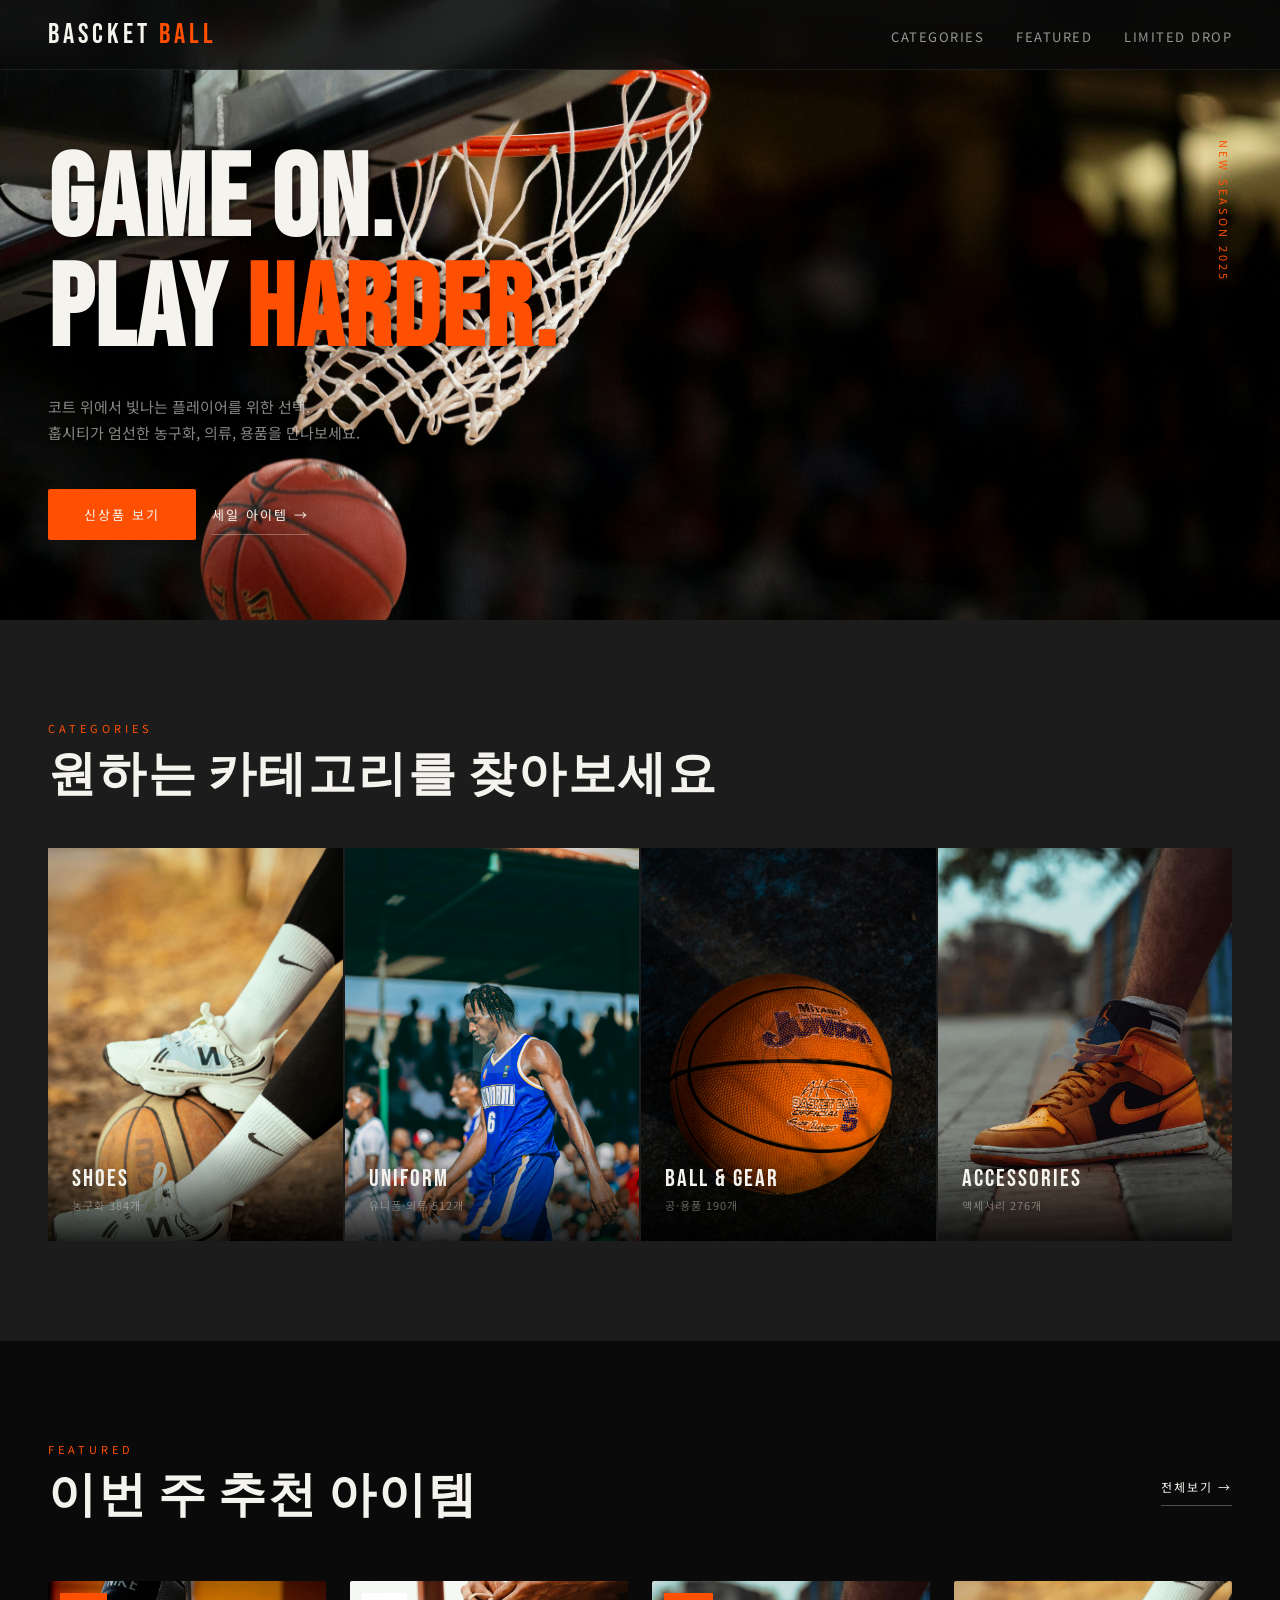
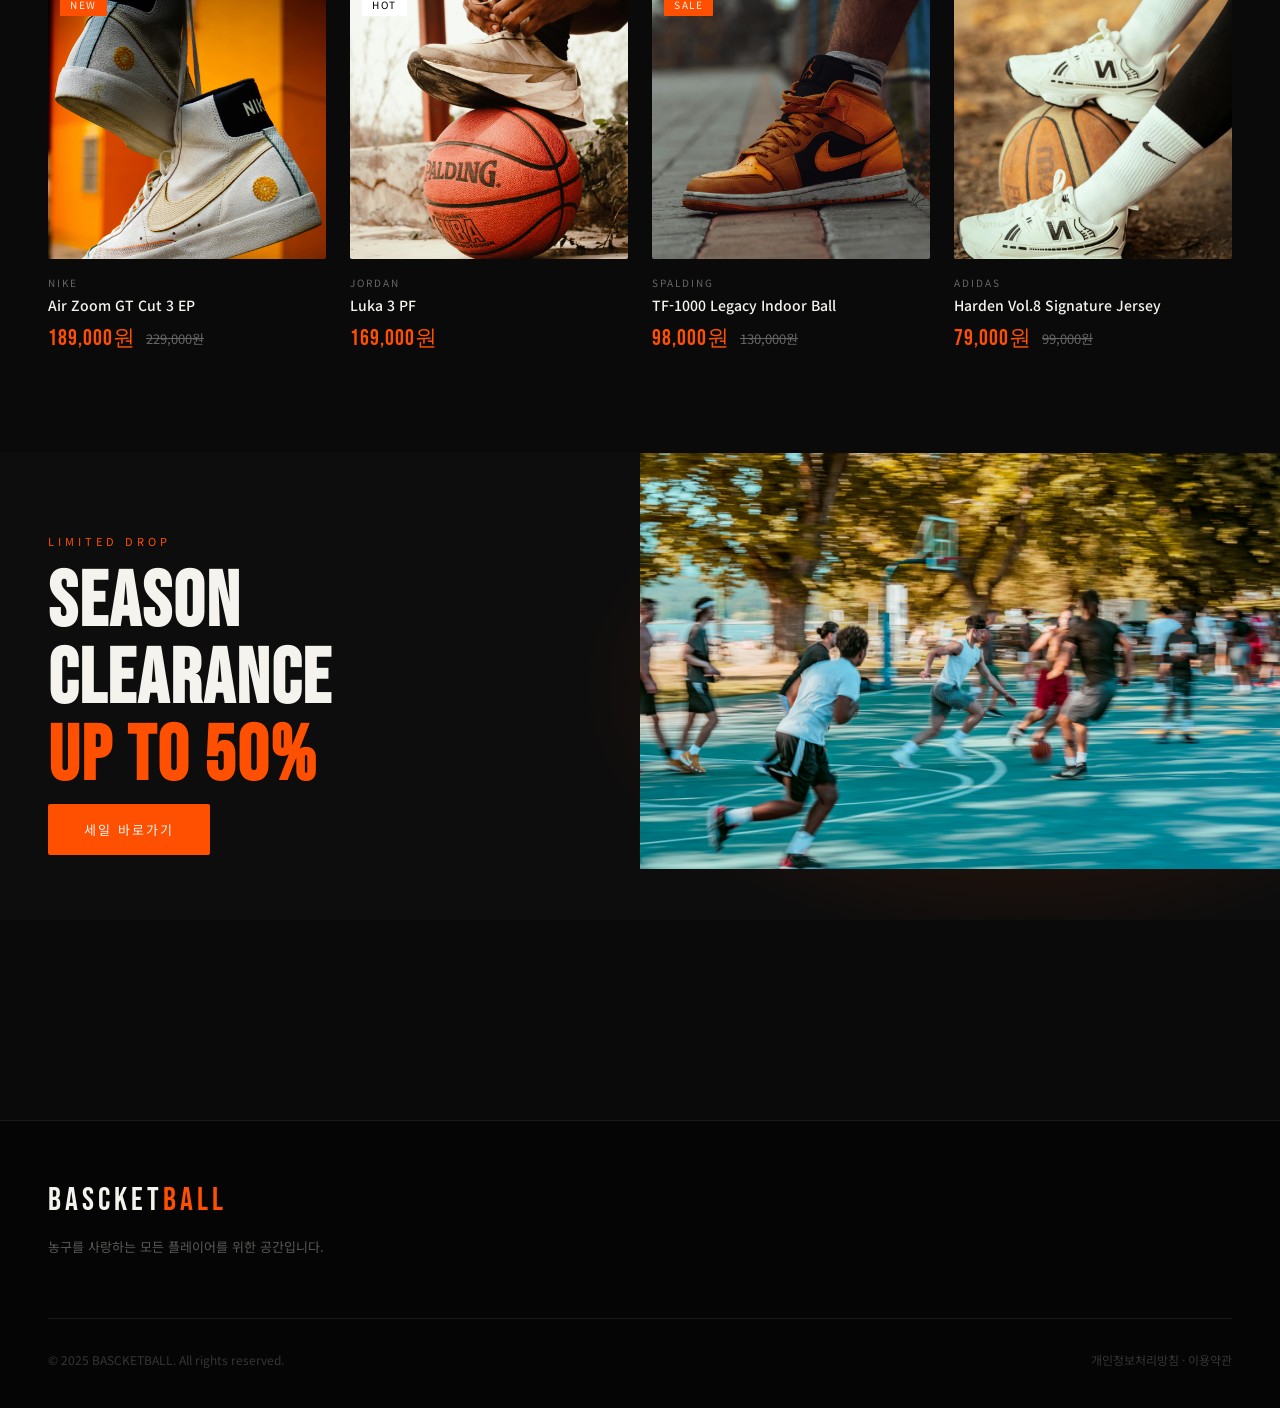
<file: portfolio/bascketball/index.html>
<!doctype html>
<html lang="ko">
  <head>
    <meta charset="UTF-8" />
    <meta name="viewport" content="width=device-width, initial-scale=1.0" />
    <title>BASCKETBALL</title>
    <link href="https://fonts.googleapis.com/css2?family=Bebas+Neue&family=Noto+Sans+KR:wght@300;400;500;700&display=swap" rel="stylesheet" />
    <link rel="stylesheet" href="css/style.min.css" />
  </head>
  <body>
    <!-- NAV -->
    <nav class="nav">
      <a href="#" class="nav-logo">BASCKET <span>BALL</span></a>
      <ul class="nav-links">
        <li><a href="#categories">Categories</a></li>
        <li><a href="#features">Featured</a></li>
        <li><a href="#limited">Limited Drop</a></li>
      </ul>
    </nav>

    <!-- HERO -->
    <section class="hero">
      <div class="hero-bg">
        <picture>
          <source media="(max-width: 900px)" srcset="img/hero_m.jpg" />
          <source media="(min-width: 901px)" srcset="img/hero.jpg" />
          <img src="img/hero.jpg" alt="Hero Background" />
        </picture>
      </div>
      <div class="hero-tag">New Season 2025</div>
      <div class="hero-content fade-in">
        <h1 class="hero-title">
          GAME ON.<br />
          PLAY <em>HARDER.</em>
        </h1>
        <p class="hero-desc">
          코트 위에서 빛나는 플레이어를 위한 선택.<br />
          훕시티가 엄선한 농구화, 의류, 용품을 만나보세요.
        </p>
        <div class="hero-ctas">
          <a href="#" class="btn-primary">신상품 보기</a>
          <a href="#" class="btn-ghost">세일 아이템 →</a>
        </div>
      </div>
    </section>

    <!-- CATEGORY -->
    <section id="categories" class="category-section">
      <div class="fade-in">
        <p class="section-label">Categories</p>
        <h2 class="section-title">원하는 카테고리를 찾아보세요</h2>
      </div>
      <div class="category-grid">
        <div class="cat-card fade-in">
          <div class="cat-bg"><img src="img/shoes1.jpg" alt="" /></div>
          <div class="cat-icon">👟</div>
          <div class="cat-arrow">↗</div>
          <div class="cat-info">
            <div class="cat-name">SHOES</div>
            <div class="cat-count">농구화 384개</div>
          </div>
        </div>
        <div class="cat-card fade-in">
          <div class="cat-bg"><img src="img/uniform.jpg" alt="" /></div>
          <div class="cat-icon">👕</div>
          <div class="cat-arrow">↗</div>
          <div class="cat-info">
            <div class="cat-name">UNIFORM</div>
            <div class="cat-count">유니폼·의류 512개</div>
          </div>
        </div>
        <div class="cat-card fade-in">
          <div class="cat-bg"><img src="img/ball.jpg" alt="" /></div>
          <div class="cat-icon">🏀</div>
          <div class="cat-arrow">↗</div>
          <div class="cat-info">
            <div class="cat-name">BALL & GEAR</div>
            <div class="cat-count">공·용품 190개</div>
          </div>
        </div>
        <div class="cat-card fade-in">
          <div class="cat-bg"><img src="img/shoes2.jpg" alt="" /></div>
          <div class="cat-icon">🧢</div>
          <div class="cat-arrow">↗</div>
          <div class="cat-info">
            <div class="cat-name">ACCESSORIES</div>
            <div class="cat-count">액세서리 276개</div>
          </div>
        </div>
      </div>
    </section>

    <!-- FEATURED PRODUCTS -->
    <section id="features">
      <div class="products-header fade-in">
        <div>
          <p class="section-label">Featured</p>
          <h2 class="section-title">이번 주 추천 아이템</h2>
        </div>
        <a href="#" class="btn-ghost" style="font-size:12px;">전체보기 →</a>
      </div>
      <div class="products-grid">
        <div class="product-card fade-in">
          <div class="product-thumb">
            <div class="product-thumb-inner"><img src="img/shoes3.jpg" alt="" /></div>
            <span class="product-badge">New</span>
          </div>
          <div class="product-brand">Nike</div>
          <div class="product-name">Air Zoom GT Cut 3 EP</div>
          <div class="product-price-row">
            <span class="price-sale">189,000원</span>
            <span class="price-original">229,000원</span>
          </div>
        </div>
        <div class="product-card fade-in">
          <div class="product-thumb" style="background:#1a1a2e;">
            <div class="product-thumb-inner"><img src="img/shoes4.jpg" alt="" /></div>
            <span class="product-badge" style="background:#fff;color:#000;">Hot</span>
          </div>
          <div class="product-brand">Jordan</div>
          <div class="product-name">Luka 3 PF</div>
          <div class="product-price-row">
            <span class="price-sale">169,000원</span>
          </div>
        </div>
        <div class="product-card fade-in">
          <div class="product-thumb" style="background:#0d1a0d;">
            <div class="product-thumb-inner"><img src="img/shoes2.jpg" alt="" /></div>
            <span class="product-badge">Sale</span>
          </div>
          <div class="product-brand">Spalding</div>
          <div class="product-name">TF-1000 Legacy Indoor Ball</div>
          <div class="product-price-row">
            <span class="price-sale">98,000원</span>
            <span class="price-original">130,000원</span>
          </div>
        </div>
        <div class="product-card fade-in">
          <div class="product-thumb" style="background:#1a0a00;">
            <div class="product-thumb-inner"><img src="img/shoes1.jpg" alt="" /></div>
          </div>
          <div class="product-brand">Adidas</div>
          <div class="product-name">Harden Vol.8 Signature Jersey</div>
          <div class="product-price-row">
            <span class="price-sale">79,000원</span>
            <span class="price-original">99,000원</span>
          </div>
        </div>
      </div>
    </section>

    <!-- MID BANNER -->
    <div id="limited" class="banner-section">
      <div class="banner-bg"></div>
      <div class="banner-lines">
        <picture>
          <source media="(max-width: 900px)" srcset="img/01.jpg" />
          <source media="(min-width: 901px)" srcset="img/02.jpg" />
          <img src="img/01.jpg" alt="" />
        </picture>
      </div>
      <div class="banner-content">
        <p class="banner-eyebrow">Limited Drop</p>
        <h2 class="banner-title">
          SEASON<br />
          CLEARANCE<br />
          <span style="color:var(--orange);">UP TO 50%</span>
        </h2>
        <!-- <p class="banner-desc">
          한정 수량 특가 세일.<br />
          재고 소진 시 종료되니 서두르세요.
        </p> -->
        <a href="#" class="btn-primary">세일 바로가기</a>
      </div>
    </div>

    <!-- BRANDS -->
    <div class="brands-section fade-in">
      <p class="brands-title">공식 취급 브랜드</p>
      <div class="brands-row">
        <span class="brand-item">NIKE</span>
        <span class="brand-item">JORDAN</span>
        <span class="brand-item">ADIDAS</span>
        <span class="brand-item">UNDER ARMOUR</span>
        <span class="brand-item">PEAK</span>
        <span class="brand-item">PUMA</span>
        <span class="brand-item">ANTA</span>
        <span class="brand-item">NEW BALANCE</span>
      </div>
    </div>

    <!-- FOOTER -->
    <footer>
      <div class="footer-top">
        <div>
          <div class="footer-brand">BASCKET<span>BALL</span></div>
          <p class="footer-desc">농구를 사랑하는 모든 플레이어를 위한 공간입니다.</p>
        </div>
      </div>
      <div class="footer-bottom">
        <span>© 2025 BASCKETBALL. All rights reserved.</span>
        <span>개인정보처리방침 · 이용약관</span>
      </div>
    </footer>

    <script>
      // Scroll fade-in
      const observer = new IntersectionObserver((entries) => {
        entries.forEach(el => {
          if (el.isIntersecting) {
            el.target.classList.add('visible');
          }
        });
      }, { threshold: 0.1 });

      document.querySelectorAll('.fade-in').forEach(el => observer.observe(el));

      // Nav scroll effect
      window.addEventListener('scroll', () => {
        const nav = document.querySelector('nav');
        nav.style.background = window.scrollY > 60
          ? 'rgba(10,10,10,0.97)'
          : 'rgba(10,10,10,0.85)';
      });
    </script>
  </body>
</html>
</file>
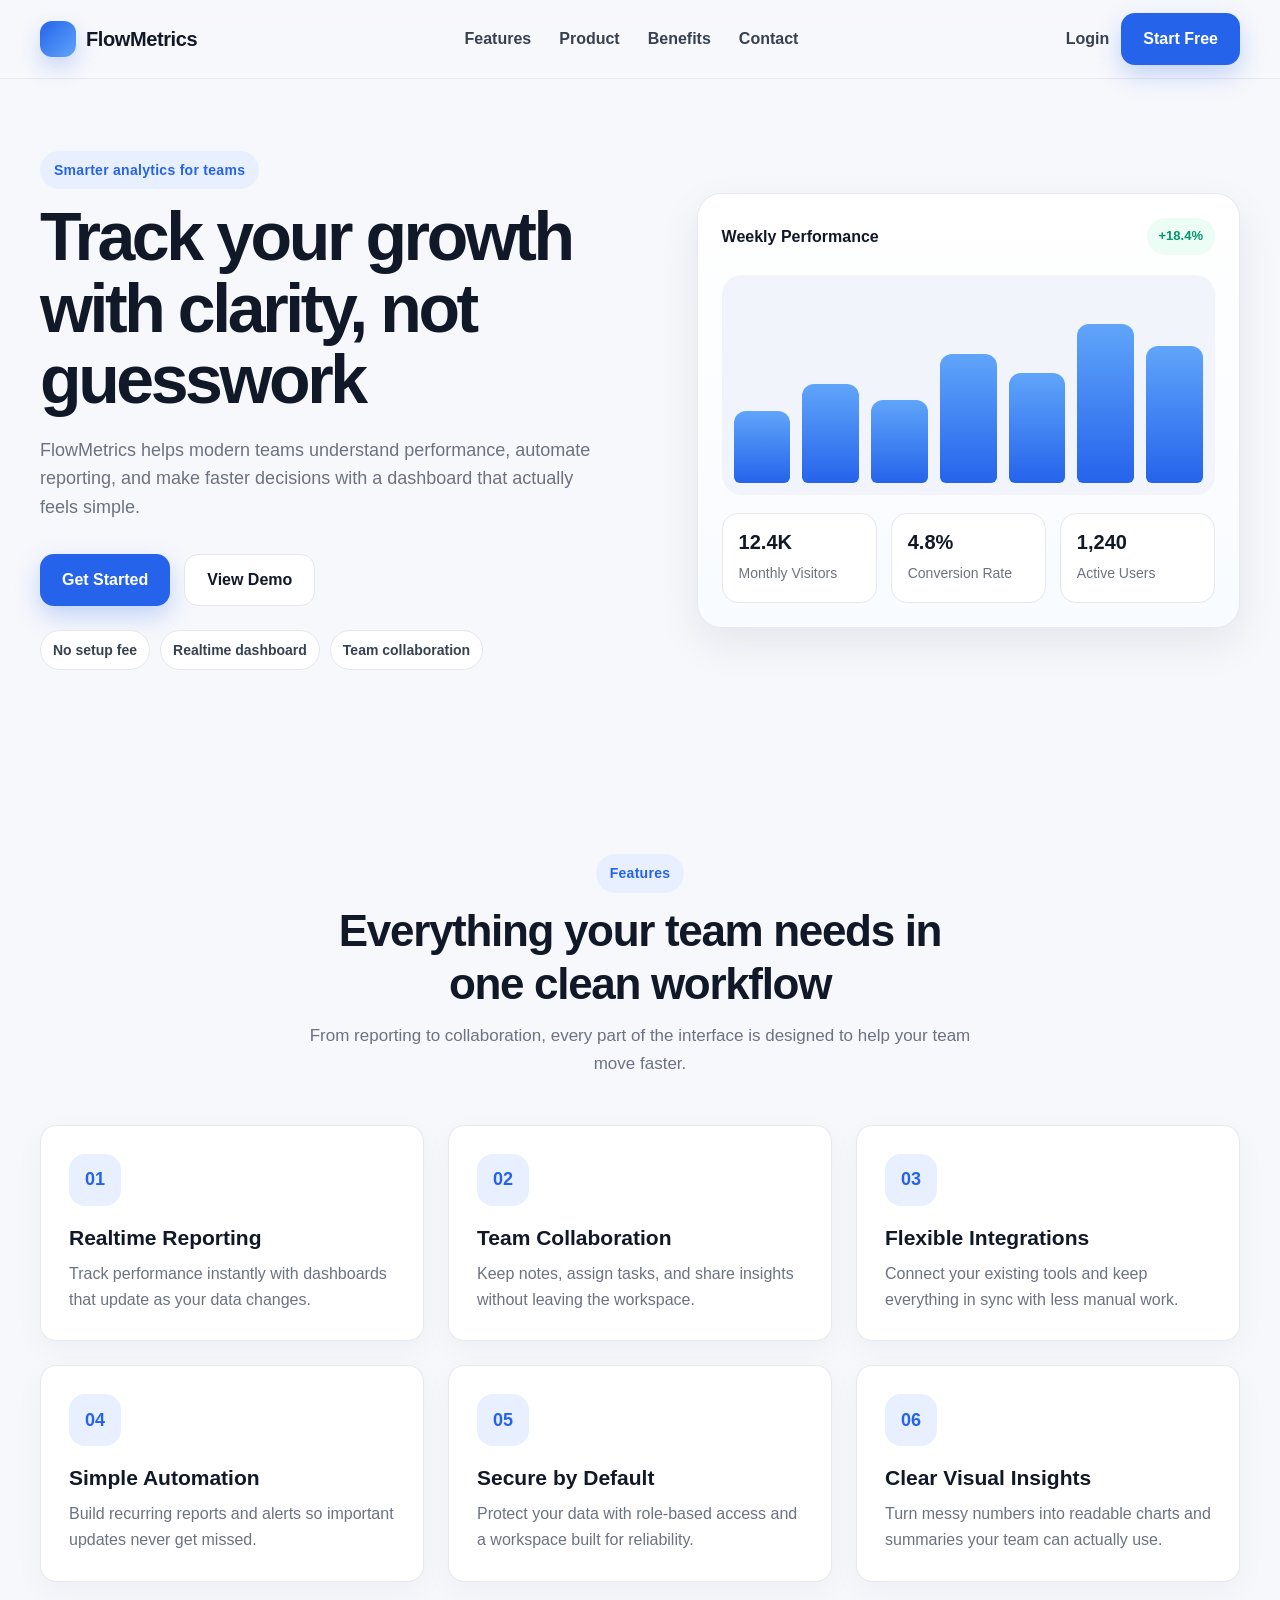
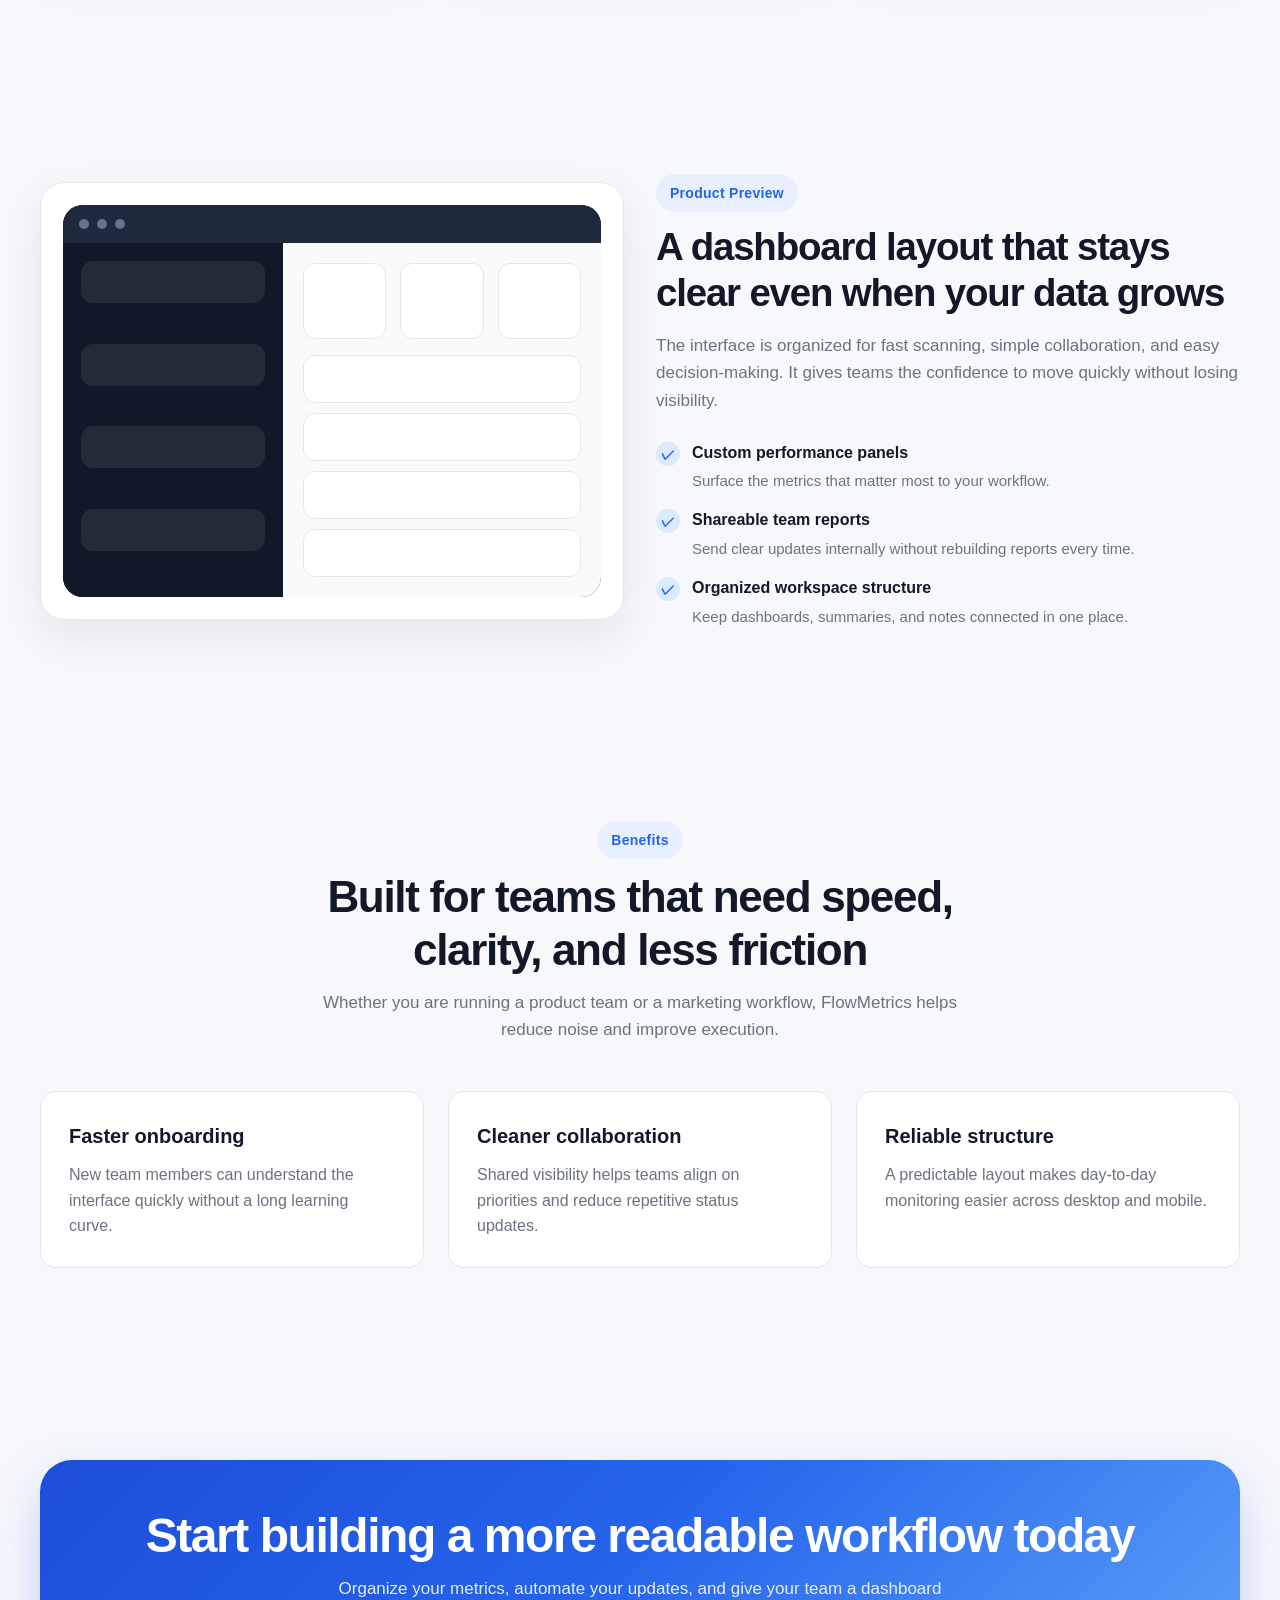
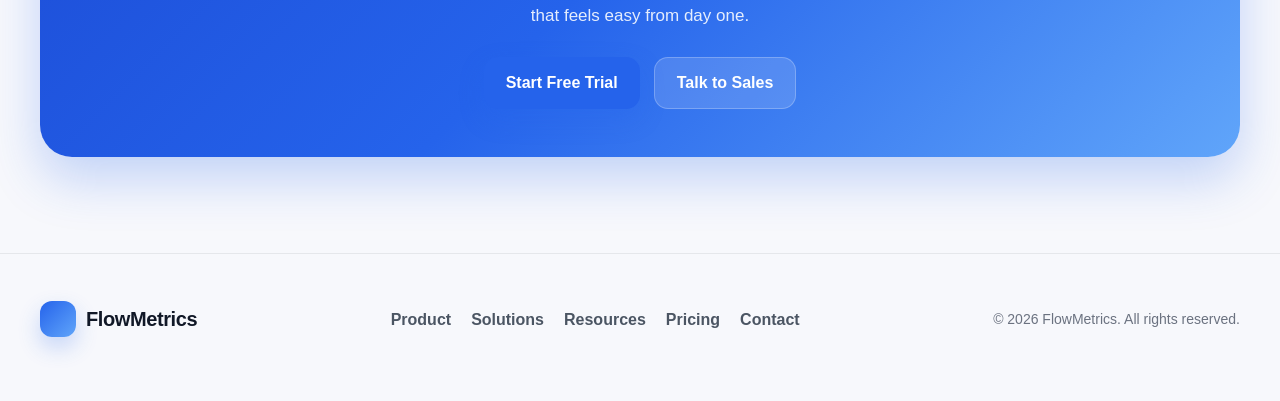
<file: portfolio/flow_matrics/index.html>
<!doctype html>
<html lang="ko">
  <head>
    <meta charset="UTF-8" />
    <meta name="viewport" content="width=device-width, initial-scale=1.0" />
    <title>Flow Metrics</title>
    <link rel="stylesheet" href="css/style.css" />
  </head>
  <body>
    <header class="site-header">
      <div class="container header-inner">
        <a href="#" class="logo">
          <span class="logo-mark" aria-hidden="true"></span>
          <span>FlowMetrics</span>
        </a>

        <nav class="gnb" aria-label="주요 메뉴">
          <a href="#features">Features</a>
          <a href="#preview">Product</a>
          <a href="#benefits">Benefits</a>
          <a href="#contact">Contact</a>
        </nav>

        <div class="header-actions">
          <a href="#" class="link-login">Login</a>
          <a href="#" class="btn btn-primary">Start Free</a>
        </div>
      </div>
    </header>

    <main>
      <section class="hero">
        <div class="container hero-inner">
          <div class="hero-copy">
            <span class="eyebrow">Smarter analytics for teams</span>
            <h1>Track your growth with clarity, not guesswork</h1>
            <p>
              FlowMetrics helps modern teams understand performance, automate reporting, and make faster decisions with a dashboard that actually
              feels simple.
            </p>

            <div class="btn-group">
              <a href="#" class="btn btn-primary">Get Started</a>
              <a href="#" class="btn btn-secondary">View Demo</a>
            </div>

            <div class="hero-badges">
              <span>No setup fee</span>
              <span>Realtime dashboard</span>
              <span>Team collaboration</span>
            </div>
          </div>

          <div class="hero-visual">
            <div class="dashboard-card">
              <div class="dashboard-top">
                <div class="dashboard-title">Weekly Performance</div>
                <div class="status-pill">+18.4%</div>
              </div>

              <div class="chart">
                <div class="bar"></div>
                <div class="bar"></div>
                <div class="bar"></div>
                <div class="bar"></div>
                <div class="bar"></div>
                <div class="bar"></div>
                <div class="bar"></div>
              </div>

              <div class="mini-stats">
                <div class="mini-stat">
                  <strong>12.4K</strong>
                  <span>Monthly Visitors</span>
                </div>
                <div class="mini-stat">
                  <strong>4.8%</strong>
                  <span>Conversion Rate</span>
                </div>
                <div class="mini-stat">
                  <strong>1,240</strong>
                  <span>Active Users</span>
                </div>
              </div>
            </div>
          </div>
        </div>
      </section>

      <section id="features" class="section">
        <div class="container">
          <div class="section-head">
            <span class="eyebrow">Features</span>
            <h2 class="section-title">Everything your team needs in one clean workflow</h2>
            <p class="section-desc">From reporting to collaboration, every part of the interface is designed to help your team move faster.</p>
          </div>

          <div class="features-grid">
            <article class="feature-card">
              <div class="feature-icon">01</div>
              <h3>Realtime Reporting</h3>
              <p>Track performance instantly with dashboards that update as your data changes.</p>
            </article>

            <article class="feature-card">
              <div class="feature-icon">02</div>
              <h3>Team Collaboration</h3>
              <p>Keep notes, assign tasks, and share insights without leaving the workspace.</p>
            </article>

            <article class="feature-card">
              <div class="feature-icon">03</div>
              <h3>Flexible Integrations</h3>
              <p>Connect your existing tools and keep everything in sync with less manual work.</p>
            </article>

            <article class="feature-card">
              <div class="feature-icon">04</div>
              <h3>Simple Automation</h3>
              <p>Build recurring reports and alerts so important updates never get missed.</p>
            </article>

            <article class="feature-card">
              <div class="feature-icon">05</div>
              <h3>Secure by Default</h3>
              <p>Protect your data with role-based access and a workspace built for reliability.</p>
            </article>

            <article class="feature-card">
              <div class="feature-icon">06</div>
              <h3>Clear Visual Insights</h3>
              <p>Turn messy numbers into readable charts and summaries your team can actually use.</p>
            </article>
          </div>
        </div>
      </section>

      <section id="preview" class="section">
        <div class="container preview-wrap">
          <div class="preview-shot">
            <div class="preview-ui">
              <div class="preview-ui-top">
                <span></span>
                <span></span>
                <span></span>
              </div>

              <div class="preview-ui-body">
                <div class="preview-side">
                  <div></div>
                  <div></div>
                  <div></div>
                  <div></div>
                </div>

                <div class="preview-main">
                  <div class="preview-main-top">
                    <div class="preview-main-card"></div>
                    <div class="preview-main-card"></div>
                    <div class="preview-main-card"></div>
                  </div>

                  <div class="preview-table">
                    <div class="preview-table-row"></div>
                    <div class="preview-table-row"></div>
                    <div class="preview-table-row"></div>
                    <div class="preview-table-row"></div>
                  </div>
                </div>
              </div>
            </div>
          </div>

          <div class="preview-copy">
            <span class="eyebrow">Product Preview</span>
            <h2>A dashboard layout that stays clear even when your data grows</h2>
            <p>
              The interface is organized for fast scanning, simple collaboration, and easy decision-making. It gives teams the confidence to move
              quickly without losing visibility.
            </p>

            <div class="check-list">
              <div class="check-item">
                <div class="check-mark">✓</div>
                <div>
                  <strong>Custom performance panels</strong>
                  <p>Surface the metrics that matter most to your workflow.</p>
                </div>
              </div>

              <div class="check-item">
                <div class="check-mark">✓</div>
                <div>
                  <strong>Shareable team reports</strong>
                  <p>Send clear updates internally without rebuilding reports every time.</p>
                </div>
              </div>

              <div class="check-item">
                <div class="check-mark">✓</div>
                <div>
                  <strong>Organized workspace structure</strong>
                  <p>Keep dashboards, summaries, and notes connected in one place.</p>
                </div>
              </div>
            </div>
          </div>
        </div>
      </section>

      <section id="benefits" class="section">
        <div class="container">
          <div class="section-head">
            <span class="eyebrow">Benefits</span>
            <h2 class="section-title">Built for teams that need speed, clarity, and less friction</h2>
            <p class="section-desc">
              Whether you are running a product team or a marketing workflow, FlowMetrics helps reduce noise and improve execution.
            </p>
          </div>

          <div class="benefits-grid">
            <article class="benefit-card">
              <h3>Faster onboarding</h3>
              <p>New team members can understand the interface quickly without a long learning curve.</p>
            </article>

            <article class="benefit-card">
              <h3>Cleaner collaboration</h3>
              <p>Shared visibility helps teams align on priorities and reduce repetitive status updates.</p>
            </article>

            <article class="benefit-card">
              <h3>Reliable structure</h3>
              <p>A predictable layout makes day-to-day monitoring easier across desktop and mobile.</p>
            </article>
          </div>
        </div>
      </section>

      <section id="contact" class="section">
        <div class="container">
          <div class="cta-box">
            <h2>Start building a more readable workflow today</h2>
            <p>Organize your metrics, automate your updates, and give your team a dashboard that feels easy from day one.</p>
            <div class="btn-group">
              <a href="#" class="btn btn-primary">Start Free Trial</a>
              <a href="#" class="btn btn-secondary">Talk to Sales</a>
            </div>
          </div>
        </div>
      </section>
    </main>

    <footer class="site-footer">
      <div class="container footer-inner">
        <a href="#" class="logo">
          <span class="logo-mark" aria-hidden="true"></span>
          <span>FlowMetrics</span>
        </a>

        <div class="footer-links">
          <a href="#">Product</a>
          <a href="#">Solutions</a>
          <a href="#">Resources</a>
          <a href="#">Pricing</a>
          <a href="#">Contact</a>
        </div>

        <p class="footer-copy">© 2026 FlowMetrics. All rights reserved.</p>
      </div>
    </footer>
  </body>
</html>
</file>
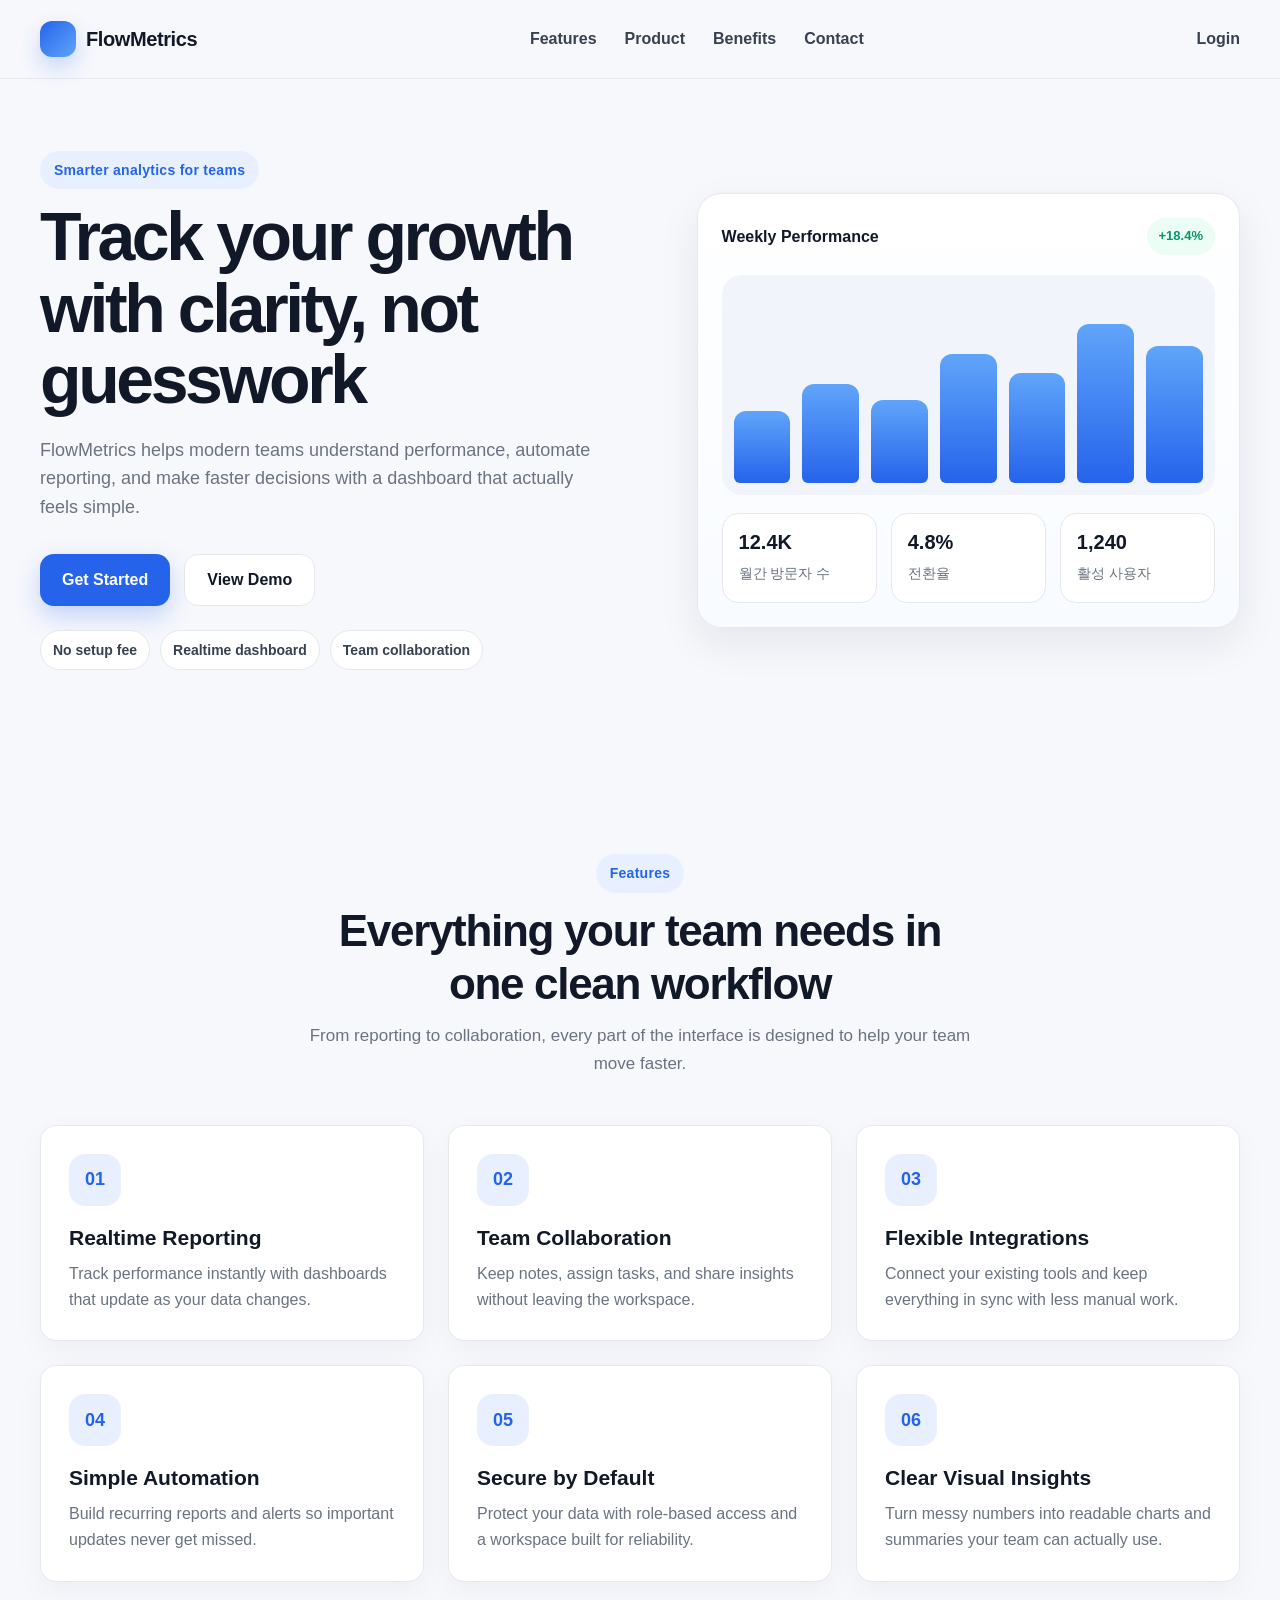
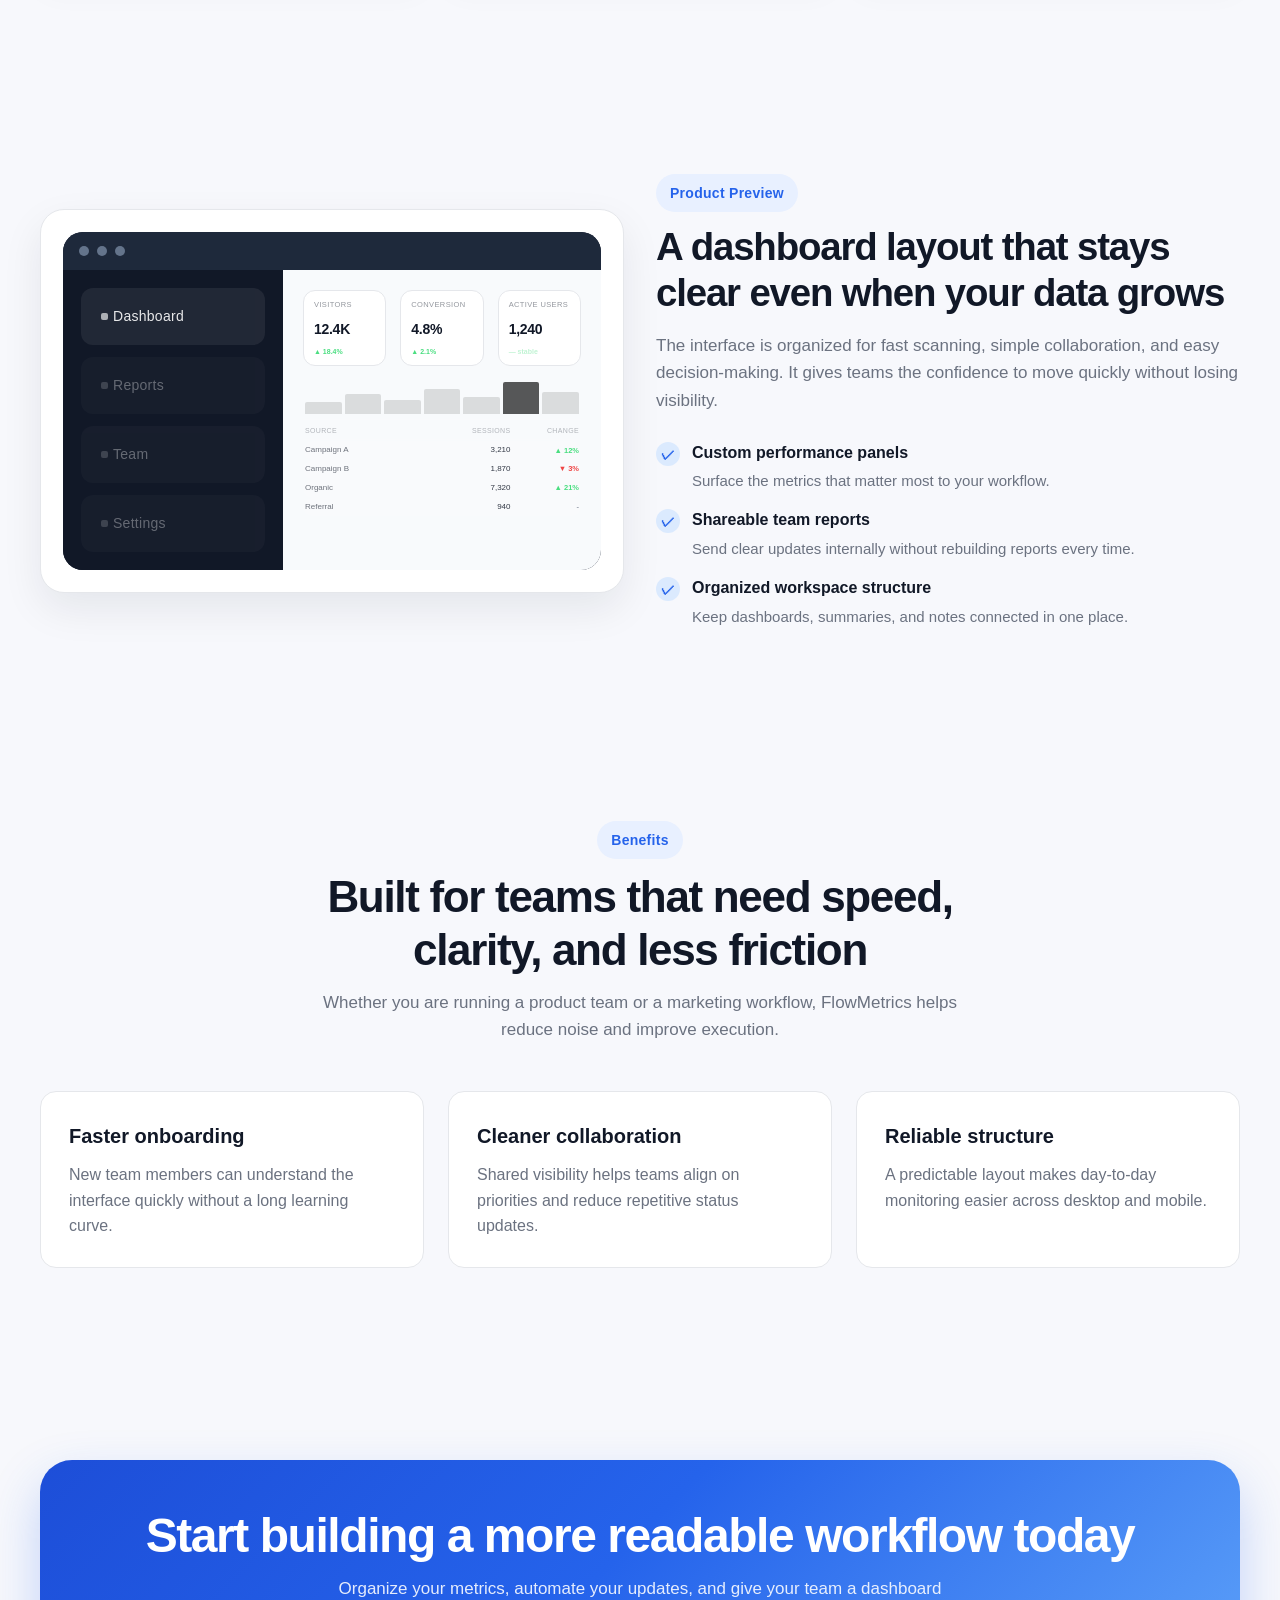
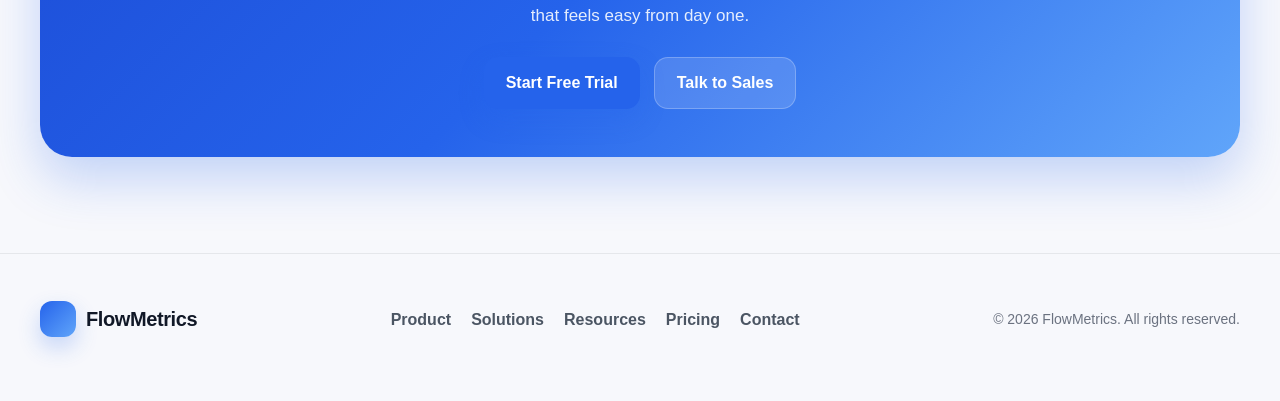
<file: portfolio/flowmatrics/index.html>
<!doctype html>
<html lang="ko">
  <head>
    <meta charset="UTF-8" />
    <meta name="viewport" content="width=device-width, initial-scale=1.0" />
    <title>Landing</title>
    <link rel="stylesheet" href="css/style.min.css" />
  </head>
  <body>
    <header class="site-header">
      <div class="container header-inner">
        <a href="#" class="logo">
          <span class="logo-mark" aria-hidden="true"></span>
          <span>FlowMetrics</span>
        </a>

        <nav class="gnb" aria-label="주요 메뉴">
          <a href="#features">Features</a>
          <a href="#preview">Product</a>
          <a href="#benefits">Benefits</a>
          <a href="#contact">Contact</a>
        </nav>

        <div class="header-actions">
          <a href="#" class="link-login">Login</a>
          <!-- <a href="#" class="btn btn-primary">Start Free</a> -->
        </div>
      </div>
    </header>

    <main>
      <section class="hero">
        <div class="container hero-inner">
          <div class="hero-copy">
            <span class="eyebrow">Smarter analytics for teams</span>
            <h1>Track your growth with clarity, not guesswork</h1>
            <p>
              FlowMetrics helps modern teams understand performance, automate reporting, and make faster decisions with a dashboard that actually
              feels simple.
            </p>

            <div class="btn-group">
              <a href="#" class="btn btn-primary">Get Started</a>
              <a href="#" class="btn btn-secondary">View Demo</a>
            </div>

            <div class="hero-badges">
              <span>No setup fee</span>
              <span>Realtime dashboard</span>
              <span>Team collaboration</span>
            </div>
          </div>

          <div class="hero-visual">
            <div class="dashboard-card">
              <div class="dashboard-top">
                <div class="dashboard-title">Weekly Performance</div>
                <div class="status-pill">+18.4%</div>
              </div>

              <div class="chart">
                <div class="bar"></div>
                <div class="bar"></div>
                <div class="bar"></div>
                <div class="bar"></div>
                <div class="bar"></div>
                <div class="bar"></div>
                <div class="bar"></div>
              </div>

              <div class="mini-stats">
                <div class="mini-stat">
                  <strong>12.4K</strong>
                  <span>월간 방문자 수</span>
                </div>
                <div class="mini-stat">
                  <strong>4.8%</strong>
                  <span>전환율</span>
                </div>
                <div class="mini-stat">
                  <strong>1,240</strong>
                  <span>활성 사용자</span>
                </div>
              </div>
            </div>
          </div>
        </div>
      </section>

      <section id="features" class="section">
        <div class="container">
          <div class="section-head">
            <span class="eyebrow">Features</span>
            <h2 class="section-title">Everything your team needs in one clean workflow</h2>
            <p class="section-desc">From reporting to collaboration, every part of the interface is designed to help your team move faster.</p>
          </div>

          <div class="features-grid">
            <article class="feature-card">
              <div class="feature-icon">01</div>
              <h3>Realtime Reporting</h3>
              <p>Track performance instantly with dashboards that update as your data changes.</p>
            </article>

            <article class="feature-card">
              <div class="feature-icon">02</div>
              <h3>Team Collaboration</h3>
              <p>Keep notes, assign tasks, and share insights without leaving the workspace.</p>
            </article>

            <article class="feature-card">
              <div class="feature-icon">03</div>
              <h3>Flexible Integrations</h3>
              <p>Connect your existing tools and keep everything in sync with less manual work.</p>
            </article>

            <article class="feature-card">
              <div class="feature-icon">04</div>
              <h3>Simple Automation</h3>
              <p>Build recurring reports and alerts so important updates never get missed.</p>
            </article>

            <article class="feature-card">
              <div class="feature-icon">05</div>
              <h3>Secure by Default</h3>
              <p>Protect your data with role-based access and a workspace built for reliability.</p>
            </article>

            <article class="feature-card">
              <div class="feature-icon">06</div>
              <h3>Clear Visual Insights</h3>
              <p>Turn messy numbers into readable charts and summaries your team can actually use.</p>
            </article>
          </div>
        </div>
      </section>

      <section id="preview" class="section">
        <div class="container preview-wrap">
          <div class="preview-shot">
            <div class="preview-ui">
              <div class="preview-ui-top">
                <span></span>
                <span></span>
                <span></span>
              </div>

              <div class="preview-ui-body">
                <div class="preview-side">
                  <div class="sb" style="opacity:.9;">
                    <span class="sb-blit" style="opacity:.7;"></span>
                    <span class="sb-label">Dashboard</span>
                  </div>
                  <div class="sb">
                    <span class="sb-blit"></span>
                    <span class="sb-label">Reports</span>
                  </div>
                  <div class="sb">
                    <span class="sb-blit"></span>
                    <span class="sb-label">Team</span>
                  </div>
                  <div class="sb">
                    <span class="sb-blit"></span>
                    <span class="sb-label">Settings</span>
                  </div>
                </div>

                <div class="preview-main">
                  <div class="preview-main-top">
                    <div class="preview-main-card">
                      <span class="db-label">Visitors</span>
                      <span class="db-value">12.4K</span>
                      <span class="db-change">▲ 18.4%</span>
                    </div>
                    <div class="preview-main-card">
                      <span class="db-label">Conversion</span>
                      <span class="db-value">4.8%</span>
                      <span class="db-change">▲ 2.1%</span>
                    </div>
                    <div class="preview-main-card">
                      <span class="db-label">Active Users</span>
                      <span class="db-value">1,240</span>
                      <span class="db-change" style="opacity:.35;">— stable</span>
                    </div>
                  </div>

                  <div class="preview-table">
                    <div class="mini-chart">
                      <div style="height:38%;"></div>
                      <div style="height:62%;"></div>
                      <div style="height:45%;"></div>
                      <div style="height:78%;"></div>
                      <div style="height:52%;"></div>
                      <div class="current"></div>
                      <div style="height:68%;"></div>
                    </div>

                    <div class="preview-table-hd">
                      <span>Source</span>
                      <span>Sessions</span>
                      <span>Change</span>
                    </div>

                    <div class="preview-table-row">
                      <span class="prj-label">Campaign A</span>
                      <span class="prj-value">3,210</span>
                      <span class="prj-change up">▲ 12%</span>
                    </div>
                    <div class="preview-table-row">
                      <span class="prj-label">Campaign B</span>
                      <span class="prj-value">1,870</span>
                      <span class="prj-change down">▼ 3%</span>
                    </div>
                    <div class="preview-table-row">
                      <span class="prj-label">Organic</span>
                      <span class="prj-value">7,320</span>
                      <span class="prj-change up">▲ 21%</span>
                    </div>
                    <div class="preview-table-row">
                      <span class="prj-label">Referral</span>
                      <span class="prj-value">940</span>
                      <span class="prj-change neutral">-</span>
                    </div>
                  </div>
                </div>
              </div>
            </div>
          </div>

          <div class="preview-copy">
            <span class="eyebrow">Product Preview</span>
            <h2>A dashboard layout that stays clear even when your data grows</h2>
            <p>
              The interface is organized for fast scanning, simple collaboration, and easy decision-making. It gives teams the confidence to move
              quickly without losing visibility.
            </p>

            <div class="check-list">
              <div class="check-item">
                <div class="check-mark">✓</div>
                <div>
                  <strong>Custom performance panels</strong>
                  <p>Surface the metrics that matter most to your workflow.</p>
                </div>
              </div>

              <div class="check-item">
                <div class="check-mark">✓</div>
                <div>
                  <strong>Shareable team reports</strong>
                  <p>Send clear updates internally without rebuilding reports every time.</p>
                </div>
              </div>

              <div class="check-item">
                <div class="check-mark">✓</div>
                <div>
                  <strong>Organized workspace structure</strong>
                  <p>Keep dashboards, summaries, and notes connected in one place.</p>
                </div>
              </div>
            </div>
          </div>
        </div>
      </section>

      <section id="benefits" class="section">
        <div class="container">
          <div class="section-head">
            <span class="eyebrow">Benefits</span>
            <h2 class="section-title">Built for teams that need speed, clarity, and less friction</h2>
            <p class="section-desc">
              Whether you are running a product team or a marketing workflow, FlowMetrics helps reduce noise and improve execution.
            </p>
          </div>

          <div class="benefits-grid">
            <article class="benefit-card">
              <h3>Faster onboarding</h3>
              <p>New team members can understand the interface quickly without a long learning curve.</p>
            </article>

            <article class="benefit-card">
              <h3>Cleaner collaboration</h3>
              <p>Shared visibility helps teams align on priorities and reduce repetitive status updates.</p>
            </article>

            <article class="benefit-card">
              <h3>Reliable structure</h3>
              <p>A predictable layout makes day-to-day monitoring easier across desktop and mobile.</p>
            </article>
          </div>
        </div>
      </section>

      <section id="contact" class="section">
        <div class="container">
          <div class="cta-box">
            <h2>Start building a more readable workflow today</h2>
            <p>Organize your metrics, automate your updates, and give your team a dashboard that feels easy from day one.</p>
            <div class="btn-group">
              <a href="#" class="btn btn-primary">Start Free Trial</a>
              <a href="#" class="btn btn-secondary">Talk to Sales</a>
            </div>
          </div>
        </div>
      </section>
    </main>

    <footer class="site-footer">
      <div class="container footer-inner">
        <a href="#" class="logo">
          <span class="logo-mark" aria-hidden="true"></span>
          <span>FlowMetrics</span>
        </a>

        <div class="footer-links">
          <a href="#">Product</a>
          <a href="#">Solutions</a>
          <a href="#">Resources</a>
          <a href="#">Pricing</a>
          <a href="#">Contact</a>
        </div>

        <p class="footer-copy">© 2026 FlowMetrics. All rights reserved.</p>
      </div>
    </footer>
  </body>
</html>
</file>
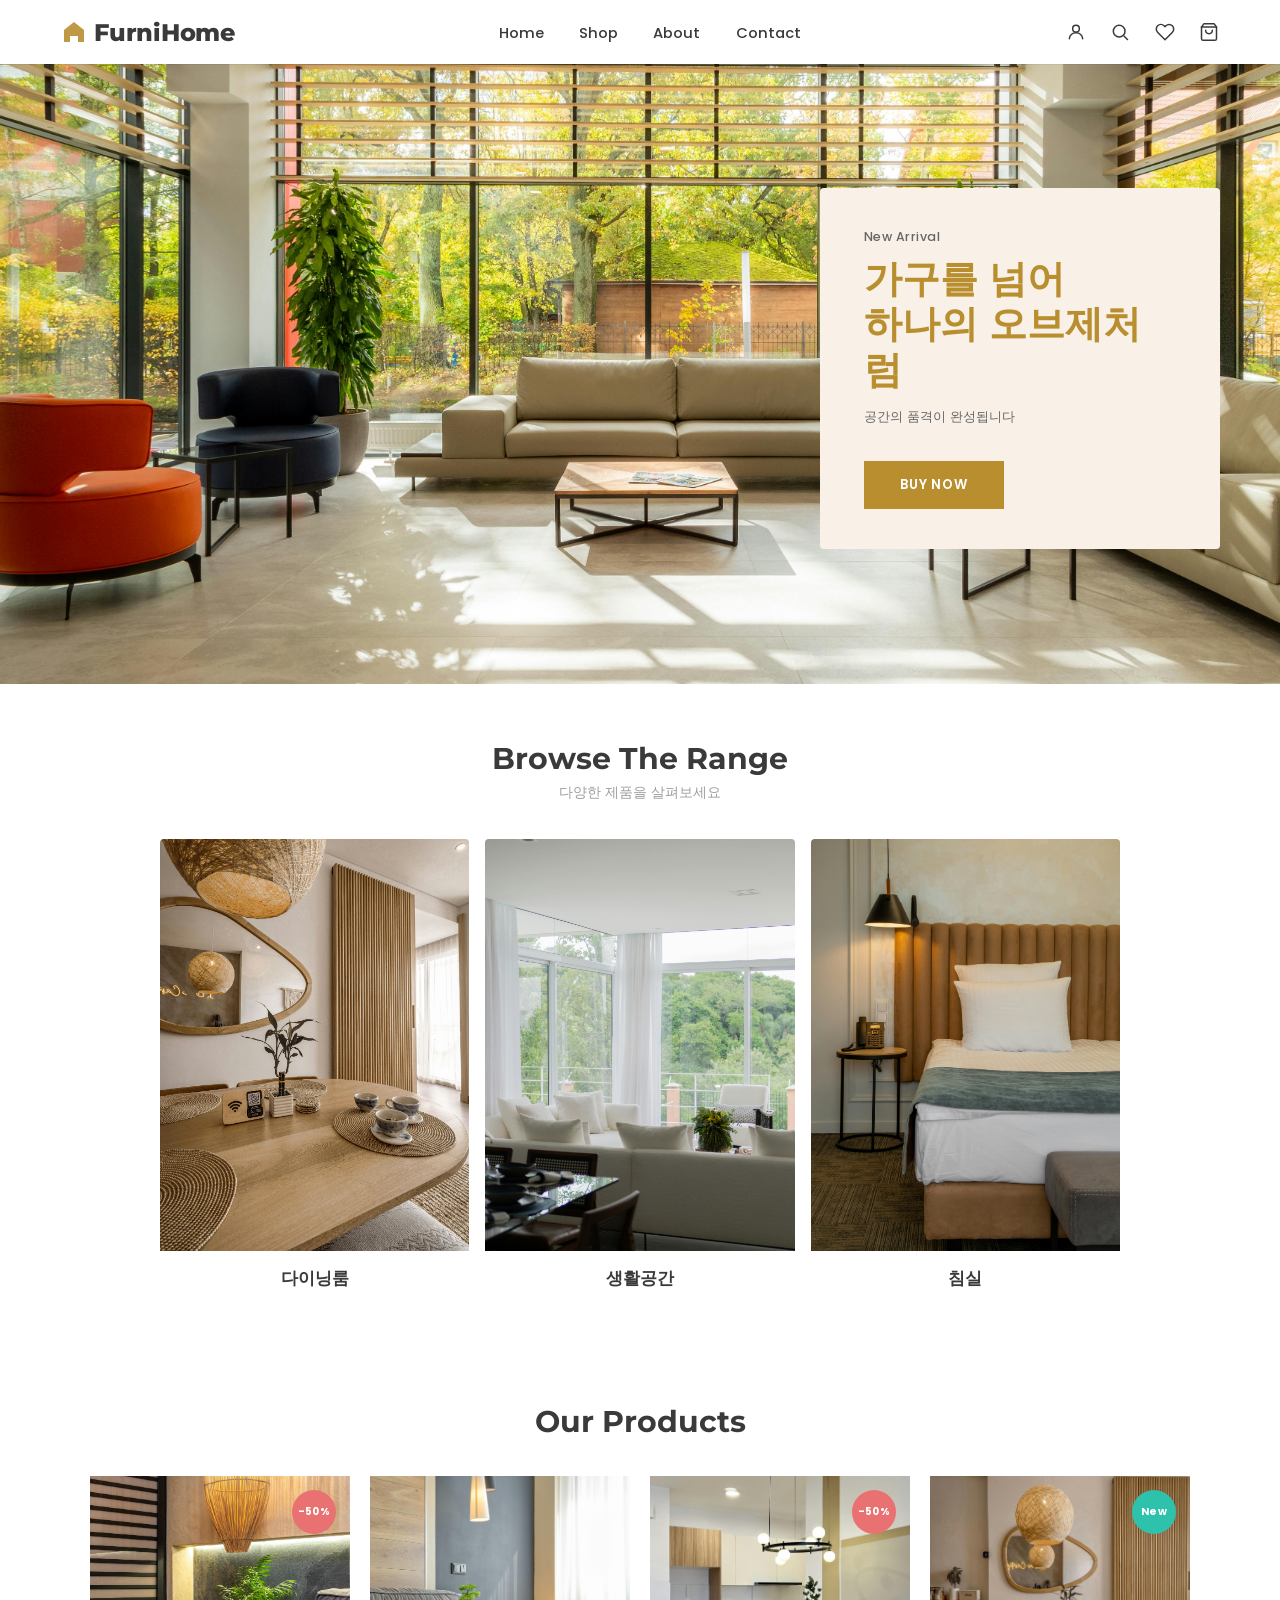
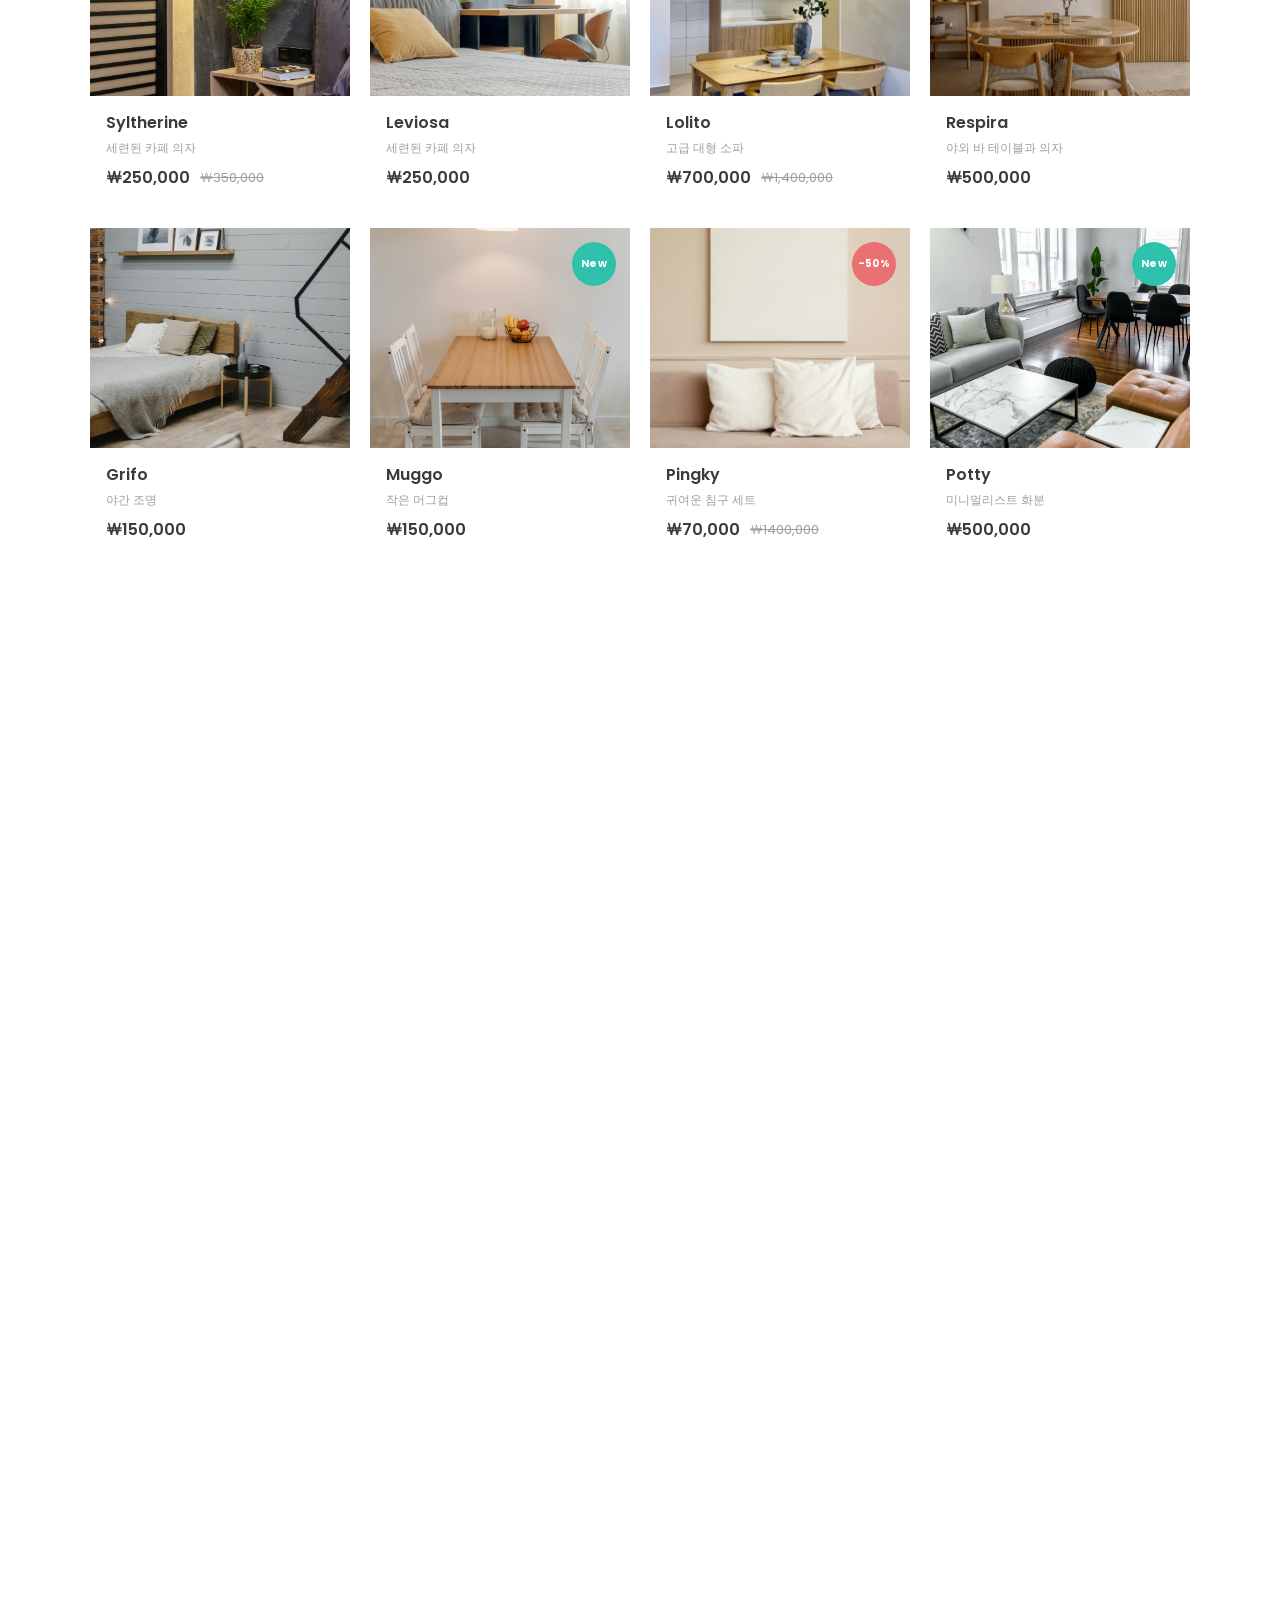
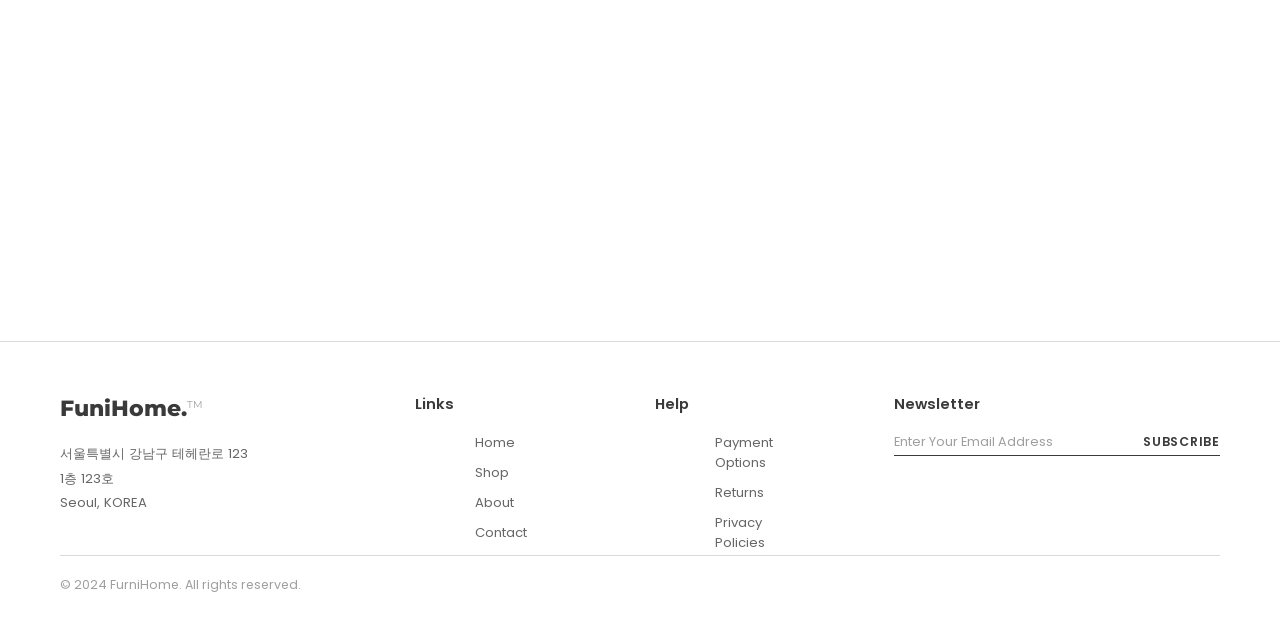
<file: portfolio/furnihome/index.html>
<!doctype html>
<html lang="ko">
  <head>
    <meta charset="UTF-8" />
    <meta name="viewport" content="width=device-width, initial-scale=1.0" />
    <title>FurniHome — New Collection</title>
    <link
      href="https://fonts.googleapis.com/css2?family=Poppins:wght@300;400;500;600;700&family=Montserrat:wght@700;800&display=swap"
      rel="stylesheet"
    />
    <link rel="stylesheet" href="css/style.min.css" />
  </head>
  <body>
    <!-- NAV -->
    <nav class="nav" aria-label="주요 탐색">
      <a href="index.html" class="nav-logo" aria-label="FurniHome 홈">
        <svg class="nav-logo-icon" viewBox="0 0 28 28" fill="none" xmlns="http://www.w3.org/2000/svg" aria-hidden="true">
          <path d="M4 24V12L14 4L24 12V24H18V18H10V24H4Z" fill="#b88e2f" opacity=".9" />
        </svg>
        FurniHome
      </a>
      <ul class="nav-links" role="list">
        <li><a href="index.html">Home</a></li>
        <li><a href="shop.html">Shop</a></li>
        <li><a href="#">About</a></li>
        <li><a href="#">Contact</a></li>
      </ul>
      <div class="nav-icons" aria-label="계정 및 장바구니">
        <button class="nav-icon-btn" aria-label="내 계정">
          <svg viewBox="0 0 24 24">
            <circle cx="12" cy="8" r="4" />
            <path d="M4 20c0-4 3.6-7 8-7s8 3 8 7" />
          </svg>
        </button>
        <button class="nav-icon-btn" aria-label="검색">
          <svg viewBox="0 0 24 24">
            <circle cx="11" cy="11" r="7" />
            <path d="M21 21l-4-4" />
          </svg>
        </button>
        <button class="nav-icon-btn" aria-label="위시리스트">
          <svg viewBox="0 0 24 24">
            <path
              d="M20.84 4.61a5.5 5.5 0 0 0-7.78 0L12 5.67l-1.06-1.06a5.5 5.5 0 0 0-7.78 7.78l1.06 1.06L12 21.23l7.78-7.78 1.06-1.06a5.5 5.5 0 0 0 0-7.78z"
            />
          </svg>
        </button>
        <button class="nav-icon-btn" aria-label="장바구니">
          <svg viewBox="0 0 24 24">
            <path d="M6 2L3 6v14a2 2 0 0 0 2 2h14a2 2 0 0 0 2-2V6l-3-4z" />
            <line x1="3" y1="6" x2="21" y2="6" />
            <path d="M16 10a4 4 0 0 1-8 0" />
          </svg>
        </button>
      </div>
    </nav>

    <!-- HERO -->
    <section class="hero" aria-label="신상품 히어로 배너">
      <div class="hero-bg" aria-hidden="true"></div>
      <!-- <div class="hero-deco" aria-hidden="true"></div> -->
      <div class="hero-card reveal">
        <p class="hero-eyebrow">New Arrival</p>
        <h1 class="hero-title">가구를 넘어<br />하나의 오브제처럼</h1>
        <p class="hero-desc">공간의 품격이 완성됩니다</p>
        <a href="#" class="btn-gold">BUY NOW</a>
      </div>
    </section>

    <!-- BROWSE THE RANGE -->
    <section class="browse reveal" aria-labelledby="browse-heading">
      <h2 id="browse-heading" class="section-title">Browse The Range</h2>
      <p class="section-sub">다양한 제품을 살펴보세요</p>
      <div class="browse-grid" role="list">
        <div class="browse-card" role="listitem" tabindex="0" aria-label="Dining 카테고리">
          <div class="browse-card-img" style="background-image: url('img/dining.jpg');" aria-hidden="true"><a href="shop.html"></a></div>
          <a href="shop.html" class="browse-card-label">다이닝룸</a>
        </div>
        <div class="browse-card" role="listitem" tabindex="0" aria-label="Living 카테고리">
          <div class="browse-card-img" style="background-image: url('img/living.jpg');" aria-hidden="true"><a href="shop.html"></a></div>
          <a href="shop.html" class="browse-card-label">생활공간</a>
        </div>
        <div class="browse-card" role="listitem" tabindex="0" aria-label="Bedroom 카테고리">
          <div class="browse-card-img" style="background-image: url('img/bedroom.jpg');" aria-hidden="true"><a href="shop.html"></a></div>
          <a href="shop.html" class="browse-card-label">침실</a>
        </div>
      </div>
    </section>

    <!-- OUR PRODUCTS -->
    <section class="products" aria-labelledby="products-heading">
      <div class="products-header reveal">
        <h2 id="products-heading" class="section-title">Our Products</h2>
      </div>

      <ul class="products-grid reveal" role="list">
        <!-- 1 -->
        <li class="product-card" role="listitem">
          <div class="product-thumb">
            <div class="product-thumb-img" style="background-image:url('img/product_01.jpg');" aria-hidden="true"></div>
            <div class="product-overlay" aria-hidden="true">
              <button class="btn-add">Add to cart</button>
              <div class="overlay-actions">
                <span class="overlay-action">
                  <svg viewBox="0 0 24 24">
                    <path d="M4 12v8a2 2 0 0 0 2 2h12a2 2 0 0 0 2-2v-8" />
                    <polyline points="16 6 12 2 8 6" />
                    <line x1="12" y1="2" x2="12" y2="15" />
                  </svg>
                  Share
                </span>
                <span class="overlay-action">
                  <svg viewBox="0 0 24 24"><polyline points="6 9 12 15 18 9" /></svg>
                  Compare
                </span>
                <span class="overlay-action">
                  <svg viewBox="0 0 24 24">
                    <path
                      d="M20.84 4.61a5.5 5.5 0 0 0-7.78 0L12 5.67l-1.06-1.06a5.5 5.5 0 0 0-7.78 7.78l7.78 7.78 7.78-7.78 1.06-1.06a5.5 5.5 0 0 0 0-7.78z"
                    />
                  </svg>
                  Like
                </span>
              </div>
            </div>
          </div>
          <a href="detail.html" class="product-info">
            <div class="product-name">Syltherine</div>
            <div class="product-sub">세련된 카페 의자</div>
            <div class="product-price">
              <span class="price-main">￦250,000</span>
              <span class="price-orig">￦350,000</span>
            </div>
          </a>
          <span class="badge badge-sale" aria-label="50% 할인">-50%</span>
        </li>

        <!-- 2 -->
        <li class="product-card" role="listitem">
          <div class="product-thumb">
            <div class="product-thumb-img" style="background-image:url('img/product_02.jpg');" aria-hidden="true"></div>
            <div class="product-overlay" aria-hidden="true">
              <button class="btn-add">Add to cart</button>
              <div class="overlay-actions">
                <span class="overlay-action">
                  <svg viewBox="0 0 24 24">
                    <path d="M4 12v8a2 2 0 0 0 2 2h12a2 2 0 0 0 2-2v-8" />
                    <polyline points="16 6 12 2 8 6" />
                    <line x1="12" y1="2" x2="12" y2="15" />
                  </svg>
                  Share
                </span>
                <span class="overlay-action">
                  <svg viewBox="0 0 24 24"><polyline points="6 9 12 15 18 9" /></svg>
                  Compare
                </span>
                <span class="overlay-action">
                  <svg viewBox="0 0 24 24">
                    <path
                      d="M20.84 4.61a5.5 5.5 0 0 0-7.78 0L12 5.67l-1.06-1.06a5.5 5.5 0 0 0-7.78 7.78l7.78 7.78 7.78-7.78 1.06-1.06a5.5 5.5 0 0 0 0-7.78z"
                    />
                  </svg>
                  Like
                </span>
              </div>
            </div>
          </div>
          <a href="detail.html" class="product-info">
            <div class="product-name">Leviosa</div>
            <div class="product-sub">세련된 카페 의자</div>
            <div class="product-price">
              <span class="price-main">￦250,000</span>
            </div>
          </a>
        </li>

        <!-- 3 -->
        <li class="product-card" role="listitem">
          <div class="product-thumb">
            <div class="product-thumb-img" style="background-image:url('img/product_03.jpg');" aria-hidden="true"></div>
            <div class="product-overlay" aria-hidden="true">
              <button class="btn-add">Add to cart</button>
              <div class="overlay-actions">
                <span class="overlay-action">
                  <svg viewBox="0 0 24 24">
                    <path d="M4 12v8a2 2 0 0 0 2 2h12a2 2 0 0 0 2-2v-8" />
                    <polyline points="16 6 12 2 8 6" />
                    <line x1="12" y1="2" x2="12" y2="15" />
                  </svg>
                  Share
                </span>
                <span class="overlay-action">
                  <svg viewBox="0 0 24 24"><polyline points="6 9 12 15 18 9" /></svg>
                  Compare
                </span>
                <span class="overlay-action">
                  <svg viewBox="0 0 24 24">
                    <path
                      d="M20.84 4.61a5.5 5.5 0 0 0-7.78 0L12 5.67l-1.06-1.06a5.5 5.5 0 0 0-7.78 7.78l7.78 7.78 7.78-7.78 1.06-1.06a5.5 5.5 0 0 0 0-7.78z"
                    />
                  </svg>
                  Like
                </span>
              </div>
            </div>
          </div>
          <a href="detail.html" class="product-info">
            <div class="product-name">Lolito</div>
            <div class="product-sub">고급 대형 소파</div>
            <div class="product-price">
              <span class="price-main">￦700,000</span>
              <span class="price-orig">￦1,400,000</span>
            </div>
          </a>
          <span class="badge badge-sale" aria-label="50% 할인">-50%</span>
        </li>

        <!-- 4 -->
        <li class="product-card" role="listitem">
          <div class="product-thumb">
            <div class="product-thumb-img" style="background-image:url('img/product_04.jpg');" aria-hidden="true"></div>
            <div class="product-overlay" aria-hidden="true">
              <button class="btn-add">Add to cart</button>
              <div class="overlay-actions">
                <span class="overlay-action">
                  <svg viewBox="0 0 24 24">
                    <path d="M4 12v8a2 2 0 0 0 2 2h12a2 2 0 0 0 2-2v-8" />
                    <polyline points="16 6 12 2 8 6" />
                    <line x1="12" y1="2" x2="12" y2="15" />
                  </svg>
                  Share
                </span>
                <span class="overlay-action">
                  <svg viewBox="0 0 24 24"><polyline points="6 9 12 15 18 9" /></svg>
                  Compare
                </span>
                <span class="overlay-action">
                  <svg viewBox="0 0 24 24">
                    <path
                      d="M20.84 4.61a5.5 5.5 0 0 0-7.78 0L12 5.67l-1.06-1.06a5.5 5.5 0 0 0-7.78 7.78l7.78 7.78 7.78-7.78 1.06-1.06a5.5 5.5 0 0 0 0-7.78z"
                    />
                  </svg>
                  Like
                </span>
              </div>
            </div>
          </div>
          <a href="detail.html" class="product-info">
            <div class="product-name">Respira</div>
            <div class="product-sub">야외 바 테이블과 의자</div>
            <div class="product-price">
              <span class="price-main">￦500,000</span>
            </div>
          </a>
          <span class="badge badge-new" aria-label="신상품">New</span>
        </li>

        <!-- 5 -->
        <li class="product-card" role="listitem">
          <div class="product-thumb">
            <div class="product-thumb-img" style="background-image:url('img/product_05.jpg');" aria-hidden="true"></div>
            <div class="product-overlay" aria-hidden="true">
              <button class="btn-add">Add to cart</button>
              <div class="overlay-actions">
                <span class="overlay-action">
                  <svg viewBox="0 0 24 24">
                    <path d="M4 12v8a2 2 0 0 0 2 2h12a2 2 0 0 0 2-2v-8" />
                    <polyline points="16 6 12 2 8 6" />
                    <line x1="12" y1="2" x2="12" y2="15" />
                  </svg>
                  Share
                </span>
                <span class="overlay-action">
                  <svg viewBox="0 0 24 24"><polyline points="6 9 12 15 18 9" /></svg>
                  Compare
                </span>
                <span class="overlay-action">
                  <svg viewBox="0 0 24 24">
                    <path
                      d="M20.84 4.61a5.5 5.5 0 0 0-7.78 0L12 5.67l-1.06-1.06a5.5 5.5 0 0 0-7.78 7.78l7.78 7.78 7.78-7.78 1.06-1.06a5.5 5.5 0 0 0 0-7.78z"
                    />
                  </svg>
                  Like
                </span>
              </div>
            </div>
          </div>
          <a href="detail.html" class="product-info">
            <div class="product-name">Grifo</div>
            <div class="product-sub">야간 조명</div>
            <div class="product-price">
              <span class="price-main">￦150,000</span>
            </div>
          </a>
        </li>

        <!-- 6 -->
        <li class="product-card" role="listitem">
          <div class="product-thumb">
            <div class="product-thumb-img" style="background-image:url('img/product_06.jpg');" aria-hidden="true"></div>
            <div class="product-overlay" aria-hidden="true">
              <button class="btn-add">Add to cart</button>
              <div class="overlay-actions">
                <span class="overlay-action">
                  <svg viewBox="0 0 24 24">
                    <path d="M4 12v8a2 2 0 0 0 2 2h12a2 2 0 0 0 2-2v-8" />
                    <polyline points="16 6 12 2 8 6" />
                    <line x1="12" y1="2" x2="12" y2="15" />
                  </svg>
                  Share
                </span>
                <span class="overlay-action">
                  <svg viewBox="0 0 24 24"><polyline points="6 9 12 15 18 9" /></svg>
                  Compare
                </span>
                <span class="overlay-action">
                  <svg viewBox="0 0 24 24">
                    <path
                      d="M20.84 4.61a5.5 5.5 0 0 0-7.78 0L12 5.67l-1.06-1.06a5.5 5.5 0 0 0-7.78 7.78l7.78 7.78 7.78-7.78 1.06-1.06a5.5 5.5 0 0 0 0-7.78z"
                    />
                  </svg>
                  Like
                </span>
              </div>
            </div>
          </div>
          <a href="detail.html" class="product-info">
            <div class="product-name">Muggo</div>
            <div class="product-sub">작은 머그컵</div>
            <div class="product-price">
              <span class="price-main">￦150,000</span>
            </div>
          </a>
          <span class="badge badge-new" aria-label="신상품">New</span>
        </li>

        <!-- 7 -->
        <li class="product-card" role="listitem">
          <div class="product-thumb">
            <div class="product-thumb-img" style="background-image:url('img/product_07.jpg');" aria-hidden="true"></div>
            <div class="product-overlay" aria-hidden="true">
              <button class="btn-add">Add to cart</button>
              <div class="overlay-actions">
                <span class="overlay-action">
                  <svg viewBox="0 0 24 24">
                    <path d="M4 12v8a2 2 0 0 0 2 2h12a2 2 0 0 0 2-2v-8" />
                    <polyline points="16 6 12 2 8 6" />
                    <line x1="12" y1="2" x2="12" y2="15" />
                  </svg>
                  Share
                </span>
                <span class="overlay-action">
                  <svg viewBox="0 0 24 24"><polyline points="6 9 12 15 18 9" /></svg>
                  Compare
                </span>
                <span class="overlay-action">
                  <svg viewBox="0 0 24 24">
                    <path
                      d="M20.84 4.61a5.5 5.5 0 0 0-7.78 0L12 5.67l-1.06-1.06a5.5 5.5 0 0 0-7.78 7.78l7.78 7.78 7.78-7.78 1.06-1.06a5.5 5.5 0 0 0 0-7.78z"
                    />
                  </svg>
                  Like
                </span>
              </div>
            </div>
          </div>
          <a href="detail.html" class="product-info">
            <div class="product-name">Pingky</div>
            <div class="product-sub">귀여운 침구 세트</div>
            <div class="product-price">
              <span class="price-main">￦70,000</span>
              <span class="price-orig">￦1400,000</span>
            </div>
          </a>
          <span class="badge badge-sale" aria-label="50% 할인">-50%</span>
        </li>

        <!-- 8 -->
        <li class="product-card" role="listitem">
          <div class="product-thumb">
            <div class="product-thumb-img" style="background-image:url('img/product_08.jpg');" aria-hidden="true"></div>
            <div class="product-overlay" aria-hidden="true">
              <button class="btn-add">Add to cart</button>
              <div class="overlay-actions">
                <span class="overlay-action">
                  <svg viewBox="0 0 24 24">
                    <path d="M4 12v8a2 2 0 0 0 2 2h12a2 2 0 0 0 2-2v-8" />
                    <polyline points="16 6 12 2 8 6" />
                    <line x1="12" y1="2" x2="12" y2="15" />
                  </svg>
                  Share
                </span>
                <span class="overlay-action">
                  <svg viewBox="0 0 24 24"><polyline points="6 9 12 15 18 9" /></svg>
                  Compare
                </span>
                <span class="overlay-action">
                  <svg viewBox="0 0 24 24">
                    <path
                      d="M20.84 4.61a5.5 5.5 0 0 0-7.78 0L12 5.67l-1.06-1.06a5.5 5.5 0 0 0-7.78 7.78l7.78 7.78 7.78-7.78 1.06-1.06a5.5 5.5 0 0 0 0-7.78z"
                    />
                  </svg>
                  Like
                </span>
              </div>
            </div>
          </div>
          <a href="detail.html" class="product-info">
            <div class="product-name">Potty</div>
            <div class="product-sub">미니멀리스트 화분</div>
            <div class="product-price">
              <span class="price-main">￦500,000</span>
            </div>
          </a>
          <span class="badge badge-new" aria-label="신상품">New</span>
        </li>
      </ul>

      <div class="show-more-wrap reveal">
        <a href="#" class="btn-outline-gold">Show More</a>
      </div>
    </section>

    <!-- INSPIRATION -->
    <section class="inspiration reveal" aria-labelledby="inspo-heading">
      <div class="inspo-left">
        <div class="inspo-content">
          <h2 id="inspo-heading" class="inspo-title">50+ Beautiful rooms<br />inspiration</h2>
          <p class="inspo-desc">FurniHome은 여러분에게 영감을 줄 수 있는 아름다운 객실 프로토타입을 많이 제작했습니다.</p>
          <a href="#" class="btn-gold-sm">더 알아보기</a>
        </div>
      </div>
      <div class="inspo-right" aria-label="룸 인스피레이션 이미지">
        <div class="inspo-img-main" aria-hidden="true"></div>
        <div class="inspo-img-thumb" aria-hidden="true"></div>
        <div class="inspo-img-thumb" aria-hidden="true"></div>
        <div class="inspo-caption">
          <span class="inspo-cap-num">01 ——</span>
          <div>
            <div style="font-size:0.65rem;color:var(--text3);">Bed Room</div>
            <div class="inspo-cap-title">Inner Peace</div>
          </div>
          <div class="inspo-cap-arrow" aria-hidden="true">
            <svg viewBox="0 0 24 24"><polyline points="9 18 15 12 9 6" /></svg>
          </div>
        </div>
        <div class="inspo-dots" aria-hidden="true">
          <div class="dot active"></div>
          <div class="dot"></div>
          <div class="dot"></div>
          <div class="dot"></div>
        </div>
      </div>
    </section>

    <!-- HASHTAG -->
    <section class="hashtag-section reveal" aria-labelledby="hashtag-heading">
      <p class="hashtag-kicker">FurniHome 인스타그램을 팔로우하고, #FurniHome 을 태그하거나 이미지를 업로드 해주세요.</p>
      <h2 id="hashtag-heading" class="hashtag-title">#FurniHome</h2>
      <div class="hashtag-grid" aria-label="해시태그 갤러리" role="list">
        <div class="hg-item hg-tall" role="listitem" aria-label="갤러리 이미지">
          <div class="hg-inner c5"></div>
        </div>
        <div role="listitem" aria-label="갤러리 이미지">
          <div class="hg-inner c1"></div>
        </div>
        <div class="hg-item hg-tall" role="listitem" aria-label="갤러리 이미지">
          <div class="hg-inner c2"></div>
        </div>
        <div role="listitem" aria-label="갤러리 이미지">
          <div class="hg-inner c3"></div>
        </div>
        <div role="listitem" aria-label="갤러리 이미지">
          <div class="hg-inner c4"></div>
        </div>
        <div role="listitem" aria-label="갤러리 이미지">
          <div class="hg-inner c6"></div>
        </div>
        <div role="listitem" aria-label="갤러리 이미지">
          <div class="hg-inner c7"></div>
        </div>
      </div>
    </section>

    <!-- FOOTER -->
    <footer aria-label="사이트 정보">
      <div class="footer-grid">
        <div>
          <div class="footer-brand">FuniHome.<span>TM</span></div>
          <address class="footer-addr" style="font-style:normal;">
            서울특별시 강남구 테헤란로 123<br />
            1층 123호<br />
            Seoul, KOREA
          </address>
        </div>
        <div>
          <div class="footer-col-title">Links</div>
          <nav class="footer-links" aria-label="사이트 링크">
            <a href="index.html">Home</a>
            <a href="shop.html">Shop</a>
            <a href="#">About</a>
            <a href="#">Contact</a>
          </nav>
        </div>
        <div>
          <div class="footer-col-title">Help</div>
          <nav class="footer-links" aria-label="도움말 링크">
            <a href="#">Payment Options</a>
            <a href="#">Returns</a>
            <a href="#">Privacy Policies</a>
          </nav>
        </div>
        <div>
          <div class="footer-col-title">Newsletter</div>
          <form class="newsletter-form" aria-label="뉴스레터 구독">
            <label for="newsletter-email" class="sr-only">이메일 주소</label>
            <input id="newsletter-email" type="email" placeholder="Enter Your Email Address" />
            <button type="submit">SUBSCRIBE</button>
          </form>
        </div>
      </div>
      <div class="footer-bottom">
        <span>© 2024 FurniHome. All rights reserved.</span>
      </div>
    </footer>

    <script>
      const io = new IntersectionObserver((entries) => {
        entries.forEach((e, i) => {
          if (e.isIntersecting) {
            setTimeout(() => e.target.classList.add('visible'), i * 60);
            io.unobserve(e.target);
          }
        });
      }, { threshold: 0.07 });
      document.querySelectorAll('.reveal').forEach(el => io.observe(el));
    </script>
  </body>
</html>
</file>
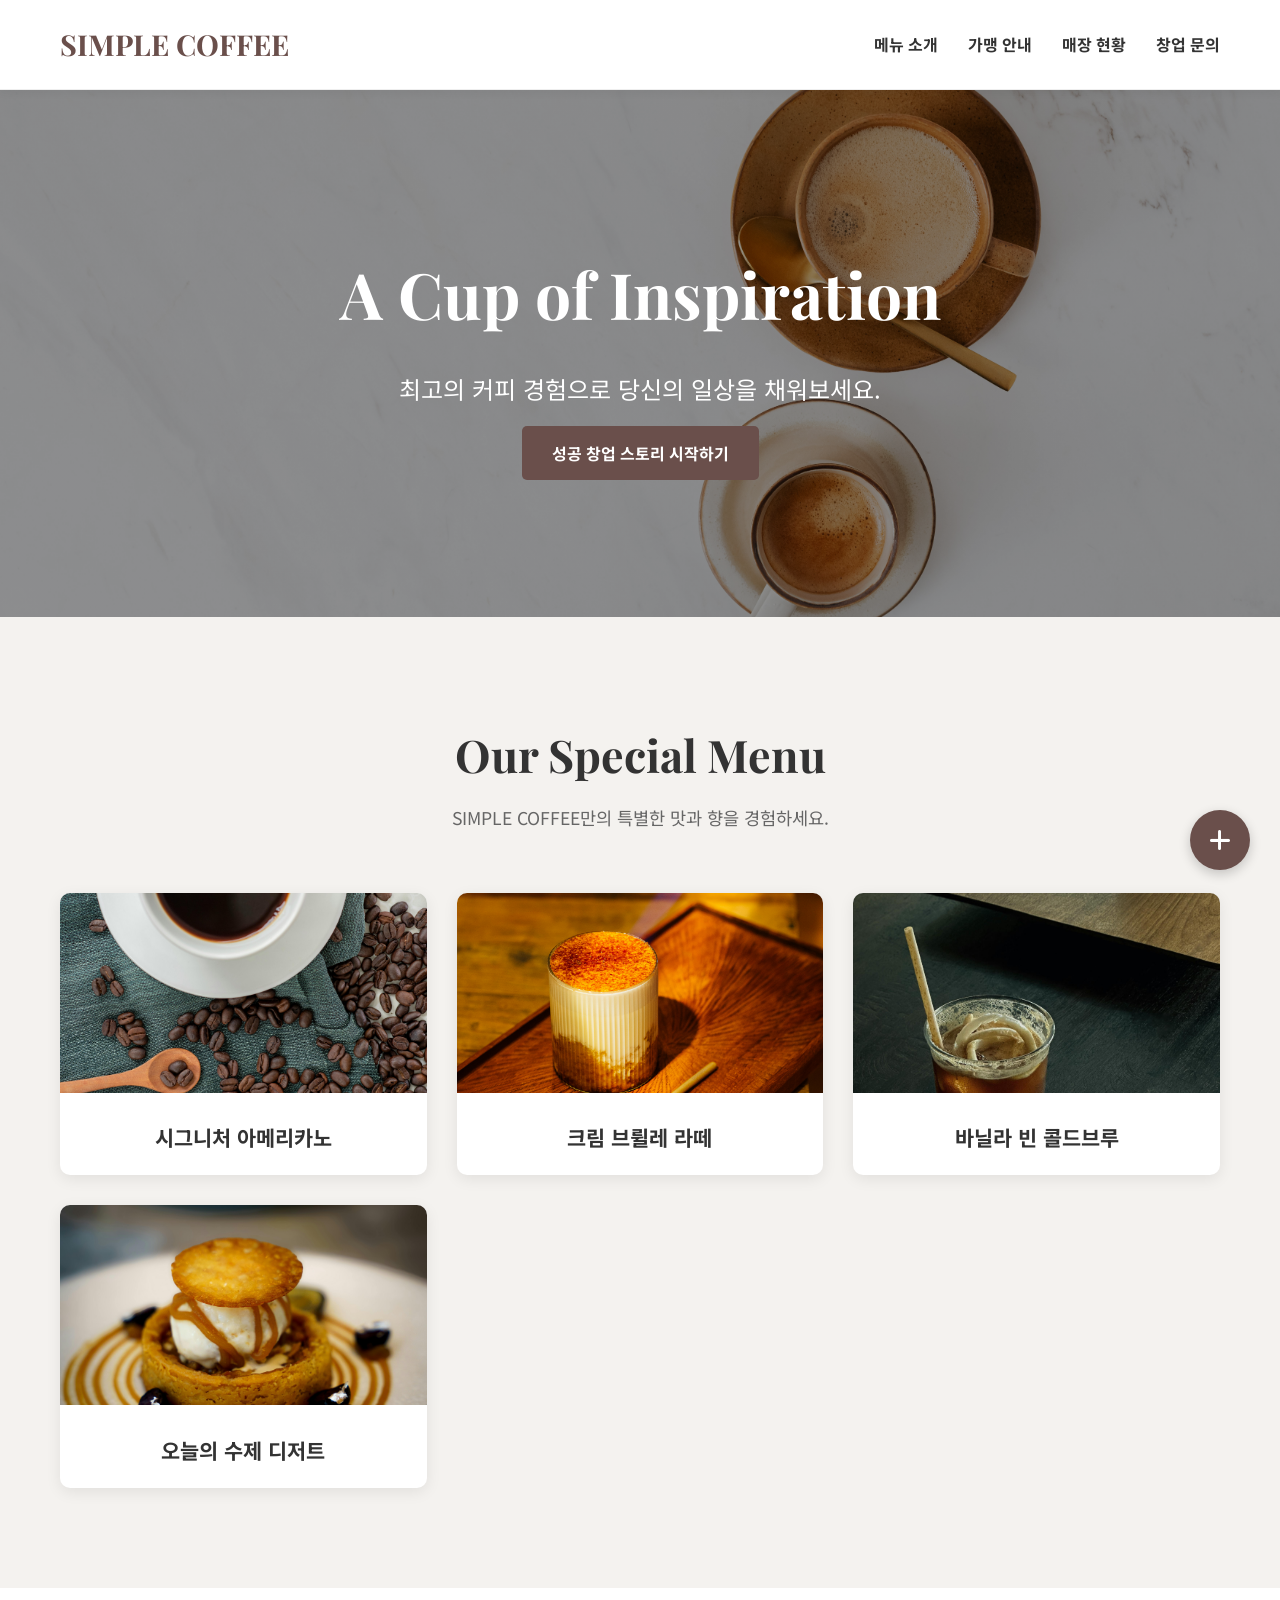
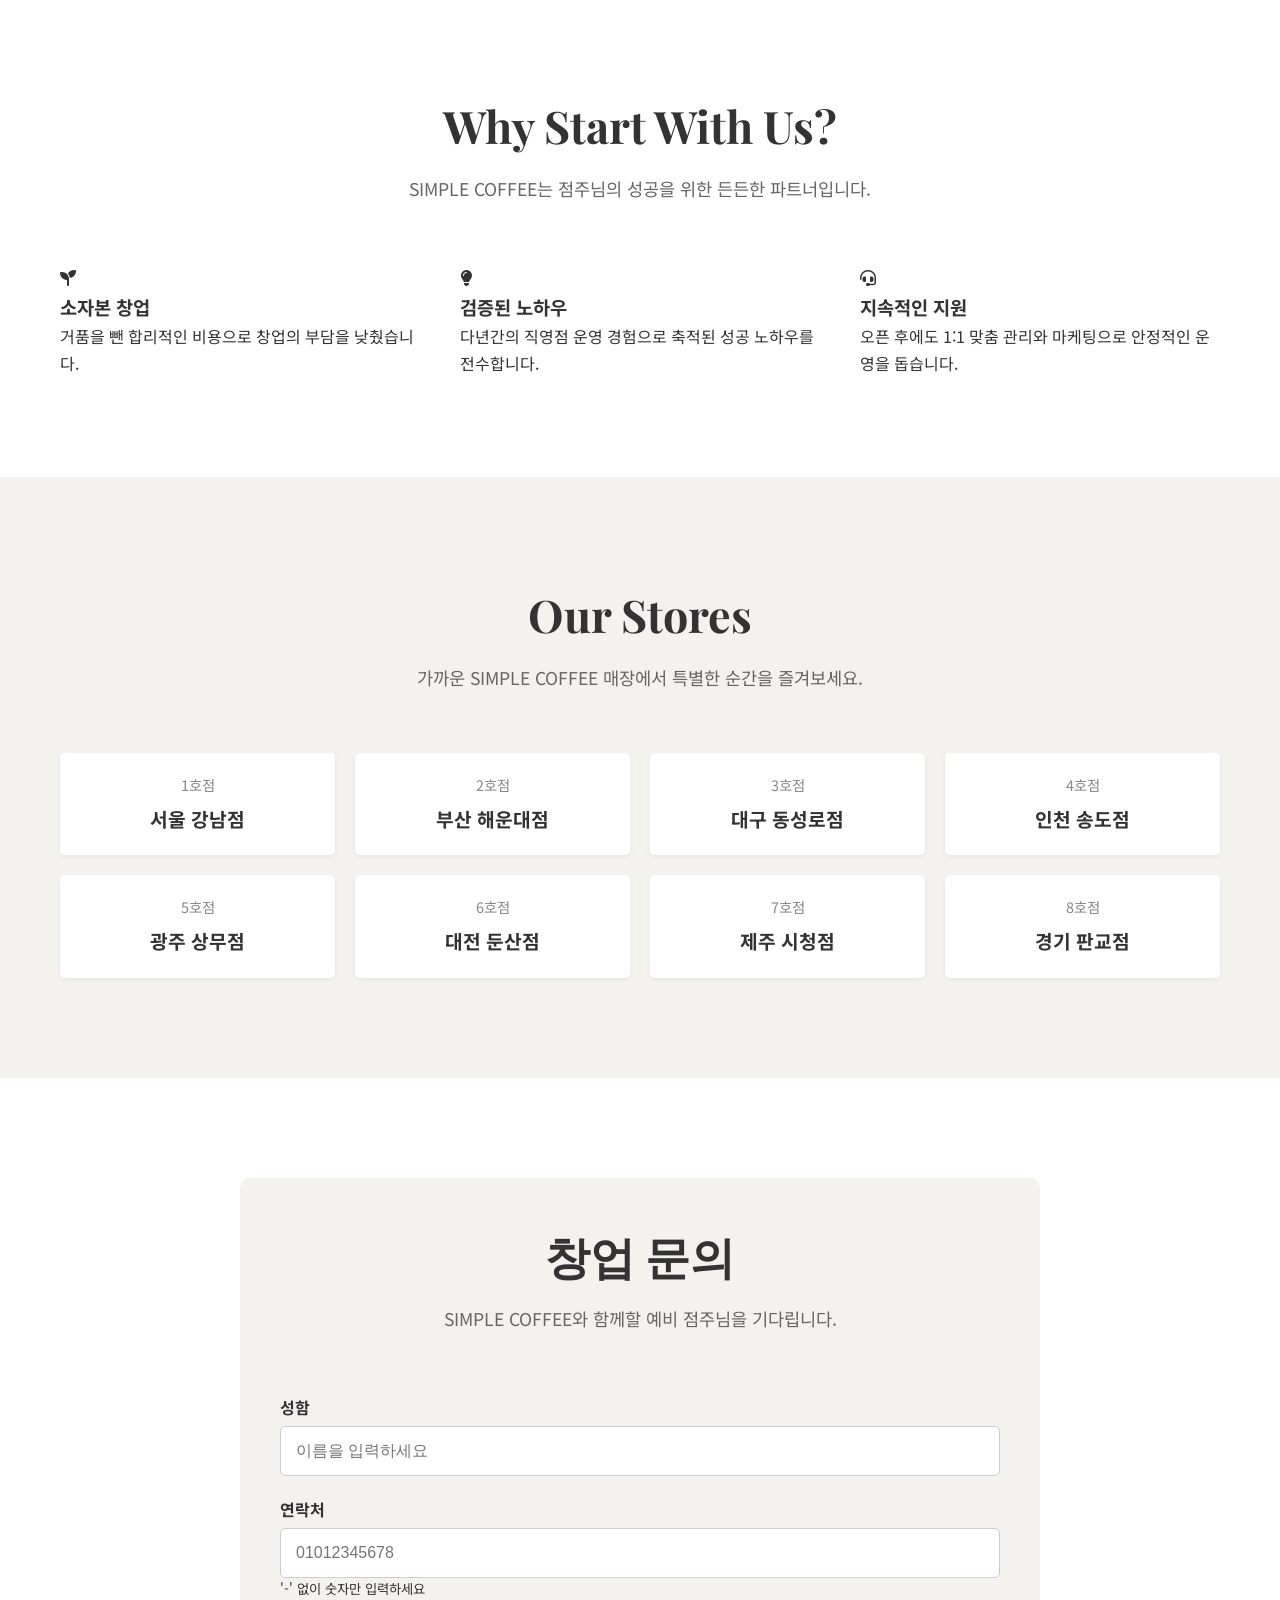
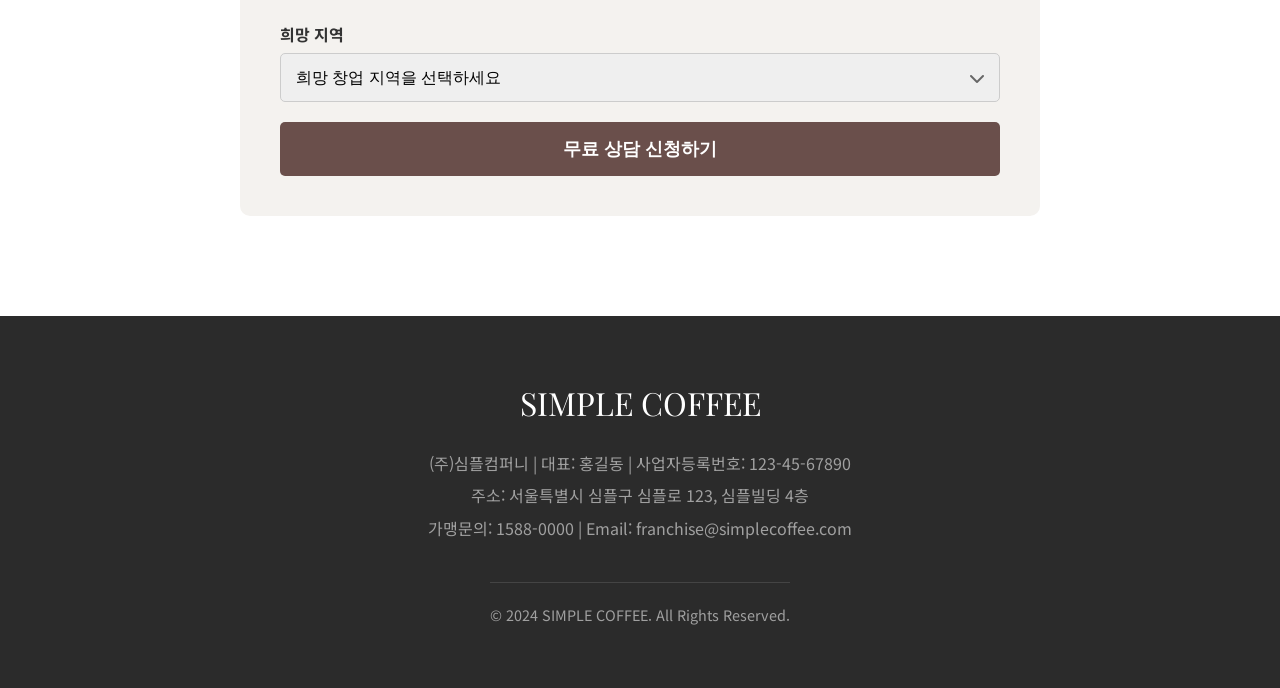
<file: portfolio/simplecafe/index.html>
<!doctype html>
<html lang="ko">
  <head>
    <meta charset="UTF-8" />
    <meta name="viewport" content="width=device-width, initial-scale=1.0" />
    <title>SIMPLE COFFEE - 당신의 일상을 특별하게</title>
    <meta
      name="description"
      content="SIMPLE COFFEE에 오신 것을 환영합니다. 최고의 원두로 만든 스페셜티 커피와 아늑한 공간, 그리고 성공적인 창업 기회를 만나보세요."
    />
    <meta name="keywords" content="심플커피, 카페, 커피, 창업, 프랜차이즈, 디저트" />
    <link rel="preconnect" href="https://fonts.googleapis.com" />
    <link rel="preconnect" href="https://fonts.gstatic.com" crossorigin />
    <link href="https://fonts.googleapis.com/css2?family=Noto+Sans+KR:wght@400;700&family=Playfair+Display:wght@700&display=swap" rel="stylesheet" />
    <link rel="stylesheet" href="https://cdnjs.cloudflare.com/ajax/libs/font-awesome/6.4.0/css/all.min.css" />
    <link rel="stylesheet" href="css/style.min.css" />
  </head>
  <body>
    <header class="header" role="banner">
      <div class="container">
        <a href="#" class="logo">SIMPLE COFFEE</a>
        <nav role="navigation" aria-label="메인 메뉴">
          <ul class="nav__menu">
            <li><a href="#menu" class="nav__link">메뉴 소개</a></li>
            <li><a href="#franchise" class="nav__link">가맹 안내</a></li>
            <li><a href="#stores" class="nav__link">매장 현황</a></li>
            <li><a href="#inquiry" class="nav__link">창업 문의</a></li>
          </ul>
        </nav>
      </div>
    </header>

    <main role="main">
      <section class="hero" aria-label="SIMPLE COFFEE 소개">
        <div class="container">
          <h1 class="hero__title">A Cup of Inspiration</h1>
          <p class="hero__subtitle">최고의 커피 경험으로 당신의 일상을 채워보세요.</p>
          <a href="#franchise" class="hero__button">성공 창업 스토리 시작하기</a>
        </div>
      </section>
      <section id="menu" class="menu" aria-labelledby="menu-title">
        <div class="container">
          <div class="section-title">
            <h2 id="menu-title">Our Special Menu</h2>
            <p>SIMPLE COFFEE만의 특별한 맛과 향을 경험하세요.</p>
          </div>
          <ul class="menu__grid">
            <li class="menu__item">
              <img src="img/c_americano.jpg" alt="아메리카노" />
              <div class="menu__item-content"><h3 class="menu__item-title">시그니처 아메리카노</h3></div>
            </li>
            <li class="menu__item">
              <img src="img/c_creamlatte.jpg" alt="카페 라떼" />
              <div class="menu__item-content"><h3 class="menu__item-title">크림 브륄레 라떼</h3></div>
            </li>
            <li class="menu__item">
              <img src="img/c_coldbrew.jpg" alt="콜드브루" />
              <div class="menu__item-content"><h3 class="menu__item-title">바닐라 빈 콜드브루</h3></div>
            </li>
            <li class="menu__item">
              <img src="img/dessert.jpg" alt="수제 디저트" />
              <div class="menu__item-content"><h3 class="menu__item-title">오늘의 수제 디저트</h3></div>
            </li>
          </ul>
        </div>
      </section>
      <section id="franchise" class="franchise" aria-labelledby="franchise-title">
        <div class="container">
          <div class="section-title">
            <h2 id="franchise-title">Why Start With Us?</h2>
            <p>SIMPLE COFFEE는 점주님의 성공을 위한 든든한 파트너입니다.</p>
          </div>
          <div class="franchise__grid">
            <div class="franchise-card">
              <i class="fas fa-seedling franchise-card__icon"></i>
              <h3 class="franchise-card__title">소자본 창업</h3>
              <p>거품을 뺀 합리적인 비용으로 창업의 부담을 낮췄습니다.</p>
            </div>
            <div class="franchise-card">
              <i class="fas fa-lightbulb franchise-card__icon"></i>
              <h3 class="franchise-card__title">검증된 노하우</h3>
              <p>다년간의 직영점 운영 경험으로 축적된 성공 노하우를 전수합니다.</p>
            </div>
            <div class="franchise-card">
              <i class="fas fa-headset franchise-card__icon"></i>
              <h3 class="franchise-card__title">지속적인 지원</h3>
              <p>오픈 후에도 1:1 맞춤 관리와 마케팅으로 안정적인 운영을 돕습니다.</p>
            </div>
          </div>
        </div>
      </section>
      <section id="stores" class="stores" aria-labelledby="stores-title">
        <div class="container">
          <div class="section-title">
            <h2 id="stores-title">Our Stores</h2>
            <p>가까운 SIMPLE COFFEE 매장에서 특별한 순간을 즐겨보세요.</p>
          </div>
          <ul class="stores__list">
            <li class="stores__item"><span class="stores__item-number">1호점</span> <strong class="stores__item-name">서울 강남점</strong></li>
            <li class="stores__item"><span class="stores__item-number">2호점</span> <strong class="stores__item-name">부산 해운대점</strong></li>
            <li class="stores__item"><span class="stores__item-number">3호점</span> <strong class="stores__item-name">대구 동성로점</strong></li>
            <li class="stores__item"><span class="stores__item-number">4호점</span> <strong class="stores__item-name">인천 송도점</strong></li>
            <li class="stores__item"><span class="stores__item-number">5호점</span> <strong class="stores__item-name">광주 상무점</strong></li>
            <li class="stores__item"><span class="stores__item-number">6호점</span> <strong class="stores__item-name">대전 둔산점</strong></li>
            <li class="stores__item"><span class="stores__item-number">7호점</span> <strong class="stores__item-name">제주 시청점</strong></li>
            <li class="stores__item"><span class="stores__item-number">8호점</span> <strong class="stores__item-name">경기 판교점</strong></li>
          </ul>
        </div>
      </section>
      <section id="inquiry" class="inquiry" aria-labelledby="inquiry-title">
        <div class="container">
          <form id="franchiseForm" class="inquiry-form" action="#" method="post">
            <div class="section-title">
              <h2 id="inquiry-title">창업 문의</h2>
              <p id="inquiry-desc">SIMPLE COFFEE와 함께할 예비 점주님을 기다립니다.</p>
            </div>

            <div class="form-group">
              <label for="name">성함</label>
              <input type="text" id="name" name="name" placeholder="이름을 입력하세요" required autocomplete="name" />
            </div>

            <div class="form-group">
              <label for="phone"> 연락처 <span class="sr-only">(하이픈 없이 숫자만 입력)</span> </label>
              <input type="tel" id="phone" name="phone" placeholder="01012345678" aria-describedby="phone-helper" required autocomplete="tel" />
              <small id="phone-helper" aria-hidden="true">'-' 없이 숫자만 입력하세요</small>
            </div>

            <div class="form-group">
              <label for="region">희망 지역</label>
              <div class="select-wrapper">
                <select id="region" name="region" required>
                  <option value="" disabled selected>희망 창업 지역을 선택하세요</option>
                  <option value="서울">서울</option>
                  <option value="경기/인천">경기/인천</option>
                  <option value="부산/경남">부산/경남</option>
                  <option value="대구/경북">대구/경북</option>
                  <option value="광주/전라">광주/전라</option>
                  <option value="대전/충청">대전/충청</option>
                  <option value="강원">강원</option>
                  <option value="제주">제주</option>
                </select>
                <i class="fa-solid fa-chevron-down custom-arrow" aria-hidden="true"></i>
              </div>
            </div>

            <button type="submit" class="submit-btn">무료 상담 신청하기</button>
          </form>
        </div>
      </section>
    </main>

    <footer class="footer" role="contentinfo">
      <div class="container">
        <div class="footer__logo">SIMPLE COFFEE</div>
        <div class="footer__info">
          <p>(주)심플컴퍼니 | 대표: 홍길동 | 사업자등록번호: 123-45-67890</p>
          <p>주소: 서울특별시 심플구 심플로 123, 심플빌딩 4층</p>
          <p>가맹문의: 1588-0000 | Email: franchise@simplecoffee.com</p>
        </div>
        <p class="footer__copyright">© 2024 SIMPLE COFFEE. All Rights Reserved.</p>
      </div>
    </footer>

    <div class="fab-container">
      <button class="fab-button" id="fabButton" aria-label="소셜 미디어 및 문의 열기"><i class="fas fa-plus"></i></button>
      <ul class="fab-links" id="fabLinks">
        <li>
          <a href="#" target="_blank" aria-label="인스타그램"><i class="fab fa-instagram"></i></a>
        </li>
        <li>
          <a href="#" target="_blank" aria-label="트위터"><i class="fab fa-twitter"></i></a>
        </li>
        <li>
          <a href="#" target="_blank" aria-label="유튜브"><i class="fab fa-youtube"></i></a>
        </li>
        <li>
          <a href="#" target="_blank" aria-label="카카오톡 문의"><i class="fas fa-comment"></i></a>
        </li>
      </ul>
    </div>

    <script>
      document.addEventListener('DOMContentLoaded', () => {

          const inquiryForm = document.getElementById('franchiseForm');
          if (inquiryForm) {
              inquiryForm.addEventListener('submit', (e) => {
                  e.preventDefault();
                  const name = document.getElementById('name').value;
                  if (name.trim() === '') { alert('모든 필드를 입력해주세요.'); return; }
                  alert(`소중한 문의 감사합니다, ${name}님. 빠른 시일 내에 연락드리겠습니다.`);
                  inquiryForm.reset();
              });
          }

          const fabContainer = document.querySelector('.fab-container');
          if (fabContainer) {
              fabContainer.addEventListener('click', () => {
                  fabContainer.classList.toggle('active');
              });
          }
      });
    </script>
  </body>
</html>
</file>
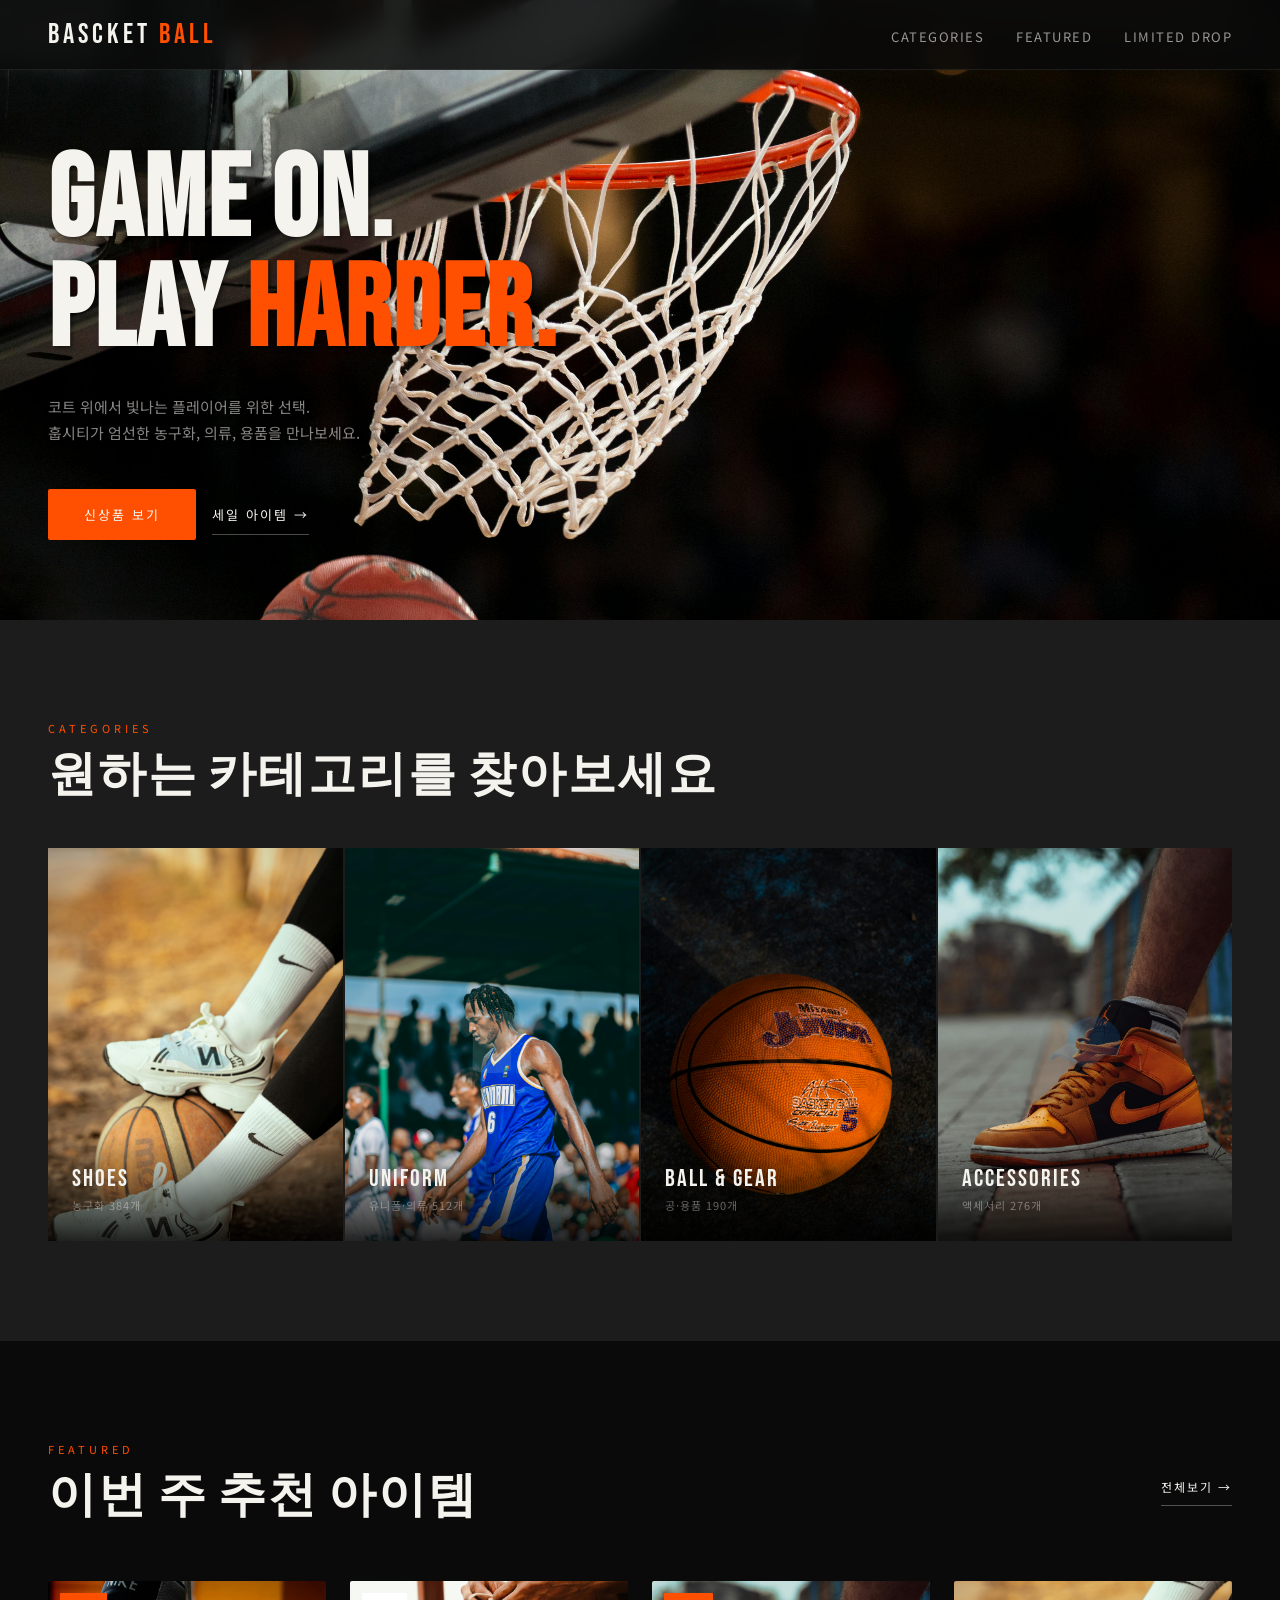
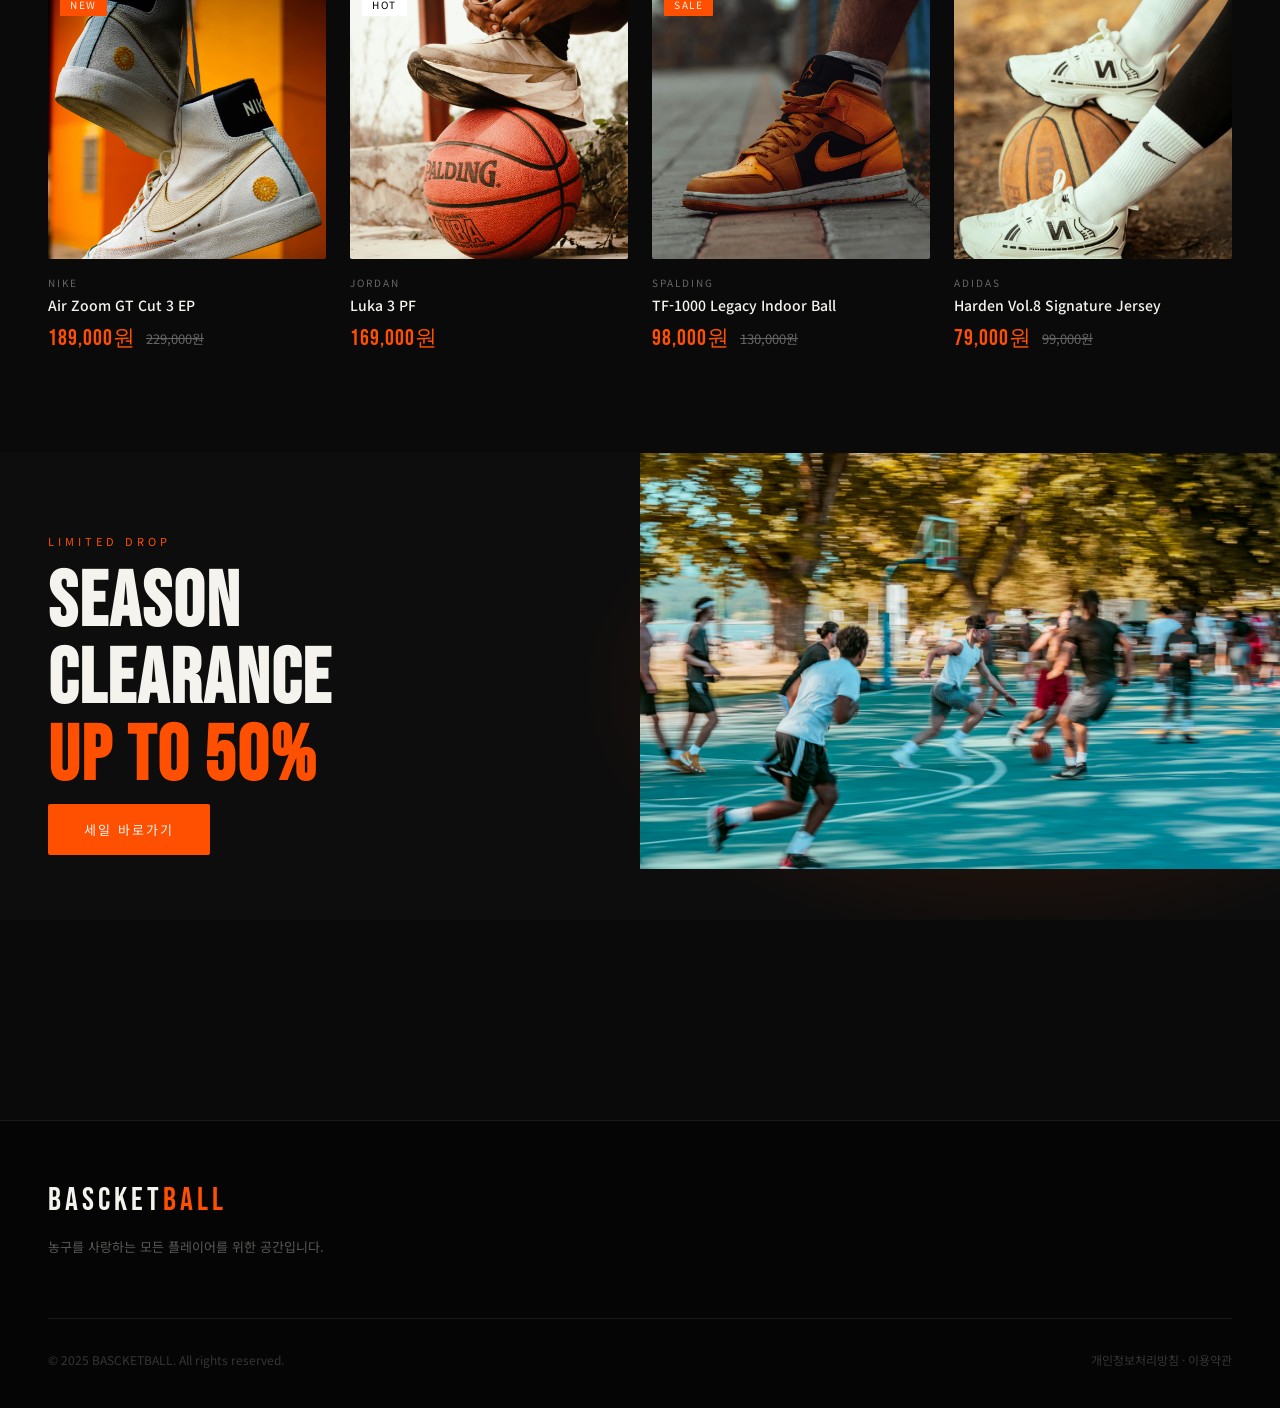
<file: portfolio/landing/bascketball/index.html>
<!doctype html>
<html lang="ko">
  <head>
    <meta charset="UTF-8" />
    <meta name="viewport" content="width=device-width, initial-scale=1.0" />
    <title>BASCKETBALL</title>
    <link href="https://fonts.googleapis.com/css2?family=Bebas+Neue&family=Noto+Sans+KR:wght@300;400;500;700&display=swap" rel="stylesheet" />
    <link rel="stylesheet" href="css/style.css" />
  </head>
  <body>
    <!-- NAV -->
    <nav>
      <a href="#" class="nav-logo">BASCKET <span>BALL</span></a>
      <ul class="nav-links">
        <li><a href="#categories">Categories</a></li>
        <li><a href="#features">Featured</a></li>
        <li><a href="#limited">Limited Drop</a></li>
      </ul>
    </nav>

    <!-- HERO -->
    <section class="hero">
      <div class="hero-bg">
        <picture>
          <source media="(max-width: 900px)" srcset="img/hero_m.jpg" />
          <source media="(min-width: 901px)" srcset="img/hero.jpg" />
          <img src="img/hero.jpg" alt="Hero Background" />
        </picture>
      </div>
      <div class="hero-tag">New Season 2025</div>
      <div class="hero-content fade-in">
        <h1 class="hero-title">
          GAME ON.<br />
          PLAY <em>HARDER.</em>
        </h1>
        <p class="hero-desc">
          코트 위에서 빛나는 플레이어를 위한 선택.<br />
          훕시티가 엄선한 농구화, 의류, 용품을 만나보세요.
        </p>
        <div class="hero-ctas">
          <a href="#" class="btn-primary">신상품 보기</a>
          <a href="#" class="btn-ghost">세일 아이템 →</a>
        </div>
      </div>
    </section>

    <!-- CATEGORY -->
    <section id="categories" class="category-section">
      <div class="fade-in">
        <p class="section-label">Categories</p>
        <h2 class="section-title">원하는 카테고리를 찾아보세요</h2>
      </div>
      <div class="category-grid">
        <div class="cat-card fade-in">
          <div class="cat-bg"><img src="img/shoes1.jpg" alt="" /></div>
          <div class="cat-icon">👟</div>
          <div class="cat-arrow">↗</div>
          <div class="cat-info">
            <div class="cat-name">SHOES</div>
            <div class="cat-count">농구화 384개</div>
          </div>
        </div>
        <div class="cat-card fade-in">
          <div class="cat-bg"><img src="img/uniform.jpg" alt="" /></div>
          <div class="cat-icon">👕</div>
          <div class="cat-arrow">↗</div>
          <div class="cat-info">
            <div class="cat-name">UNIFORM</div>
            <div class="cat-count">유니폼·의류 512개</div>
          </div>
        </div>
        <div class="cat-card fade-in">
          <div class="cat-bg"><img src="img/ball.jpg" alt="" /></div>
          <div class="cat-icon">🏀</div>
          <div class="cat-arrow">↗</div>
          <div class="cat-info">
            <div class="cat-name">BALL & GEAR</div>
            <div class="cat-count">공·용품 190개</div>
          </div>
        </div>
        <div class="cat-card fade-in">
          <div class="cat-bg"><img src="img/shoes2.jpg" alt="" /></div>
          <div class="cat-icon">🧢</div>
          <div class="cat-arrow">↗</div>
          <div class="cat-info">
            <div class="cat-name">ACCESSORIES</div>
            <div class="cat-count">액세서리 276개</div>
          </div>
        </div>
      </div>
    </section>

    <!-- FEATURED PRODUCTS -->
    <section id="features">
      <div class="products-header fade-in">
        <div>
          <p class="section-label">Featured</p>
          <h2 class="section-title">이번 주 추천 아이템</h2>
        </div>
        <a href="#" class="btn-ghost" style="font-size:12px;">전체보기 →</a>
      </div>
      <div class="products-grid">
        <div class="product-card fade-in">
          <div class="product-thumb">
            <div class="product-thumb-inner"><img src="img/shoes3.jpg" alt="" /></div>
            <span class="product-badge">New</span>
          </div>
          <div class="product-brand">Nike</div>
          <div class="product-name">Air Zoom GT Cut 3 EP</div>
          <div class="product-price-row">
            <span class="price-sale">189,000원</span>
            <span class="price-original">229,000원</span>
          </div>
        </div>
        <div class="product-card fade-in">
          <div class="product-thumb" style="background:#1a1a2e;">
            <div class="product-thumb-inner"><img src="img/shoes4.jpg" alt="" /></div>
            <span class="product-badge" style="background:#fff;color:#000;">Hot</span>
          </div>
          <div class="product-brand">Jordan</div>
          <div class="product-name">Luka 3 PF</div>
          <div class="product-price-row">
            <span class="price-sale">169,000원</span>
          </div>
        </div>
        <div class="product-card fade-in">
          <div class="product-thumb" style="background:#0d1a0d;">
            <div class="product-thumb-inner"><img src="img/shoes2.jpg" alt="" /></div>
            <span class="product-badge">Sale</span>
          </div>
          <div class="product-brand">Spalding</div>
          <div class="product-name">TF-1000 Legacy Indoor Ball</div>
          <div class="product-price-row">
            <span class="price-sale">98,000원</span>
            <span class="price-original">130,000원</span>
          </div>
        </div>
        <div class="product-card fade-in">
          <div class="product-thumb" style="background:#1a0a00;">
            <div class="product-thumb-inner"><img src="img/shoes1.jpg" alt="" /></div>
          </div>
          <div class="product-brand">Adidas</div>
          <div class="product-name">Harden Vol.8 Signature Jersey</div>
          <div class="product-price-row">
            <span class="price-sale">79,000원</span>
            <span class="price-original">99,000원</span>
          </div>
        </div>
      </div>
    </section>

    <!-- MID BANNER -->
    <div id="limited" class="banner-section">
      <div class="banner-bg"></div>
      <div class="banner-lines">
        <picture>
          <source media="(max-width: 900px)" srcset="img/01.jpg" />
          <source media="(min-width: 901px)" srcset="img/02.jpg" />
          <img src="img/01.jpg" alt="" />
        </picture>
      </div>
      <div class="banner-content">
        <p class="banner-eyebrow">Limited Drop</p>
        <h2 class="banner-title">
          SEASON<br />
          CLEARANCE<br />
          <span style="color:var(--orange);">UP TO 50%</span>
        </h2>
        <!-- <p class="banner-desc">
          한정 수량 특가 세일.<br />
          재고 소진 시 종료되니 서두르세요.
        </p> -->
        <a href="#" class="btn-primary">세일 바로가기</a>
      </div>
    </div>

    <!-- BRANDS -->
    <div class="brands-section fade-in">
      <p class="brands-title">공식 취급 브랜드</p>
      <div class="brands-row">
        <span class="brand-item">NIKE</span>
        <span class="brand-item">JORDAN</span>
        <span class="brand-item">ADIDAS</span>
        <span class="brand-item">UNDER ARMOUR</span>
        <span class="brand-item">PEAK</span>
        <span class="brand-item">PUMA</span>
        <span class="brand-item">ANTA</span>
        <span class="brand-item">NEW BALANCE</span>
      </div>
    </div>

    <!-- FOOTER -->
    <footer>
      <div class="footer-top">
        <div>
          <div class="footer-brand">BASCKET<span>BALL</span></div>
          <p class="footer-desc">농구를 사랑하는 모든 플레이어를 위한 공간입니다.</p>
        </div>
      </div>
      <div class="footer-bottom">
        <span>© 2025 BASCKETBALL. All rights reserved.</span>
        <span>개인정보처리방침 · 이용약관</span>
      </div>
    </footer>

    <script>
      // Scroll fade-in
      const observer = new IntersectionObserver((entries) => {
        entries.forEach(el => {
          if (el.isIntersecting) {
            el.target.classList.add('visible');
          }
        });
      }, { threshold: 0.1 });

      document.querySelectorAll('.fade-in').forEach(el => observer.observe(el));

      // Nav scroll effect
      window.addEventListener('scroll', () => {
        const nav = document.querySelector('nav');
        nav.style.background = window.scrollY > 60
          ? 'rgba(10,10,10,0.97)'
          : 'rgba(10,10,10,0.85)';
      });
    </script>
  </body>
</html>
</file>
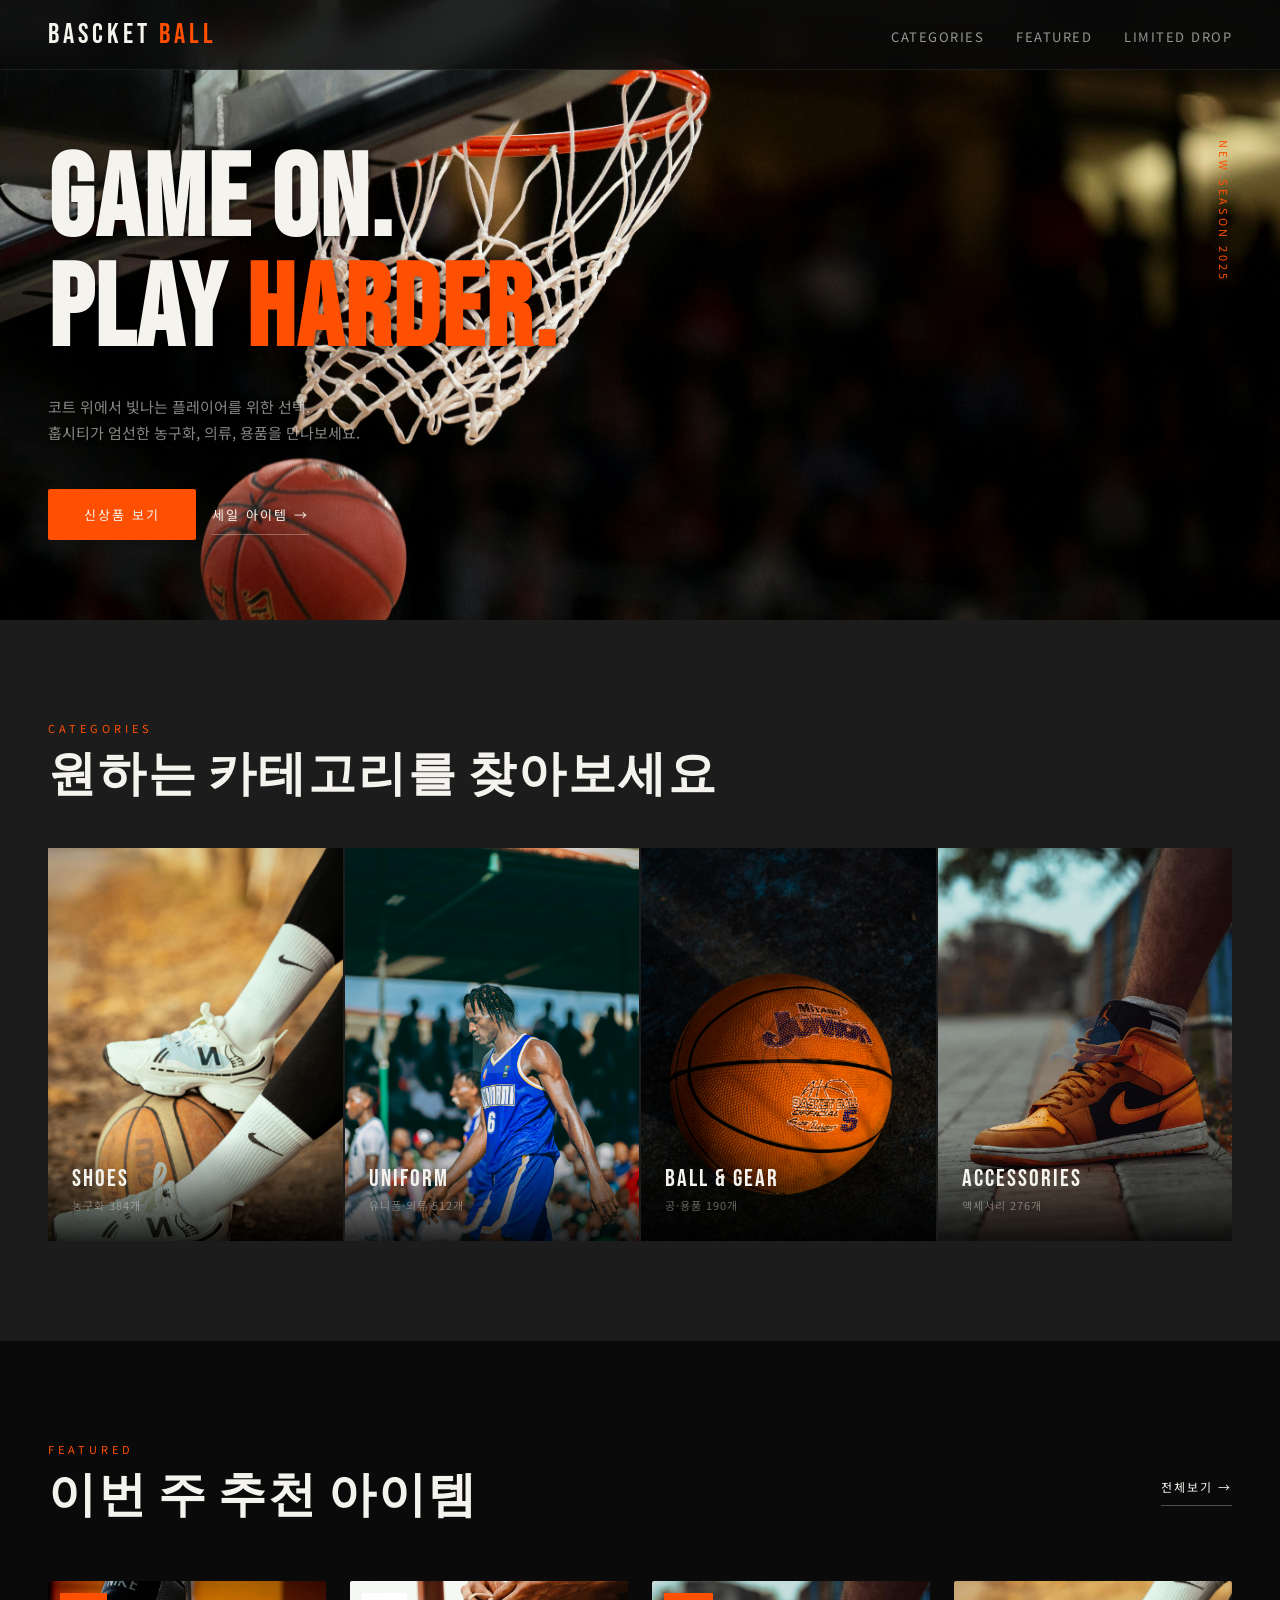
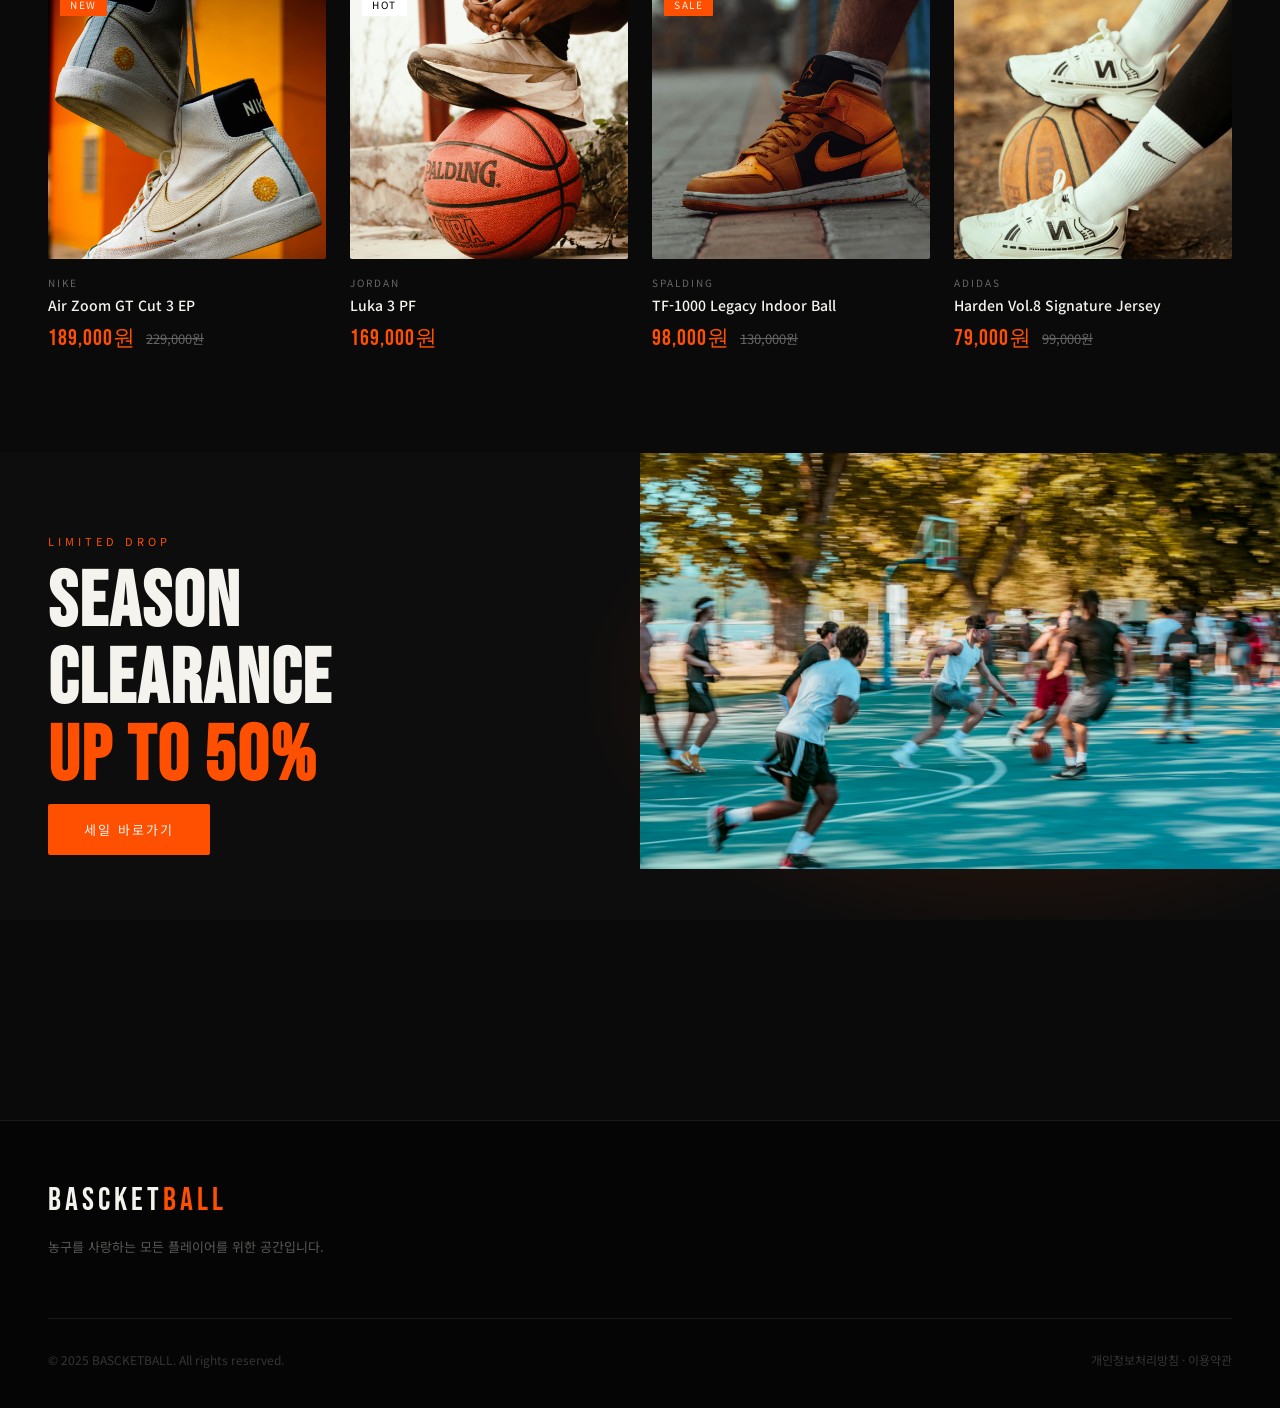
<file: portfolio/bascketball/index_aria.html>
<!doctype html>
<html lang="ko">
  <head>
    <meta charset="UTF-8" />
    <meta name="viewport" content="width=device-width, initial-scale=1.0" />
    <title>BASCKETBALL</title>
    <link href="https://fonts.googleapis.com/css2?family=Bebas+Neue&family=Noto+Sans+KR:wght@300;400;500;700&display=swap" rel="stylesheet" />
    <link rel="stylesheet" href="css/style.min.css" />
  </head>
  <body>
    <!-- NAV -->
    <nav class="nav" aria-label="주요 탐색">
      <a href="#" class="nav-logo" aria-label="BASKETBALL 홈으로 이동">BASCKET <span aria-hidden="true">BALL</span></a>
      <ul class="nav-links" role="list">
        <li><a href="#categories">Categories</a></li>
        <li><a href="#features">Featured</a></li>
        <li><a href="#limited">Limited Drop</a></li>
      </ul>
    </nav>

    <!-- HERO -->
    <section class="hero" aria-label="메인 히어로 배너">
      <div class="hero-bg" aria-hidden="true">
        <picture>
          <source media="(max-width: 900px)" srcset="img/hero_m.jpg" />
          <source media="(min-width: 901px)" srcset="img/hero.jpg" />
          <img src="img/hero.jpg" alt="" />
        </picture>
      </div>
      <div class="hero-tag" aria-hidden="true">New Season 2025</div>
      <div class="hero-content fade-in">
        <h1 class="hero-title">
          GAME ON.<br />
          PLAY <em>HARDER.</em>
        </h1>
        <p class="hero-desc">
          코트 위에서 빛나는 플레이어를 위한 선택.<br />
          훕시티가 엄선한 농구화, 의류, 용품을 만나보세요.
        </p>
        <div class="hero-ctas">
          <a href="#" class="btn-primary">신상품 보기</a>
          <a href="#" class="btn-ghost">세일 아이템 <span aria-hidden="true">→</span><span class="sr-only">바로가기</span></a>
        </div>
      </div>
    </section>

    <!-- CATEGORY -->
    <section id="categories" class="category-section" aria-labelledby="cat-heading">
      <div class="fade-in">
        <p class="section-label" aria-hidden="true">Categories</p>
        <h2 id="cat-heading" class="section-title">원하는 카테고리를 찾아보세요</h2>
      </div>
      <ul class="category-grid" role="list">
        <li class="cat-card fade-in">
          <a href="#" aria-label="SHOES — 농구화 384개 보기">
            <div class="cat-bg" aria-hidden="true"><img src="img/shoes1.jpg" alt="" /></div>
            <span class="cat-icon" aria-hidden="true">👟</span>
            <span class="cat-arrow" aria-hidden="true">↗</span>
            <div class="cat-info">
              <div class="cat-name">SHOES</div>
              <div class="cat-count">농구화 384개</div>
            </div>
          </a>
        </li>
        <li class="cat-card fade-in">
          <a href="#" aria-label="UNIFORM — 유니폼·의류 512개 보기">
            <div class="cat-bg" aria-hidden="true"><img src="img/uniform.jpg" alt="" /></div>
            <span class="cat-icon" aria-hidden="true">👕</span>
            <span class="cat-arrow" aria-hidden="true">↗</span>
            <div class="cat-info">
              <div class="cat-name">UNIFORM</div>
              <div class="cat-count">유니폼·의류 512개</div>
            </div>
          </a>
        </li>
        <li class="cat-card fade-in">
          <a href="#" aria-label="BALL &amp; GEAR — 공·용품 190개 보기">
            <div class="cat-bg" aria-hidden="true"><img src="img/ball.jpg" alt="" /></div>
            <span class="cat-icon" aria-hidden="true">🏀</span>
            <span class="cat-arrow" aria-hidden="true">↗</span>
            <div class="cat-info">
              <div class="cat-name">BALL &amp; GEAR</div>
              <div class="cat-count">공·용품 190개</div>
            </div>
          </a>
        </li>
        <li class="cat-card fade-in">
          <a href="#" aria-label="ACCESSORIES — 액세서리 276개 보기">
            <div class="cat-bg" aria-hidden="true"><img src="img/shoes2.jpg" alt="" /></div>
            <span class="cat-icon" aria-hidden="true">🧢</span>
            <span class="cat-arrow" aria-hidden="true">↗</span>
            <div class="cat-info">
              <div class="cat-name">ACCESSORIES</div>
              <div class="cat-count">액세서리 276개</div>
            </div>
          </a>
        </li>
      </ul>
    </section>

    <!-- FEATURED PRODUCTS -->
    <section id="features" aria-labelledby="featured-heading">
      <div class="products-header fade-in">
        <div>
          <p class="section-label" aria-hidden="true">Featured</p>
          <h2 id="featured-heading" class="section-title">이번 주 추천 아이템</h2>
        </div>
        <a href="#" class="btn-ghost" style="font-size:12px;"
          >전체보기 <span aria-hidden="true">→</span><span class="sr-only">, 추천 아이템 전체 목록</span></a
        >
      </div>
      <ul class="products-grid" role="list">
        <li class="product-card fade-in">
          <a href="#" aria-label="Nike Air Zoom GT Cut 3 EP — 신상품, 189,000원 (정가 229,000원)">
            <div class="product-thumb">
              <div class="product-thumb-inner"><img src="img/shoes3.jpg" alt="" /></div>
              <span class="product-badge" aria-hidden="true">New</span>
            </div>
          </a>
          <div class="product-brand" aria-hidden="true">Nike</div>
          <div class="product-name" aria-hidden="true">Air Zoom GT Cut 3 EP</div>
          <div class="product-price-row" aria-hidden="true">
            <span class="price-sale">189,000원</span>
            <span class="price-original">229,000원</span>
          </div>
        </li>
        <li class="product-card fade-in">
          <a href="#" aria-label="Jordan Luka 3 PF — 인기상품, 169,000원">
            <div class="product-thumb" style="background:#1a1a2e;">
              <div class="product-thumb-inner"><img src="img/shoes4.jpg" alt="" /></div>
              <span class="product-badge" style="background:#fff;color:#000;" aria-hidden="true">Hot</span>
            </div>
          </a>
          <div class="product-brand" aria-hidden="true">Jordan</div>
          <div class="product-name" aria-hidden="true">Luka 3 PF</div>
          <div class="product-price-row" aria-hidden="true">
            <span class="price-sale">169,000원</span>
          </div>
        </li>
        <li class="product-card fade-in">
          <a href="#" aria-label="Spalding TF-1000 Legacy Indoor Ball — 세일, 98,000원 (정가 130,000원)">
            <div class="product-thumb" style="background:#0d1a0d;">
              <div class="product-thumb-inner"><img src="img/shoes2.jpg" alt="" /></div>
              <span class="product-badge" aria-hidden="true">Sale</span>
            </div>
          </a>
          <div class="product-brand" aria-hidden="true">Spalding</div>
          <div class="product-name" aria-hidden="true">TF-1000 Legacy Indoor Ball</div>
          <div class="product-price-row" aria-hidden="true">
            <span class="price-sale">98,000원</span>
            <span class="price-original">130,000원</span>
          </div>
        </li>
        <li class="product-card fade-in">
          <a href="#" aria-label="Adidas Harden Vol.8 Signature Jersey — 79,000원 (정가 99,000원)">
            <div class="product-thumb" style="background:#1a0a00;">
              <div class="product-thumb-inner"><img src="img/shoes1.jpg" alt="" /></div>
            </div>
          </a>
          <div class="product-brand" aria-hidden="true">Adidas</div>
          <div class="product-name" aria-hidden="true">Harden Vol.8 Signature Jersey</div>
          <div class="product-price-row" aria-hidden="true">
            <span class="price-sale">79,000원</span>
            <span class="price-original">99,000원</span>
          </div>
        </li>
      </ul>
    </section>

    <!-- MID BANNER -->
    <section id="limited" class="banner-section" aria-labelledby="banner-heading">
      <div class="banner-bg" aria-hidden="true"></div>
      <div class="banner-lines" aria-hidden="true">
        <picture>
          <source media="(max-width: 900px)" srcset="img/01.jpg" />
          <source media="(min-width: 901px)" srcset="img/02.jpg" />
          <img src="img/01.jpg" alt="" />
        </picture>
      </div>
      <div class="banner-content">
        <p class="banner-eyebrow" aria-hidden="true">Limited Drop</p>
        <h2 id="banner-heading" class="banner-title">SEASON<br />CLEARANCE<br /><span style="color:var(--orange);">UP TO 50%</span></h2>
        <a href="#" class="btn-primary">세일 바로가기</a>
      </div>
    </section>

    <!-- BRANDS -->
    <section class="brands-section fade-in" aria-labelledby="brands-heading">
      <p id="brands-heading" class="brands-title">공식 취급 브랜드</p>
      <ul class="brands-row" role="list">
        <li class="brand-item">NIKE</li>
        <li class="brand-item">JORDAN</li>
        <li class="brand-item">ADIDAS</li>
        <li class="brand-item">UNDER ARMOUR</li>
        <li class="brand-item">PEAK</li>
        <li class="brand-item">PUMA</li>
        <li class="brand-item">ANTA</li>
        <li class="brand-item">NEW BALANCE</li>
      </ul>
    </section>

    <!-- FOOTER -->
    <footer aria-label="사이트 정보">
      <div class="footer-top">
        <div>
          <div class="footer-brand" aria-label="BASKETBALL">BASCKET<span aria-hidden="true">BALL</span></div>
          <p class="footer-desc">농구를 사랑하는 모든 플레이어를 위한 공간입니다.</p>
        </div>
      </div>
      <div class="footer-bottom">
        <span>© 2025 BASCKETBALL. All rights reserved.</span>
        <nav aria-label="법적 고지 링크">
          <a href="#">개인정보처리방침</a>
          <span aria-hidden="true"> · </span>
          <a href="#">이용약관</a>
        </nav>
      </div>
    </footer>

    <script>
      const observer = new IntersectionObserver((entries) => {
        entries.forEach(el => {
          if (el.isIntersecting) {
            el.target.classList.add('visible');
          }
        });
      }, { threshold: 0.1 });

      document.querySelectorAll('.fade-in').forEach(el => observer.observe(el));

      window.addEventListener('scroll', () => {
        const nav = document.querySelector('nav');
        nav.style.background = window.scrollY > 60
          ? 'rgba(10,10,10,0.97)'
          : 'rgba(10,10,10,0.85)';
      });
    </script>
  </body>
</html>
</file>
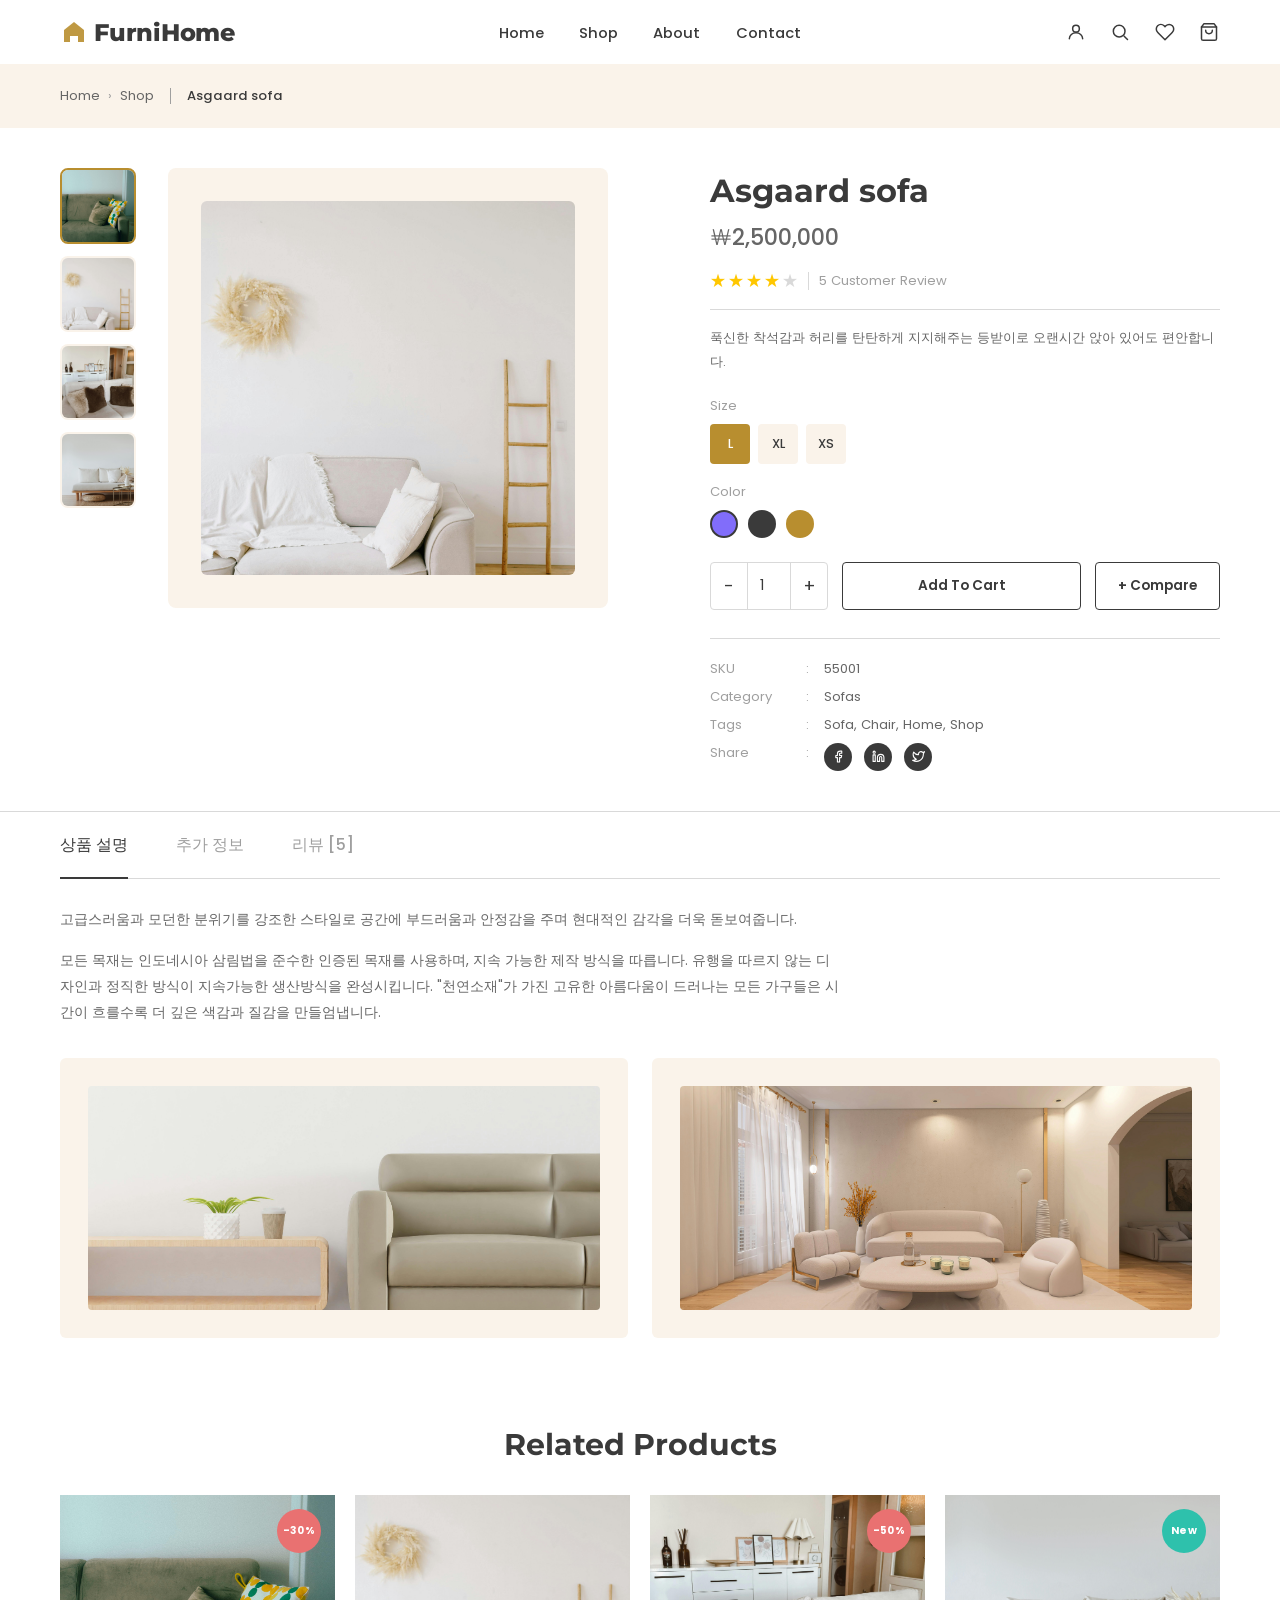
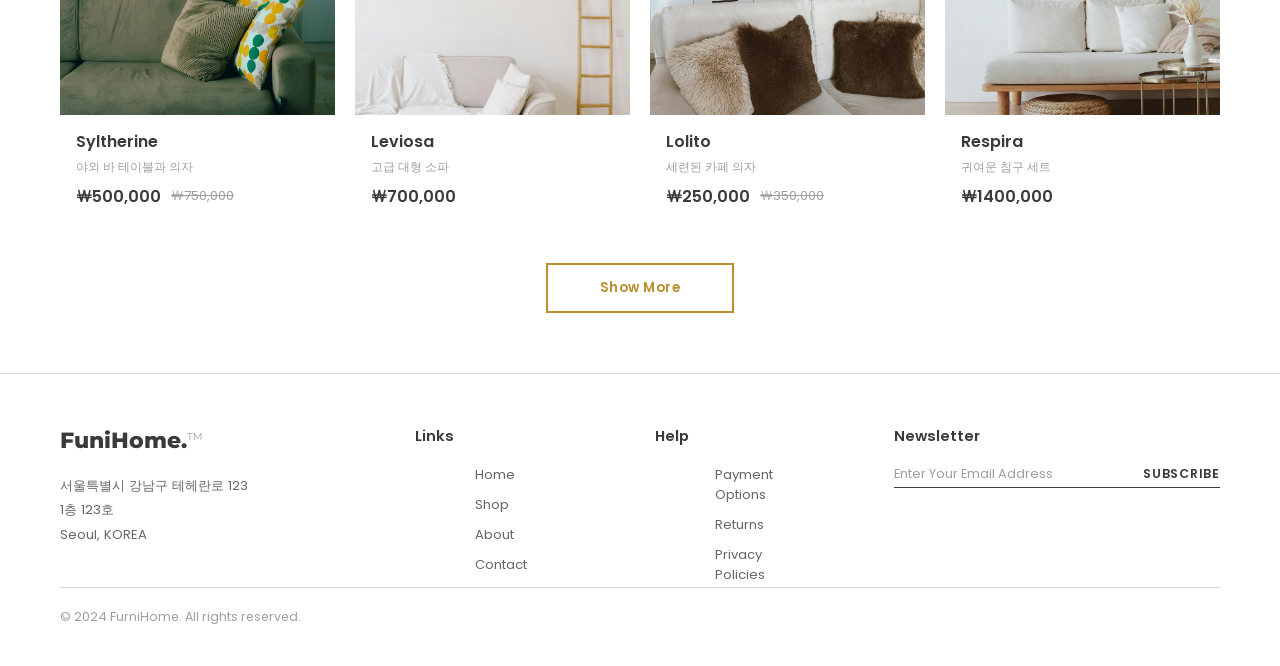
<file: portfolio/furnihome/detail.html>
<!doctype html>
<html lang="ko">
  <head>
    <meta charset="UTF-8" />
    <meta name="viewport" content="width=device-width, initial-scale=1.0" />
    <title>FurniHome — New Collection</title>
    <link
      href="https://fonts.googleapis.com/css2?family=Poppins:wght@300;400;500;600;700&family=Montserrat:wght@700;800&display=swap"
      rel="stylesheet"
    />
    <link rel="stylesheet" href="css/style.min.css" />
  </head>
  <body>
    <!-- NAV -->
    <nav class="nav" aria-label="주요 탐색">
      <a href="index.html" class="nav-logo" aria-label="FurniHome 홈">
        <svg class="nav-logo-icon" viewBox="0 0 28 28" fill="none" xmlns="http://www.w3.org/2000/svg" aria-hidden="true">
          <path d="M4 24V12L14 4L24 12V24H18V18H10V24H4Z" fill="#b88e2f" opacity=".9" />
        </svg>
        FurniHome
      </a>
      <ul class="nav-links" role="list">
        <li><a href="index.html">Home</a></li>
        <li><a href="shop.html">Shop</a></li>
        <li><a href="#">About</a></li>
        <li><a href="#">Contact</a></li>
      </ul>
      <div class="nav-icons" aria-label="계정 및 장바구니">
        <button class="nav-icon-btn" aria-label="내 계정">
          <svg viewBox="0 0 24 24">
            <circle cx="12" cy="8" r="4" />
            <path d="M4 20c0-4 3.6-7 8-7s8 3 8 7" />
          </svg>
        </button>
        <button class="nav-icon-btn" aria-label="검색">
          <svg viewBox="0 0 24 24">
            <circle cx="11" cy="11" r="7" />
            <path d="M21 21l-4-4" />
          </svg>
        </button>
        <button class="nav-icon-btn" aria-label="위시리스트">
          <svg viewBox="0 0 24 24">
            <path
              d="M20.84 4.61a5.5 5.5 0 0 0-7.78 0L12 5.67l-1.06-1.06a5.5 5.5 0 0 0-7.78 7.78l1.06 1.06L12 21.23l7.78-7.78 1.06-1.06a5.5 5.5 0 0 0 0-7.78z"
            />
          </svg>
        </button>
        <button class="nav-icon-btn" aria-label="장바구니">
          <svg viewBox="0 0 24 24">
            <path d="M6 2L3 6v14a2 2 0 0 0 2 2h14a2 2 0 0 0 2-2V6l-3-4z" />
            <line x1="3" y1="6" x2="21" y2="6" />
            <path d="M16 10a4 4 0 0 1-8 0" />
          </svg>
        </button>
      </div>
    </nav>

    <!-- BREADCRUMB -->
    <nav class="breadcrumb-bar" aria-label="현재 위치">
      <a href="index.html">Home</a>
      <span class="sep" aria-hidden="true">›</span>
      <a href="shop.html">Shop</a>
      <div class="divider" aria-hidden="true"></div>
      <span class="current" aria-current="page">Asgaard sofa</span>
    </nav>

    <!-- PRODUCT DETAIL -->
    <section class="product-detail" aria-labelledby="product-title">
      <!-- 썸네일 -->
      <div class="thumb-list" role="list" aria-label="상품 이미지 목록">
        <button class="thumb-item active" aria-label="이미지 1 보기" aria-pressed="true">
          <div class="thumb-inner t1"></div>
        </button>
        <button class="thumb-item" aria-label="이미지 2 보기" aria-pressed="false">
          <div class="thumb-inner t2"></div>
        </button>
        <button class="thumb-item" aria-label="이미지 3 보기" aria-pressed="false">
          <div class="thumb-inner t3"></div>
        </button>
        <button class="thumb-item" aria-label="이미지 4 보기" aria-pressed="false">
          <div class="thumb-inner t4"></div>
        </button>
      </div>

      <!-- 메인 이미지 -->
      <div class="main-image" aria-label="Asgaard sofa 대표 이미지">
        <div class="main-img-inner" aria-hidden="true"></div>
      </div>

      <!-- 상품 정보 -->
      <div class="product-info-panel">
        <h1 id="product-title" class="detail-name">Asgaard sofa</h1>
        <p class="detail-price">￦2,500,000</p>

        <div class="star-row">
          <div class="stars" aria-label="평점 4.5점">
            <span class="star" aria-hidden="true">★</span>
            <span class="star" aria-hidden="true">★</span>
            <span class="star" aria-hidden="true">★</span>
            <span class="star" aria-hidden="true">★</span>
            <span class="star" style="color:#d9d9d9;" aria-hidden="true">★</span>
          </div>
          <div class="review-divider" aria-hidden="true"></div>
          <span class="review-count">5 Customer Review</span>
        </div>

        <p class="detail-desc">푹신한 착석감과 허리를 탄탄하게 지지해주는 등받이로 오랜시간 앉아 있어도 편안합니다.</p>

        <!-- 사이즈 -->
        <div class="option-group">
          <p class="option-label" id="size-label">Size</p>
          <div class="size-btns" role="group" aria-labelledby="size-label">
            <button class="size-btn active" aria-pressed="true">L</button>
            <button class="size-btn" aria-pressed="false">XL</button>
            <button class="size-btn" aria-pressed="false">XS</button>
          </div>
        </div>

        <!-- 컬러 -->
        <div class="option-group">
          <p class="option-label" id="color-label">Color</p>
          <div class="color-btns" role="group" aria-labelledby="color-label">
            <button class="color-btn cb-purple active" aria-label="Purple 선택" aria-pressed="true"></button>
            <button class="color-btn cb-black" aria-label="Black 선택" aria-pressed="false"></button>
            <button class="color-btn cb-gold" aria-label="Gold 선택" aria-pressed="false"></button>
          </div>
        </div>

        <!-- 수량 + 버튼 -->
        <div class="cart-row">
          <div class="qty-box" role="group" aria-label="수량 선택">
            <button class="qty-btn" aria-label="수량 감소" onclick="changeQty(-1)">−</button>
            <input class="qty-num" id="qty" type="number" value="1" min="1" aria-label="수량" />
            <button class="qty-btn" aria-label="수량 증가" onclick="changeQty(1)">+</button>
          </div>
          <button class="btn-cart">Add To Cart</button>
          <button class="btn-compare">+ Compare</button>
        </div>

        <!-- 메타 -->
        <div class="detail-meta" aria-label="상품 정보">
          <div class="meta-row">
            <span class="meta-key">SKU</span>
            <span class="meta-sep">:</span>
            <span class="meta-val">55001</span>
          </div>
          <div class="meta-row">
            <span class="meta-key">Category</span>
            <span class="meta-sep">:</span>
            <span class="meta-val"><a href="#">Sofas</a></span>
          </div>
          <div class="meta-row">
            <span class="meta-key">Tags</span>
            <span class="meta-sep">:</span>
            <span class="meta-val"> <a href="#">Sofa</a>, <a href="#">Chair</a>, <a href="#">Home</a>, <a href="#">Shop</a> </span>
          </div>
          <div class="meta-row">
            <span class="meta-key">Share</span>
            <span class="meta-sep">:</span>
            <div class="share-icons" aria-label="공유">
              <a href="#" class="share-icon" aria-label="Facebook 공유">
                <svg viewBox="0 0 24 24"><path d="M18 2h-3a5 5 0 0 0-5 5v3H7v4h3v8h4v-8h3l1-4h-4V7a1 1 0 0 1 1-1h3z" /></svg>
              </a>
              <a href="#" class="share-icon" aria-label="LinkedIn 공유">
                <svg viewBox="0 0 24 24">
                  <path d="M16 8a6 6 0 0 1 6 6v7h-4v-7a2 2 0 0 0-2-2 2 2 0 0 0-2 2v7h-4v-7a6 6 0 0 1 6-6z" />
                  <rect x="2" y="9" width="4" height="12" />
                  <circle cx="4" cy="4" r="2" />
                </svg>
              </a>
              <a href="#" class="share-icon" aria-label="Twitter 공유">
                <svg viewBox="0 0 24 24">
                  <path
                    d="M23 3a10.9 10.9 0 0 1-3.14 1.53 4.48 4.48 0 0 0-7.86 3v1A10.66 10.66 0 0 1 3 4s-4 9 5 13a11.64 11.64 0 0 1-7 2c9 5 20 0 20-11.5a4.5 4.5 0 0 0-.08-.83A7.72 7.72 0 0 0 23 3z"
                  />
                </svg>
              </a>
            </div>
          </div>
        </div>
      </div>
    </section>

    <!-- TABS -->
    <section class="tabs-section" aria-labelledby="tabs-label">
      <p id="tabs-label" class="sr-only">상품 상세 탭</p>
      <div class="tab-bar" role="tablist">
        <button class="tab-btn active" role="tab" aria-selected="true" id="tab-desc" aria-controls="panel-desc">상품 설명</button>
        <button class="tab-btn" role="tab" aria-selected="false" id="tab-info" aria-controls="panel-info">추가 정보</button>
        <button class="tab-btn" role="tab" aria-selected="false" id="tab-review" aria-controls="panel-review">리뷰 [5]</button>
      </div>
      <div class="tab-content" id="panel-desc" role="tabpanel" aria-labelledby="tab-desc">
        <p class="tab-text">고급스러움과 모던한 분위기를 강조한 스타일로 공간에 부드러움과 안정감을 주며 현대적인 감각을 더욱 돋보여줍니다.</p>
        <p class="tab-text">
          모든 목재는 인도네시아 삼림법을 준수한 인증된 목재를 사용하며, 지속 가능한 제작 방식을 따릅니다. 유행을 따르지 않는 디자인과 정직한 방식이
          지속가능한 생산방식을 완성시킵니다. "천연소재"가 가진 고유한 아름다움이 드러나는 모든 가구들은 시간이 흐를수록 더 깊은 색감과 질감을
          만들엄냅니다.
        </p>
        <div class="tab-images" aria-hidden="true">
          <div class="tab-img"><div class="tab-img-inner si1"></div></div>
          <div class="tab-img"><div class="tab-img-inner si2"></div></div>
        </div>
      </div>
    </section>

    <!-- RELATED PRODUCTS -->
    <section class="related-section" aria-labelledby="related-heading">
      <h2 id="related-heading" class="related-title">Related Products</h2>
      <ul class="related-grid" role="list">
        <li class="product-card">
          <div class="product-thumb">
            <div class="product-thumb-img bg-c1" aria-hidden="true"></div>
            <div class="product-overlay" aria-hidden="true">
              <button class="btn-add">Add to cart</button>
              <div class="overlay-actions">
                <span class="overlay-action">Share</span><span class="overlay-action">Compare</span><span class="overlay-action">Like</span>
              </div>
            </div>
            <span class="badge badge-sale" aria-label="30% 할인">-30%</span>
          </div>
          <div class="product-info-card">
            <div class="product-name">Syltherine</div>
            <div class="product-sub">야외 바 테이블과 의자</div>
            <div class="product-price"><span class="price-main">￦500,000</span><span class="price-orig">￦750,000</span></div>
          </div>
        </li>
        <li class="product-card">
          <div class="product-thumb">
            <div class="product-thumb-img bg-c2" aria-hidden="true"></div>
            <div class="product-overlay" aria-hidden="true">
              <button class="btn-add">Add to cart</button>
              <div class="overlay-actions">
                <span class="overlay-action">Share</span><span class="overlay-action">Compare</span><span class="overlay-action">Like</span>
              </div>
            </div>
          </div>
          <div class="product-info-card">
            <div class="product-name">Leviosa</div>
            <div class="product-sub">고급 대형 소파</div>
            <div class="product-price"><span class="price-main">￦700,000</span></div>
          </div>
        </li>
        <li class="product-card">
          <div class="product-thumb">
            <div class="product-thumb-img bg-c3" aria-hidden="true"></div>
            <div class="product-overlay" aria-hidden="true">
              <button class="btn-add">Add to cart</button>
              <div class="overlay-actions">
                <span class="overlay-action">Share</span><span class="overlay-action">Compare</span><span class="overlay-action">Like</span>
              </div>
            </div>
            <span class="badge badge-sale" aria-label="50% 할인">-50%</span>
          </div>
          <div class="product-info-card">
            <div class="product-name">Lolito</div>
            <div class="product-sub">세련된 카페 의자</div>
            <div class="product-price"><span class="price-main">￦250,000</span><span class="price-orig">￦350,000</span></div>
          </div>
        </li>
        <li class="product-card">
          <div class="product-thumb">
            <div class="product-thumb-img bg-c4" aria-hidden="true"></div>
            <div class="product-overlay" aria-hidden="true">
              <button class="btn-add">Add to cart</button>
              <div class="overlay-actions">
                <span class="overlay-action">Share</span><span class="overlay-action">Compare</span><span class="overlay-action">Like</span>
              </div>
            </div>
            <span class="badge badge-new" aria-label="신상품">New</span>
          </div>
          <div class="product-info-card">
            <div class="product-name">Respira</div>
            <div class="product-sub">귀여운 침구 세트</div>
            <div class="product-price"><span class="price-main">￦1400,000</span></div>
          </div>
        </li>
      </ul>
      <div class="show-more-wrap">
        <a href="shop.html" class="btn-outline-gold">Show More</a>
      </div>
    </section>

    <!-- FOOTER -->
    <footer aria-label="사이트 정보">
      <div class="footer-grid">
        <div>
          <div class="footer-brand">FuniHome.<span>TM</span></div>
          <address class="footer-addr" style="font-style:normal;">
            서울특별시 강남구 테헤란로 123<br />
            1층 123호<br />
            Seoul, KOREA
          </address>
        </div>
        <div>
          <div class="footer-col-title">Links</div>
          <nav class="footer-links" aria-label="사이트 링크">
            <a href="index.html">Home</a>
            <a href="shop.html">Shop</a>
            <a href="#">About</a>
            <a href="#">Contact</a>
          </nav>
        </div>
        <div>
          <div class="footer-col-title">Help</div>
          <nav class="footer-links" aria-label="도움말 링크">
            <a href="#">Payment Options</a>
            <a href="#">Returns</a>
            <a href="#">Privacy Policies</a>
          </nav>
        </div>
        <div>
          <div class="footer-col-title">Newsletter</div>
          <form class="newsletter-form" aria-label="뉴스레터 구독">
            <label for="newsletter-email" class="sr-only">이메일 주소</label>
            <input id="newsletter-email" type="email" placeholder="Enter Your Email Address" />
            <button type="submit">SUBSCRIBE</button>
          </form>
        </div>
      </div>
      <div class="footer-bottom">
        <span>© 2024 FurniHome. All rights reserved.</span>
      </div>
    </footer>

    <script>
      /* 수량 */
      function changeQty(d) {
        const el = document.getElementById('qty');
        el.value = Math.max(1, parseInt(el.value) + d);
      }

      /* 사이즈 버튼 */
      document.querySelectorAll('.size-btn').forEach(btn => {
        btn.addEventListener('click', () => {
          document.querySelectorAll('.size-btn').forEach(b => { b.classList.remove('active'); b.setAttribute('aria-pressed','false'); });
          btn.classList.add('active'); btn.setAttribute('aria-pressed','true');
        });
      });

      /* 컬러 버튼 */
      document.querySelectorAll('.color-btn').forEach(btn => {
        btn.addEventListener('click', () => {
          document.querySelectorAll('.color-btn').forEach(b => { b.classList.remove('active'); b.setAttribute('aria-pressed','false'); });
          btn.classList.add('active'); btn.setAttribute('aria-pressed','true');
        });
      });

      /* 썸네일 */
      document.querySelectorAll('.thumb-item').forEach(btn => {
        btn.addEventListener('click', () => {
          document.querySelectorAll('.thumb-item').forEach(b => { b.classList.remove('active'); b.setAttribute('aria-pressed','false'); });
          btn.classList.add('active'); btn.setAttribute('aria-pressed','true');
        });
      });

      /* 탭 */
      document.querySelectorAll('.tab-btn').forEach(btn => {
        btn.addEventListener('click', () => {
          document.querySelectorAll('.tab-btn').forEach(b => { b.classList.remove('active'); b.setAttribute('aria-selected','false'); });
          btn.classList.add('active'); btn.setAttribute('aria-selected','true');
        });
      });
    </script>
  </body>
</html>
</file>
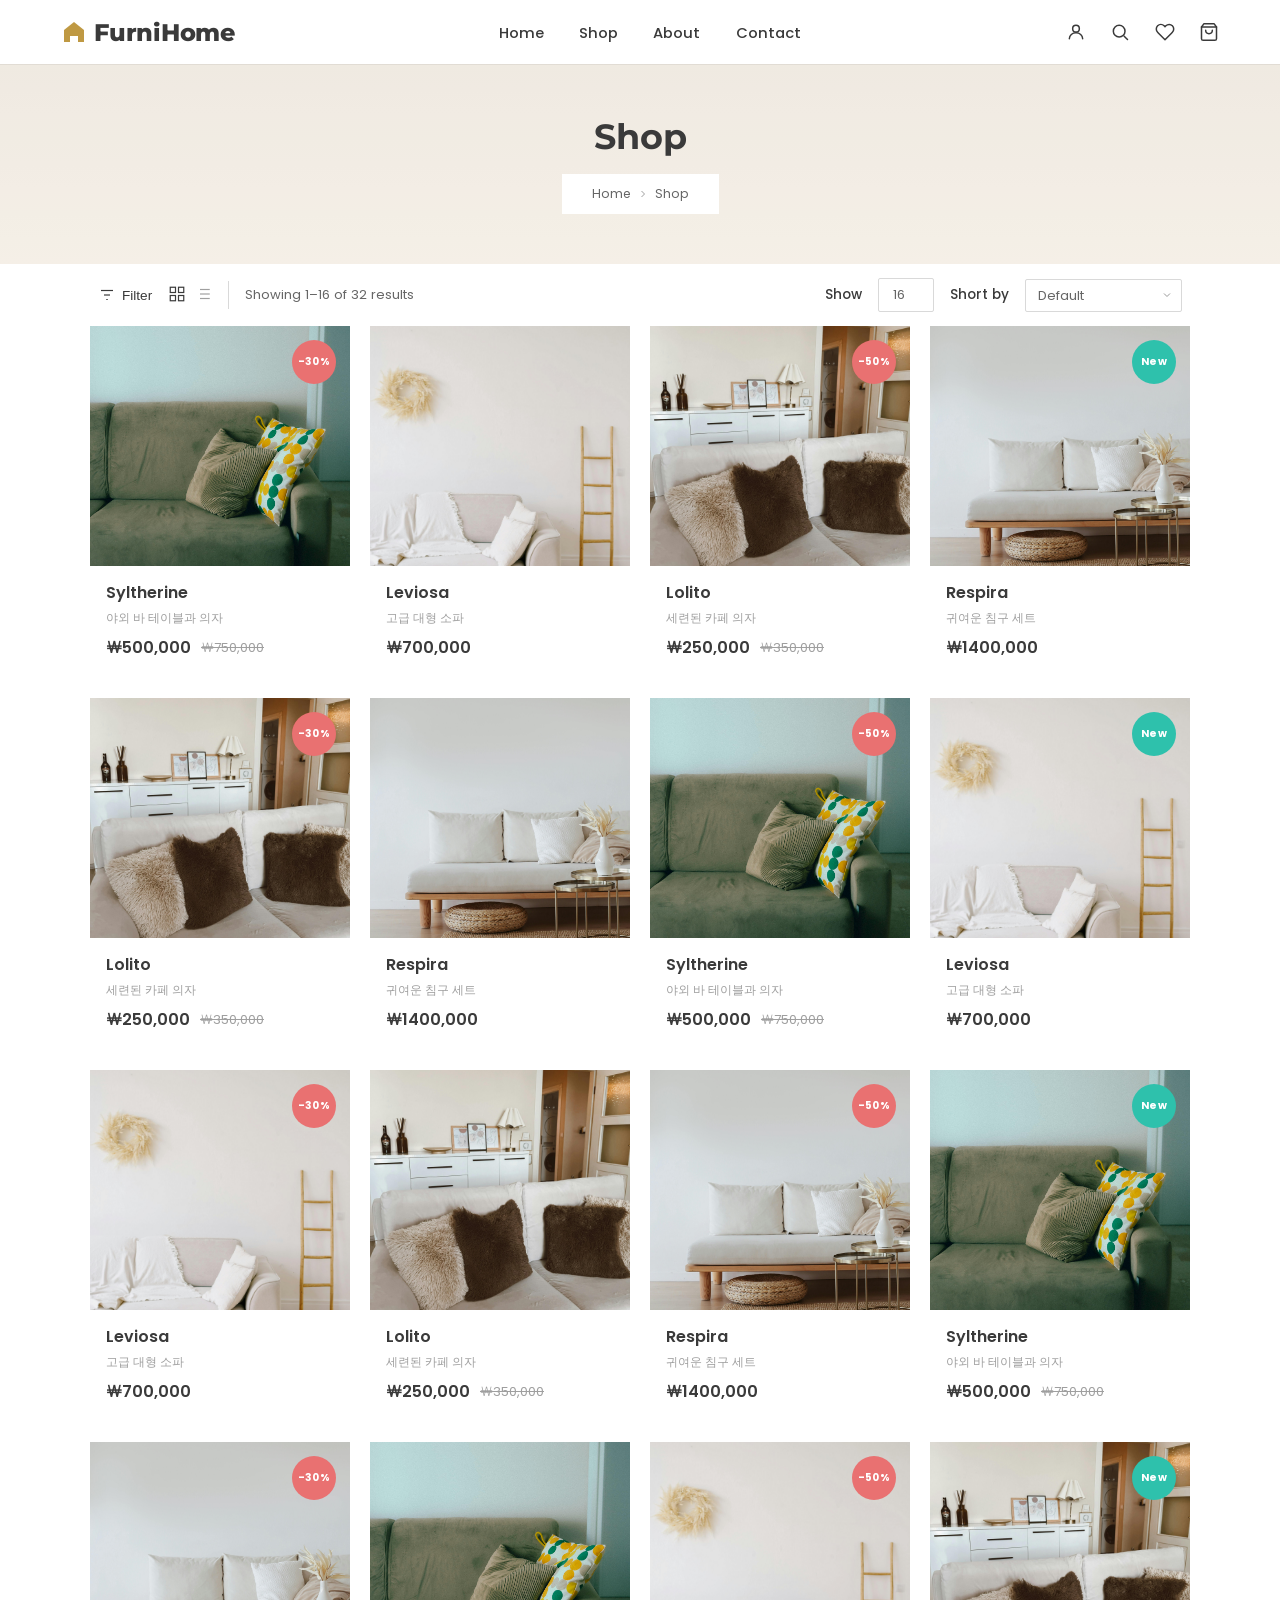
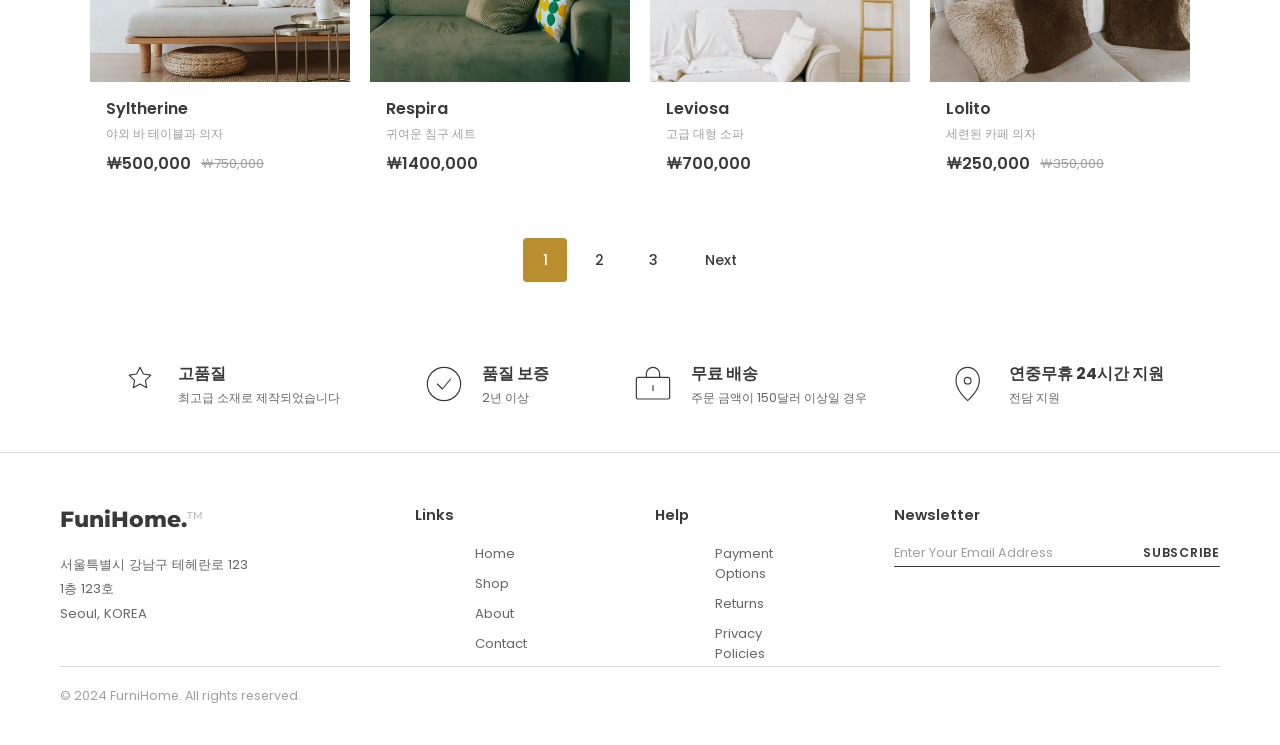
<file: portfolio/furnihome/shop.html>
<!doctype html>
<html lang="ko">
  <head>
    <meta charset="UTF-8" />
    <meta name="viewport" content="width=device-width, initial-scale=1.0" />
    <title>FurniHome — New Collection</title>
    <link
      href="https://fonts.googleapis.com/css2?family=Poppins:wght@300;400;500;600;700&family=Montserrat:wght@700;800&display=swap"
      rel="stylesheet"
    />
    <link rel="stylesheet" href="css/style.min.css" />
    <style>
      /* ── PRODUCTS GRID ── */
      /* .products-section { padding: 40px 60px 60px; } */
      .product-thumb { height: 240px; }
      .product-card:hover .product-thumb-img { transform: scale(1.06); }
    </style>
  </head>
  <body>
    <!-- NAV -->
    <nav class="nav" aria-label="주요 탐색">
      <a href="index.html" class="nav-logo" aria-label="FurniHome 홈">
        <svg class="nav-logo-icon" viewBox="0 0 28 28" fill="none" xmlns="http://www.w3.org/2000/svg" aria-hidden="true">
          <path d="M4 24V12L14 4L24 12V24H18V18H10V24H4Z" fill="#b88e2f" opacity=".9" />
        </svg>
        FurniHome
      </a>
      <ul class="nav-links" role="list">
        <li><a href="index.html">Home</a></li>
        <li><a href="shop.html">Shop</a></li>
        <li><a href="#">About</a></li>
        <li><a href="#">Contact</a></li>
      </ul>
      <div class="nav-icons" aria-label="계정 및 장바구니">
        <button class="nav-icon-btn" aria-label="내 계정">
          <svg viewBox="0 0 24 24">
            <circle cx="12" cy="8" r="4" />
            <path d="M4 20c0-4 3.6-7 8-7s8 3 8 7" />
          </svg>
        </button>
        <button class="nav-icon-btn" aria-label="검색">
          <svg viewBox="0 0 24 24">
            <circle cx="11" cy="11" r="7" />
            <path d="M21 21l-4-4" />
          </svg>
        </button>
        <button class="nav-icon-btn" aria-label="위시리스트">
          <svg viewBox="0 0 24 24">
            <path
              d="M20.84 4.61a5.5 5.5 0 0 0-7.78 0L12 5.67l-1.06-1.06a5.5 5.5 0 0 0-7.78 7.78l1.06 1.06L12 21.23l7.78-7.78 1.06-1.06a5.5 5.5 0 0 0 0-7.78z"
            />
          </svg>
        </button>
        <button class="nav-icon-btn" aria-label="장바구니">
          <svg viewBox="0 0 24 24">
            <path d="M6 2L3 6v14a2 2 0 0 0 2 2h14a2 2 0 0 0 2-2V6l-3-4z" />
            <line x1="3" y1="6" x2="21" y2="6" />
            <path d="M16 10a4 4 0 0 1-8 0" />
          </svg>
        </button>
      </div>
    </nav>

    <!-- HERO BANNER -->
    <section class="shop-hero" aria-label="Shop 페이지 배너">
      <h1 class="shop-hero-title">Shop</h1>
      <nav class="breadcrumb" aria-label="현재 위치">
        <a href="index.html">Home</a>
        <svg viewBox="0 0 24 24"><polyline points="9 18 15 12 9 6" /></svg>
        <span aria-current="page">Shop</span>
      </nav>
    </section>

    <!-- FILTER BAR -->
    <div class="filter-bar" role="toolbar" aria-label="상품 필터 및 정렬">
      <div class="filter-left">
        <button class="filter-btn" aria-label="필터 열기">
          <svg viewBox="0 0 24 24">
            <line x1="4" y1="6" x2="20" y2="6" />
            <line x1="8" y1="12" x2="16" y2="12" />
            <line x1="11" y1="18" x2="13" y2="18" />
          </svg>
          Filter
        </button>
        <div class="filter-view-btns" role="group" aria-label="보기 방식">
          <button class="view-btn active" aria-label="그리드 보기" aria-pressed="true">
            <svg viewBox="0 0 24 24">
              <rect x="3" y="3" width="7" height="7" />
              <rect x="14" y="3" width="7" height="7" />
              <rect x="3" y="14" width="7" height="7" />
              <rect x="14" y="14" width="7" height="7" />
            </svg>
          </button>
          <button class="view-btn" aria-label="리스트 보기" aria-pressed="false">
            <svg viewBox="0 0 24 24">
              <line x1="8" y1="6" x2="21" y2="6" />
              <line x1="8" y1="12" x2="21" y2="12" />
              <line x1="8" y1="18" x2="21" y2="18" />
              <line x1="3" y1="6" x2="3.01" y2="6" />
              <line x1="3" y1="12" x2="3.01" y2="12" />
              <line x1="3" y1="18" x2="3.01" y2="18" />
            </svg>
          </button>
        </div>
        <div class="filter-divider" aria-hidden="true"></div>
        <p class="filter-count" aria-live="polite">Showing 1–16 of 32 results</p>
      </div>
      <div class="filter-right">
        <label class="filter-label" for="show-count">Show</label>
        <input id="show-count" class="filter-num" type="number" value="16" min="1" max="32" aria-label="페이지당 표시 수" />
        <label class="filter-label" for="sort-by">Short by</label>
        <select id="sort-by" class="filter-select" aria-label="정렬 기준">
          <option>Default</option>
          <option>Price: Low to High</option>
          <option>Price: High to Low</option>
          <option>Newest</option>
        </select>
      </div>
    </div>

    <!-- PRODUCTS -->
    <section class="products-section" aria-labelledby="shop-products-heading">
      <h2 id="shop-products-heading" class="sr-only">상품 목록</h2>
      <ul class="products-grid" role="list">
        <!-- row 1 -->
        <li class="product-card">
          <div class="product-thumb">
            <div class="product-thumb-img bg-c1" aria-hidden="true"></div>
            <div class="product-overlay" aria-hidden="true">
              <button class="btn-add">Add to cart</button>
              <div class="overlay-actions">
                <span class="overlay-action">
                  <svg viewBox="0 0 24 24">
                    <path d="M4 12v8a2 2 0 0 0 2 2h12a2 2 0 0 0 2-2v-8" />
                    <polyline points="16 6 12 2 8 6" />
                    <line x1="12" y1="2" x2="12" y2="15" />
                  </svg>
                  Share
                </span>
                <span class="overlay-action">
                  <svg viewBox="0 0 24 24">
                    <polyline points="6 9 12 15 18 9" />
                  </svg>
                  Compare
                </span>
                <span class="overlay-action">
                  <svg viewBox="0 0 24 24">
                    <path
                      d="M20.84 4.61a5.5 5.5 0 0 0-7.78 0L12 5.67l-1.06-1.06a5.5 5.5 0 0 0-7.78 7.78l7.78 7.78 7.78-7.78 1.06-1.06a5.5 5.5 0 0 0 0-7.78z"
                    />
                  </svg>
                  Like
                </span>
              </div>
            </div>
            <span class="badge badge-sale" aria-label="30% 할인">-30%</span>
          </div>
          <a href="detail.html" class="product-info">
            <div class="product-name">Syltherine</div>
            <div class="product-sub">야외 바 테이블과 의자</div>
            <div class="product-price"><span class="price-main">￦500,000</span><span class="price-orig">￦750,000</span></div>
          </a>
        </li>

        <li class="product-card">
          <div class="product-thumb">
            <div class="product-thumb-img bg-c2" aria-hidden="true"></div>
            <div class="product-overlay" aria-hidden="true">
              <button class="btn-add">Add to cart</button>
              <div class="overlay-actions">
                <span class="overlay-action">
                  <svg viewBox="0 0 24 24">
                    <path d="M4 12v8a2 2 0 0 0 2 2h12a2 2 0 0 0 2-2v-8" />
                    <polyline points="16 6 12 2 8 6" />
                    <line x1="12" y1="2" x2="12" y2="15" />
                  </svg>
                  Share
                </span>
                <span class="overlay-action">
                  <svg viewBox="0 0 24 24">
                    <polyline points="6 9 12 15 18 9" />
                  </svg>
                  Compare
                </span>
                <span class="overlay-action">
                  <svg viewBox="0 0 24 24">
                    <path
                      d="M20.84 4.61a5.5 5.5 0 0 0-7.78 0L12 5.67l-1.06-1.06a5.5 5.5 0 0 0-7.78 7.78l7.78 7.78 7.78-7.78 1.06-1.06a5.5 5.5 0 0 0 0-7.78z"
                    />
                  </svg>
                  Like
                </span>
              </div>
            </div>
          </div>
          <a href="detail.html" class="product-info">
            <div class="product-name">Leviosa</div>
            <div class="product-sub">고급 대형 소파</div>
            <div class="product-price"><span class="price-main">￦700,000</span></div>
          </a>
        </li>

        <li class="product-card">
          <div class="product-thumb">
            <div class="product-thumb-img bg-c3" aria-hidden="true"></div>
            <div class="product-overlay" aria-hidden="true">
              <button class="btn-add">Add to cart</button>
              <div class="overlay-actions">
                <span class="overlay-action">
                  <svg viewBox="0 0 24 24">
                    <path d="M4 12v8a2 2 0 0 0 2 2h12a2 2 0 0 0 2-2v-8" />
                    <polyline points="16 6 12 2 8 6" />
                    <line x1="12" y1="2" x2="12" y2="15" />
                  </svg>
                  Share
                </span>
                <span class="overlay-action">
                  <svg viewBox="0 0 24 24">
                    <polyline points="6 9 12 15 18 9" />
                  </svg>
                  Compare
                </span>
                <span class="overlay-action">
                  <svg viewBox="0 0 24 24">
                    <path
                      d="M20.84 4.61a5.5 5.5 0 0 0-7.78 0L12 5.67l-1.06-1.06a5.5 5.5 0 0 0-7.78 7.78l7.78 7.78 7.78-7.78 1.06-1.06a5.5 5.5 0 0 0 0-7.78z"
                    />
                  </svg>
                  Like
                </span>
              </div>
            </div>
            <span class="badge badge-sale" aria-label="50% 할인">-50%</span>
          </div>
          <a href="detail.html" class="product-info">
            <div class="product-name">Lolito</div>
            <div class="product-sub">세련된 카페 의자</div>
            <div class="product-price"><span class="price-main">￦250,000</span><span class="price-orig">￦350,000</span></div>
          </a>
        </li>

        <li class="product-card">
          <div class="product-thumb">
            <div class="product-thumb-img bg-c4" aria-hidden="true"></div>
            <div class="product-overlay" aria-hidden="true">
              <button class="btn-add">Add to cart</button>
              <div class="overlay-actions">
                <span class="overlay-action">
                  <svg viewBox="0 0 24 24">
                    <path d="M4 12v8a2 2 0 0 0 2 2h12a2 2 0 0 0 2-2v-8" />
                    <polyline points="16 6 12 2 8 6" />
                    <line x1="12" y1="2" x2="12" y2="15" />
                  </svg>
                  Share
                </span>
                <span class="overlay-action">
                  <svg viewBox="0 0 24 24">
                    <polyline points="6 9 12 15 18 9" />
                  </svg>
                  Compare
                </span>
                <span class="overlay-action">
                  <svg viewBox="0 0 24 24">
                    <path
                      d="M20.84 4.61a5.5 5.5 0 0 0-7.78 0L12 5.67l-1.06-1.06a5.5 5.5 0 0 0-7.78 7.78l7.78 7.78 7.78-7.78 1.06-1.06a5.5 5.5 0 0 0 0-7.78z"
                    />
                  </svg>
                  Like
                </span>
              </div>
            </div>
            <span class="badge badge-new" aria-label="신상품">New</span>
          </div>
          <a href="detail.html" class="product-info">
            <div class="product-name">Respira</div>
            <div class="product-sub">귀여운 침구 세트</div>
            <div class="product-price"><span class="price-main">￦1400,000</span></div>
          </a>
        </li>

        <!-- row 2 — 같은 4개 반복 -->
        <li class="product-card">
          <div class="product-thumb">
            <div class="product-thumb-img bg-c3" aria-hidden="true"></div>
            <div class="product-overlay" aria-hidden="true">
              <button class="btn-add">Add to cart</button>
              <div class="overlay-actions">
                <span class="overlay-action">
                  <svg viewBox="0 0 24 24">
                    <path d="M4 12v8a2 2 0 0 0 2 2h12a2 2 0 0 0 2-2v-8" />
                    <polyline points="16 6 12 2 8 6" />
                    <line x1="12" y1="2" x2="12" y2="15" />
                  </svg>
                  Share
                </span>
                <span class="overlay-action">
                  <svg viewBox="0 0 24 24">
                    <polyline points="6 9 12 15 18 9" />
                  </svg>
                  Compare
                </span>
                <span class="overlay-action">
                  <svg viewBox="0 0 24 24">
                    <path
                      d="M20.84 4.61a5.5 5.5 0 0 0-7.78 0L12 5.67l-1.06-1.06a5.5 5.5 0 0 0-7.78 7.78l7.78 7.78 7.78-7.78 1.06-1.06a5.5 5.5 0 0 0 0-7.78z"
                    />
                  </svg>
                  Like
                </span>
              </div>
            </div>
            <span class="badge badge-sale">-30%</span>
          </div>
          <a href="detail.html" class="product-info">
            <div class="product-name">Lolito</div>
            <div class="product-sub">세련된 카페 의자</div>
            <div class="product-price"><span class="price-main">￦250,000</span><span class="price-orig">￦350,000</span></div>
          </a>
        </li>
        <li class="product-card">
          <div class="product-thumb">
            <div class="product-thumb-img bg-c4" aria-hidden="true"></div>
            <div class="product-overlay" aria-hidden="true">
              <button class="btn-add">Add to cart</button>
              <div class="overlay-actions">
                <span class="overlay-action">Share</span><span class="overlay-action">Compare</span><span class="overlay-action">Like</span>
              </div>
            </div>
          </div>
          <a href="detail.html" class="product-info">
            <div class="product-name">Respira</div>
            <div class="product-sub">귀여운 침구 세트</div>
            <div class="product-price"><span class="price-main">￦1400,000</span></div>
          </a>
        </li>
        <li class="product-card">
          <div class="product-thumb">
            <div class="product-thumb-img bg-c1" aria-hidden="true"></div>
            <div class="product-overlay" aria-hidden="true">
              <button class="btn-add">Add to cart</button>
              <div class="overlay-actions">
                <span class="overlay-action">Share</span><span class="overlay-action">Compare</span><span class="overlay-action">Like</span>
              </div>
            </div>
            <span class="badge badge-sale">-50%</span>
          </div>
          <a href="detail.html" class="product-info">
            <div class="product-name">Syltherine</div>
            <div class="product-sub">야외 바 테이블과 의자</div>
            <div class="product-price"><span class="price-main">￦500,000</span><span class="price-orig">￦750,000</span></div>
          </a>
        </li>
        <li class="product-card">
          <div class="product-thumb">
            <div class="product-thumb-img bg-c2" aria-hidden="true"></div>
            <div class="product-overlay" aria-hidden="true">
              <button class="btn-add">Add to cart</button>
              <div class="overlay-actions">
                <span class="overlay-action">Share</span><span class="overlay-action">Compare</span><span class="overlay-action">Like</span>
              </div>
            </div>
            <span class="badge badge-new">New</span>
          </div>
          <a href="detail.html" class="product-info">
            <div class="product-name">Leviosa</div>
            <div class="product-sub">고급 대형 소파</div>
            <div class="product-price"><span class="price-main">￦700,000</span></div>
          </a>
        </li>

        <!-- row 3 -->
        <li class="product-card">
          <div class="product-thumb">
            <div class="product-thumb-img bg-c2" aria-hidden="true"></div>
            <div class="product-overlay" aria-hidden="true">
              <button class="btn-add">Add to cart</button>
              <div class="overlay-actions">
                <span class="overlay-action">Share</span><span class="overlay-action">Compare</span><span class="overlay-action">Like</span>
              </div>
            </div>
            <span class="badge badge-sale">-30%</span>
          </div>
          <a href="detail.html" class="product-info">
            <div class="product-name">Leviosa</div>
            <div class="product-sub">고급 대형 소파</div>
            <div class="product-price"><span class="price-main">￦700,000</span></div>
          </a>
        </li>
        <li class="product-card">
          <div class="product-thumb">
            <div class="product-thumb-img bg-c3" aria-hidden="true"></div>
            <div class="product-overlay" aria-hidden="true">
              <button class="btn-add">Add to cart</button>
              <div class="overlay-actions">
                <span class="overlay-action">Share</span><span class="overlay-action">Compare</span><span class="overlay-action">Like</span>
              </div>
            </div>
          </div>
          <a href="detail.html" class="product-info">
            <div class="product-name">Lolito</div>
            <div class="product-sub">세련된 카페 의자</div>
            <div class="product-price"><span class="price-main">￦250,000</span><span class="price-orig">￦350,000</span></div>
          </a>
        </li>
        <li class="product-card">
          <div class="product-thumb">
            <div class="product-thumb-img bg-c4" aria-hidden="true"></div>
            <div class="product-overlay" aria-hidden="true">
              <button class="btn-add">Add to cart</button>
              <div class="overlay-actions">
                <span class="overlay-action">Share</span><span class="overlay-action">Compare</span><span class="overlay-action">Like</span>
              </div>
            </div>
            <span class="badge badge-sale">-50%</span>
          </div>
          <a href="detail.html" class="product-info">
            <div class="product-name">Respira</div>
            <div class="product-sub">귀여운 침구 세트</div>
            <div class="product-price"><span class="price-main">￦1400,000</span></div>
          </a>
        </li>
        <li class="product-card">
          <div class="product-thumb">
            <div class="product-thumb-img bg-c1" aria-hidden="true"></div>
            <div class="product-overlay" aria-hidden="true">
              <button class="btn-add">Add to cart</button>
              <div class="overlay-actions">
                <span class="overlay-action">Share</span><span class="overlay-action">Compare</span><span class="overlay-action">Like</span>
              </div>
            </div>
            <span class="badge badge-new">New</span>
          </div>
          <a href="detail.html" class="product-info">
            <div class="product-name">Syltherine</div>
            <div class="product-sub">야외 바 테이블과 의자</div>
            <div class="product-price"><span class="price-main">￦500,000</span><span class="price-orig">￦750,000</span></div>
          </a>
        </li>

        <!-- row 4 -->
        <li class="product-card">
          <div class="product-thumb">
            <div class="product-thumb-img bg-c4" aria-hidden="true"></div>
            <div class="product-overlay" aria-hidden="true">
              <button class="btn-add">Add to cart</button>
              <div class="overlay-actions">
                <span class="overlay-action">Share</span><span class="overlay-action">Compare</span><span class="overlay-action">Like</span>
              </div>
            </div>
            <span class="badge badge-sale">-30%</span>
          </div>
          <a href="detail.html" class="product-info">
            <div class="product-name">Syltherine</div>
            <div class="product-sub">야외 바 테이블과 의자</div>
            <div class="product-price"><span class="price-main">￦500,000</span><span class="price-orig">￦750,000</span></div>
          </a>
        </li>
        <li class="product-card">
          <div class="product-thumb">
            <div class="product-thumb-img bg-c1" aria-hidden="true"></div>
            <div class="product-overlay" aria-hidden="true">
              <button class="btn-add">Add to cart</button>
              <div class="overlay-actions">
                <span class="overlay-action">Share</span><span class="overlay-action">Compare</span><span class="overlay-action">Like</span>
              </div>
            </div>
          </div>
          <a href="detail.html" class="product-info">
            <div class="product-name">Respira</div>
            <div class="product-sub">귀여운 침구 세트</div>
            <div class="product-price"><span class="price-main">￦1400,000</span></div>
          </a>
        </li>
        <li class="product-card">
          <div class="product-thumb">
            <div class="product-thumb-img bg-c2" aria-hidden="true"></div>
            <div class="product-overlay" aria-hidden="true">
              <button class="btn-add">Add to cart</button>
              <div class="overlay-actions">
                <span class="overlay-action">Share</span><span class="overlay-action">Compare</span><span class="overlay-action">Like</span>
              </div>
            </div>
            <span class="badge badge-sale">-50%</span>
          </div>
          <a href="detail.html" class="product-info">
            <div class="product-name">Leviosa</div>
            <div class="product-sub">고급 대형 소파</div>
            <div class="product-price"><span class="price-main">￦700,000</span></div>
          </a>
        </li>
        <li class="product-card">
          <div class="product-thumb">
            <div class="product-thumb-img bg-c3" aria-hidden="true"></div>
            <div class="product-overlay" aria-hidden="true">
              <button class="btn-add">Add to cart</button>
              <div class="overlay-actions">
                <span class="overlay-action">Share</span><span class="overlay-action">Compare</span><span class="overlay-action">Like</span>
              </div>
            </div>
            <span class="badge badge-new">New</span>
          </div>
          <a href="detail.html" class="product-info">
            <div class="product-name">Lolito</div>
            <div class="product-sub">세련된 카페 의자</div>
            <div class="product-price"><span class="price-main">￦250,000</span><span class="price-orig">￦350,000</span></div>
          </a>
        </li>
      </ul>

      <br /><br />

      <!-- PAGINATION -->
      <nav class="pagination" aria-label="페이지 탐색">
        <button class="page-btn active" aria-current="page" aria-label="1페이지">1</button>
        <button class="page-btn" aria-label="2페이지">2</button>
        <button class="page-btn" aria-label="3페이지">3</button>
        <button class="page-btn page-next" aria-label="다음 페이지">Next</button>
      </nav>
    </section>

    <!-- FEATURES BAR -->
    <section class="features-bar" aria-label="서비스 특징">
      <div class="feature-item">
        <div class="feature-icon" aria-hidden="true">
          <svg viewBox="0 0 48 48"><path d="M24 4l4 8 9 1.3-6.5 6.3 1.5 9L24 24l-8 4.6 1.5-9L11 13.3 20 12z" /></svg>
        </div>
        <div>
          <div class="feature-title">고품질</div>
          <div class="feature-sub">최고급 소재로 제작되었습니다</div>
        </div>
      </div>
      <div class="feature-item">
        <div class="feature-icon" aria-hidden="true">
          <svg viewBox="0 0 48 48">
            <circle cx="24" cy="24" r="20" />
            <path d="M16 24l6 6 10-12" />
          </svg>
        </div>
        <div>
          <div class="feature-title">품질 보증</div>
          <div class="feature-sub">2년 이상</div>
        </div>
      </div>
      <div class="feature-item">
        <div class="feature-icon" aria-hidden="true">
          <svg viewBox="0 0 48 48">
            <rect x="4" y="16" width="40" height="26" rx="2" />
            <path d="M32 16v-4a8 8 0 0 0-16 0v4" />
            <line x1="24" y1="26" x2="24" y2="32" />
          </svg>
        </div>
        <div>
          <div class="feature-title">무료 배송</div>
          <div class="feature-sub">주문 금액이 150달러 이상일 경우</div>
        </div>
      </div>
      <div class="feature-item">
        <div class="feature-icon" aria-hidden="true">
          <svg viewBox="0 0 48 48">
            <path d="M20 4C12 4 6 11 6 20c0 12 14 24 14 24s14-12 14-24c0-9-6-16-14-16z" />
            <circle cx="20" cy="20" r="4" />
          </svg>
        </div>
        <div>
          <div class="feature-title">연중무휴 24시간 지원</div>
          <div class="feature-sub">전담 지원</div>
        </div>
      </div>
    </section>

    <!-- FOOTER -->
    <footer aria-label="사이트 정보">
      <div class="footer-grid">
        <div>
          <div class="footer-brand">FuniHome.<span>TM</span></div>
          <address class="footer-addr" style="font-style:normal;">
            서울특별시 강남구 테헤란로 123<br />
            1층 123호<br />
            Seoul, KOREA
          </address>
        </div>
        <div>
          <div class="footer-col-title">Links</div>
          <nav class="footer-links" aria-label="사이트 링크">
            <a href="index.html">Home</a>
            <a href="shop.html">Shop</a>
            <a href="#">About</a>
            <a href="#">Contact</a>
          </nav>
        </div>
        <div>
          <div class="footer-col-title">Help</div>
          <nav class="footer-links" aria-label="도움말 링크">
            <a href="#">Payment Options</a>
            <a href="#">Returns</a>
            <a href="#">Privacy Policies</a>
          </nav>
        </div>
        <div>
          <div class="footer-col-title">Newsletter</div>
          <form class="newsletter-form" aria-label="뉴스레터 구독">
            <label for="newsletter-email" class="sr-only">이메일 주소</label>
            <input id="newsletter-email" type="email" placeholder="Enter Your Email Address" />
            <button type="submit">SUBSCRIBE</button>
          </form>
        </div>
      </div>
      <div class="footer-bottom">
        <span>© 2024 FurniHome. All rights reserved.</span>
      </div>
    </footer>
  </body>
</html>
</file>
<file: portfolio/flow_matrics/css/style.css>
@charset "UTF-8";

:root {
  --bg: #f7f8fc;
  --surface: #ffffff;
  --surface-alt: #f1f4fb;
  --text: #111827;
  --muted: #6b7280;
  --line: #e5e7eb;
  --primary: #2563eb;
  --primary-dark: #1d4ed8;
  --shadow: 0 16px 40px rgba(17, 24, 39, 0.08);
  --radius-lg: 24px;
  --radius-md: 16px;
  --radius-sm: 12px;
  --container: 1200px;
}

* {
  box-sizing: border-box;
}

html {
  scroll-behavior: smooth;
}

body {
  margin: 0;
  font-family: -apple-system, BlinkMacSystemFont, 'Segoe UI', Roboto, 'Noto Sans KR', sans-serif;
  color: var(--text);
  background: var(--bg);
  line-height: 1.6;
}

img {
  max-width: 100%;
  display: block;
}

a {
  color: inherit;
  text-decoration: none;
}

button {
  font: inherit;
  cursor: pointer;
  border: 0;
  background: none;
}

.container {
  width: min(100% - 40px, var(--container));
  margin: 0 auto;
}

.section {
  padding: 96px 0;
}

.section-head {
  max-width: 680px;
  margin: 0 auto 48px;
  text-align: center;
}

.eyebrow {
  display: inline-block;
  margin-bottom: 12px;
  padding: 8px 14px;
  border-radius: 999px;
  background: #e8f0ff;
  color: var(--primary);
  font-size: 14px;
  font-weight: 700;
  letter-spacing: 0.02em;
}

.section-title {
  margin: 0 0 12px;
  font-size: clamp(30px, 4vw, 44px);
  line-height: 1.2;
  font-weight: 800;
  letter-spacing: -0.03em;
}

.section-desc {
  margin: 0;
  color: var(--muted);
  font-size: 17px;
}

.btn-group {
  display: flex;
  flex-wrap: wrap;
  gap: 14px;
}

.btn {
  display: inline-flex;
  align-items: center;
  justify-content: center;
  min-height: 52px;
  padding: 0 22px;
  border-radius: 14px;
  font-weight: 700;
  transition:
    transform 0.2s ease,
    box-shadow 0.2s ease,
    background-color 0.2s ease;
}

.btn:hover {
  transform: translateY(-2px);
}

.btn-primary {
  color: #fff;
  background: var(--primary);
  box-shadow: 0 10px 24px rgba(37, 99, 235, 0.25);
}

.btn-primary:hover {
  background: var(--primary-dark);
}

.btn-secondary {
  color: var(--text);
  background: #fff;
  border: 1px solid var(--line);
}

.btn-secondary:hover {
  box-shadow: var(--shadow);
}

/* Header */
.site-header {
  position: sticky;
  top: 0;
  z-index: 50;
  background: rgba(247, 248, 252, 0.88);
  backdrop-filter: blur(14px);
  border-bottom: 1px solid rgba(229, 231, 235, 0.8);
}

.header-inner {
  display: flex;
  align-items: center;
  justify-content: space-between;
  min-height: 78px;
  gap: 24px;
}

.logo {
  display: inline-flex;
  align-items: center;
  gap: 10px;
  font-weight: 800;
  font-size: 20px;
  letter-spacing: -0.02em;
}

.logo-mark {
  width: 36px;
  height: 36px;
  border-radius: 12px;
  background: linear-gradient(135deg, #2563eb, #60a5fa);
  box-shadow: 0 10px 22px rgba(37, 99, 235, 0.24);
}

.gnb {
  display: flex;
  align-items: center;
  gap: 28px;
}

.gnb a {
  color: #374151;
  font-weight: 600;
  transition: color 0.2s ease;
}

.gnb a:hover {
  color: var(--primary);
}

.header-actions {
  display: flex;
  align-items: center;
  gap: 12px;
}

.link-login {
  color: #374151;
  font-weight: 700;
}

/* Hero */
.hero {
  padding: 72px 0 88px;
}

.hero-inner {
  display: grid;
  grid-template-columns: 1.05fr 0.95fr;
  align-items: center;
  gap: 56px;
}

.hero-copy h1 {
  margin: 0 0 20px;
  font-size: clamp(40px, 6vw, 68px);
  line-height: 1.05;
  letter-spacing: -0.05em;
}

.hero-copy p {
  margin: 0 0 32px;
  color: var(--muted);
  font-size: 18px;
  max-width: 560px;
}

.hero-badges {
  display: flex;
  flex-wrap: wrap;
  gap: 10px;
  margin-top: 24px;
}

.hero-badges span {
  padding: 8px 12px;
  border-radius: 999px;
  background: #fff;
  border: 1px solid var(--line);
  color: #374151;
  font-size: 14px;
  font-weight: 600;
}

.hero-visual {
  position: relative;
}

.dashboard-card {
  position: relative;
  padding: 24px;
  border-radius: var(--radius-lg);
  background: linear-gradient(180deg, #ffffff 0%, #f8fbff 100%);
  border: 1px solid rgba(229, 231, 235, 0.9);
  box-shadow: var(--shadow);
}

.dashboard-top {
  display: flex;
  align-items: center;
  justify-content: space-between;
  margin-bottom: 20px;
}

.dashboard-title {
  font-size: 16px;
  font-weight: 800;
}

.status-pill {
  padding: 8px 12px;
  border-radius: 999px;
  background: #ecfdf5;
  color: #059669;
  font-size: 13px;
  font-weight: 700;
}

.chart {
  display: grid;
  grid-template-columns: repeat(7, 1fr);
  align-items: end;
  gap: 12px;
  height: 220px;
  padding: 18px 12px 12px;
  border-radius: 20px;
  background: var(--surface-alt);
}

.bar {
  border-radius: 12px 12px 6px 6px;
  background: linear-gradient(180deg, #60a5fa, #2563eb);
}

.bar:nth-child(1) {
  height: 38%;
}
.bar:nth-child(2) {
  height: 52%;
}
.bar:nth-child(3) {
  height: 44%;
}
.bar:nth-child(4) {
  height: 68%;
}
.bar:nth-child(5) {
  height: 58%;
}
.bar:nth-child(6) {
  height: 84%;
}
.bar:nth-child(7) {
  height: 72%;
}

.mini-stats {
  display: grid;
  grid-template-columns: repeat(3, 1fr);
  gap: 14px;
  margin-top: 18px;
}

.mini-stat {
  padding: 16px;
  border-radius: 16px;
  background: #fff;
  border: 1px solid var(--line);
}

.mini-stat strong {
  display: block;
  margin-bottom: 6px;
  font-size: 20px;
  line-height: 1.2;
}

.mini-stat span {
  color: var(--muted);
  font-size: 14px;
}

/* Features */
.features-grid {
  display: grid;
  grid-template-columns: repeat(3, 1fr);
  gap: 24px;
}

.feature-card {
  padding: 28px;
  border-radius: var(--radius-md);
  background: var(--surface);
  border: 1px solid rgba(229, 231, 235, 0.9);
  box-shadow: 0 10px 30px rgba(17, 24, 39, 0.04);
  transition:
    transform 0.2s ease,
    box-shadow 0.2s ease;
}

.feature-card:hover {
  transform: translateY(-4px);
  box-shadow: var(--shadow);
}

.feature-icon {
  width: 52px;
  height: 52px;
  margin-bottom: 18px;
  border-radius: 16px;
  background: #e8f0ff;
  display: grid;
  place-items: center;
  color: var(--primary);
  font-weight: 800;
  font-size: 18px;
}

.feature-card h3 {
  margin: 0 0 10px;
  font-size: 21px;
  line-height: 1.3;
}

.feature-card p {
  margin: 0;
  color: var(--muted);
}

/* Preview */
.preview-wrap {
  display: grid;
  grid-template-columns: 1fr 1fr;
  gap: 32px;
  align-items: center;
}

.preview-shot {
  padding: 22px;
  border-radius: var(--radius-lg);
  background: #fff;
  border: 1px solid var(--line);
  box-shadow: var(--shadow);
}

.preview-ui {
  border-radius: 20px;
  overflow: hidden;
  background: #0f172a;
}

.preview-ui-top {
  display: flex;
  gap: 8px;
  padding: 14px 16px;
  background: #1e293b;
}

.preview-ui-top span {
  width: 10px;
  height: 10px;
  border-radius: 50%;
  background: #64748b;
}

.preview-ui-body {
  display: grid;
  grid-template-columns: 220px 1fr;
  min-height: 300px;
}

.preview-side {
  background: #111827;
  padding: 18px;
  display: grid;
  gap: 12px;
}

.preview-side div,
.preview-main-card,
.preview-table-row {
  border-radius: 12px;
  background: rgba(255, 255, 255, 0.08);
}

.preview-side div {
  height: 42px;
}

.preview-main {
  padding: 20px;
  background: #f8fafc;
}

.preview-main-top {
  display: grid;
  grid-template-columns: repeat(3, 1fr);
  gap: 14px;
  margin-bottom: 16px;
}

.preview-main-card {
  height: 76px;
  background: #fff;
  border: 1px solid #e5e7eb;
}

.preview-table {
  display: grid;
  gap: 10px;
}

.preview-table-row {
  height: 48px;
  background: #fff;
  border: 1px solid #e5e7eb;
}

.preview-copy h2 {
  margin: 0 0 16px;
  font-size: clamp(28px, 3vw, 40px);
  line-height: 1.2;
  letter-spacing: -0.03em;
}

.preview-copy p {
  margin: 0 0 26px;
  color: var(--muted);
  font-size: 17px;
}

.check-list {
  display: grid;
  gap: 14px;
}

.check-item {
  display: flex;
  gap: 12px;
  align-items: flex-start;
}

.check-mark {
  flex: 0 0 24px;
  width: 24px;
  height: 24px;
  border-radius: 50%;
  background: #dbeafe;
  color: var(--primary);
  display: grid;
  place-items: center;
  font-size: 14px;
  font-weight: 800;
  margin-top: 2px;
}

.check-item strong {
  display: block;
  margin-bottom: 4px;
  font-size: 16px;
}

.check-item p {
  margin: 0;
  color: var(--muted);
  font-size: 15px;
}

/* Benefits */
.benefits-grid {
  display: grid;
  grid-template-columns: repeat(3, 1fr);
  gap: 24px;
}

.benefit-card {
  padding: 28px;
  border-radius: var(--radius-md);
  background: var(--surface);
  border: 1px solid var(--line);
}

.benefit-card h3 {
  margin: 0 0 10px;
  font-size: 20px;
}

.benefit-card p {
  margin: 0;
  color: var(--muted);
}

/* CTA */
.cta-box {
  padding: 48px;
  border-radius: 32px;
  background: linear-gradient(135deg, #1d4ed8 0%, #2563eb 45%, #60a5fa 100%);
  color: #fff;
  box-shadow: 0 22px 50px rgba(37, 99, 235, 0.25);
  text-align: center;
}

.cta-box h2 {
  margin: 0 0 12px;
  font-size: clamp(30px, 4vw, 48px);
  line-height: 1.15;
  letter-spacing: -0.03em;
}

.cta-box p {
  margin: 0 auto 28px;
  max-width: 620px;
  color: rgba(255, 255, 255, 0.88);
  font-size: 17px;
}

.cta-box .btn-group {
  justify-content: center;
}

.cta-box .btn-secondary {
  border-color: rgba(255, 255, 255, 0.24);
  background: rgba(255, 255, 255, 0.14);
  color: #fff;
}

/* Footer */
.site-footer {
  padding: 40px 0 56px;
  border-top: 1px solid var(--line);
}

.footer-inner {
  display: flex;
  justify-content: space-between;
  align-items: center;
  gap: 20px;
  flex-wrap: wrap;
}

.footer-links {
  display: flex;
  gap: 20px;
  flex-wrap: wrap;
  color: #4b5563;
  font-weight: 600;
}

.footer-copy {
  color: var(--muted);
  font-size: 14px;
}

/* Responsive */
@media (max-width: 1024px) {
  .hero-inner,
  .preview-wrap {
    grid-template-columns: 1fr;
  }

  .features-grid,
  .benefits-grid {
    grid-template-columns: repeat(2, 1fr);
  }

  .hero-copy {
    order: 1;
  }

  .hero-visual {
    order: 2;
  }
}

@media (max-width: 768px) {
  .section {
    padding: 72px 0;
  }

  .hero {
    padding: 48px 0 64px;
  }

  .header-inner {
    flex-wrap: wrap;
    justify-content: center;
    padding: 14px 0;
  }

  .gnb {
    order: 3;
    width: 100%;
    justify-content: center;
    gap: 18px;
    flex-wrap: wrap;
  }

  .features-grid,
  .benefits-grid,
  .mini-stats {
    grid-template-columns: 1fr;
  }

  .preview-ui-body {
    grid-template-columns: 1fr;
  }

  .preview-side {
    grid-template-columns: repeat(4, 1fr);
  }

  .preview-main-top {
    grid-template-columns: 1fr;
  }

  .cta-box {
    padding: 36px 24px;
  }
}

@media (max-width: 480px) {
  .container {
    width: min(100% - 28px, var(--container));
  }

  .hero-copy h1 {
    font-size: 40px;
  }

  .btn {
    width: 100%;
  }

  .btn-group {
    flex-direction: column;
  }

  .dashboard-card,
  .preview-shot {
    padding: 16px;
  }

  .feature-card,
  .benefit-card {
    padding: 22px;
  }
}
</file>
<file: portfolio/landing/bascketball/css/style.css>
@charset "UTF-8";
*,
*::before,
*::after {
  -webkit-box-sizing: border-box;
          box-sizing: border-box;
  margin: 0;
  padding: 0;
}

:root {
  --black: #0a0a0a;
  --white: #f5f3ee;
  --orange: #ff4f00;
  --gray: #1c1c1c;
  --mid: #666;
  --border: rgba(255, 255, 255, 0.08);
  --container: 1200px;
}

html {
  scroll-behavior: smooth;
}

body {
  background: var(--black);
  color: var(--white);
  font-family: Pretendard, -apple-system, BlinkMacSystemFont, "Segoe UI", Roboto, "Noto Sans KR", Arial, sans-serif;
  font-weight: 400;
  overflow-x: hidden;
}

/* ── NAV ── */
nav {
  position: fixed;
  top: 0;
  left: 0;
  width: 100%;
  z-index: 100;
  display: -webkit-box;
  display: -ms-flexbox;
  display: flex;
  -webkit-box-align: center;
      -ms-flex-align: center;
          align-items: center;
  -webkit-box-pack: justify;
      -ms-flex-pack: justify;
          justify-content: space-between;
  padding: 18px 48px;
  background: rgba(10, 10, 10, 0.85);
  backdrop-filter: blur(12px);
  border-bottom: 1px solid var(--border);
}

.nav-logo {
  font-family: "Bebas Neue", sans-serif;
  font-size: 28px;
  letter-spacing: 4px;
  color: var(--white);
  text-decoration: none;
}
.nav-logo span {
  color: var(--orange);
}
.nav-links {
  display: -webkit-box;
  display: -ms-flexbox;
  display: flex;
  gap: 32px;
  list-style: none;
}
.nav-links a {
  color: rgba(245, 243, 238, 0.6);
  text-decoration: none;
  font-size: 13px;
  letter-spacing: 1.5px;
  text-transform: uppercase;
  -webkit-transition: color 0.2s;
  transition: color 0.2s;
}
.nav-links a:hover {
  color: var(--white);
}
.nav-actions {
  display: -webkit-box;
  display: -ms-flexbox;
  display: flex;
  gap: 20px;
  -webkit-box-align: center;
      -ms-flex-align: center;
          align-items: center;
}
.nav-actions a {
  color: rgba(245, 243, 238, 0.6);
  text-decoration: none;
  font-size: 13px;
  letter-spacing: 1px;
  -webkit-transition: color 0.2s;
  transition: color 0.2s;
}
.nav-actions a:hover {
  color: var(--white);
}

.btn-cart {
  background: var(--orange);
  color: var(--white) !important;
  padding: 8px 18px;
  font-size: 12px !important;
  letter-spacing: 1.5px;
  text-transform: uppercase;
  border-radius: 2px;
}

/* ── HERO ── */
.hero {
  display: -webkit-box;
  display: -ms-flexbox;
  display: flex;
  -webkit-box-orient: vertical;
  -webkit-box-direction: normal;
      -ms-flex-direction: column;
          flex-direction: column;
  -webkit-box-pack: end;
      -ms-flex-pack: end;
          justify-content: flex-end;
  padding: 0 48px 80px;
  position: relative;
  overflow: hidden;
  aspect-ratio: 5/2;
  min-height: 620px;
}
.hero-bg {
  position: absolute;
  inset: 0;
  background: radial-gradient(ellipse 60% 60% at 70% 40%, rgba(255, 79, 0, 0.18) 0%, transparent 60%), linear-gradient(160deg, #0a0a0a 0%, #111 40%, #0a0a0a 100%);
  z-index: 0;
}
.hero-bg img {
  max-width: 100%;
  -o-object-fit: cover;
     object-fit: cover;
}
.hero-tag {
  position: absolute;
  top: 140px;
  right: 48px;
  font-size: 11px;
  letter-spacing: 3px;
  text-transform: uppercase;
  color: var(--orange);
  -webkit-writing-mode: vertical-rl;
      -ms-writing-mode: tb-rl;
          writing-mode: vertical-rl;
  z-index: 1;
}
.hero-number {
  position: absolute;
  top: 100px;
  left: 48px;
  font-family: "Bebas Neue", sans-serif;
  font-size: 240px;
  line-height: 1;
  color: rgba(255, 255, 255, 0.03);
  -webkit-user-select: none;
     -moz-user-select: none;
      -ms-user-select: none;
          user-select: none;
  z-index: 0;
  pointer-events: none;
}
.hero-content {
  position: relative;
  z-index: 1;
  max-width: 700px;
}
.hero-eyebrow {
  font-size: 12px;
  letter-spacing: 2px;
  text-transform: uppercase;
  color: var(--orange);
  margin-bottom: 20px;
}
.hero-title {
  font-family: "Bebas Neue", sans-serif;
  font-size: clamp(64px, 9vw, 120px);
  line-height: 0.95;
  letter-spacing: 2px;
  margin-bottom: 28px;
  text-shadow: 2px 2px 4px rgba(0, 0, 0, 0.5);
}
.hero-title em {
  color: var(--orange);
  font-style: normal;
}
.hero-desc {
  font-size: 15px;
  line-height: 1.7;
  color: rgba(245, 243, 238, 0.55);
  max-width: 420px;
  margin-bottom: 44px;
  text-shadow: 2px 2px 4px rgba(0, 0, 0, 0.5);
}
.hero-ctas {
  display: -webkit-box;
  display: -ms-flexbox;
  display: flex;
  gap: 16px;
  -webkit-box-align: center;
      -ms-flex-align: center;
          align-items: center;
}

.btn-primary {
  background: var(--orange);
  color: var(--white);
  padding: 16px 36px;
  font-size: 13px;
  letter-spacing: 2px;
  text-transform: uppercase;
  text-decoration: none;
  border-radius: 2px;
  -webkit-transition: -webkit-transform 0.2s, -webkit-box-shadow 0.2s;
  transition: -webkit-transform 0.2s, -webkit-box-shadow 0.2s;
  transition: transform 0.2s, box-shadow 0.2s;
  transition: transform 0.2s, box-shadow 0.2s, -webkit-transform 0.2s, -webkit-box-shadow 0.2s;
}
.btn-primary:hover {
  -webkit-transform: translateY(-2px);
          transform: translateY(-2px);
  -webkit-box-shadow: 0 12px 40px rgba(255, 79, 0, 0.35);
          box-shadow: 0 12px 40px rgba(255, 79, 0, 0.35);
}

.btn-ghost {
  color: var(--white);
  font-size: 13px;
  letter-spacing: 2px;
  text-transform: uppercase;
  text-decoration: none;
  padding: 10px 0;
  border-bottom: 1px solid rgba(245, 243, 238, 0.3);
  -webkit-transition: border-color 0.2s, color 0.2s;
  transition: border-color 0.2s, color 0.2s;
}
.btn-ghost:hover {
  border-color: var(--white);
}

/* ── TICKER ── */
.ticker {
  background: var(--orange);
  padding: 12px 0;
  overflow: hidden;
  white-space: nowrap;
}
.ticker-inner {
  display: inline-block;
  -webkit-animation: ticker 22s linear infinite;
          animation: ticker 22s linear infinite;
  font-family: "Bebas Neue", sans-serif;
  font-size: 15px;
  letter-spacing: 4px;
  color: var(--white);
}
.ticker-inner span {
  margin: 0 48px;
  opacity: 0.7;
}

@-webkit-keyframes ticker {
  from {
    -webkit-transform: translateX(0);
            transform: translateX(0);
  }
  to {
    -webkit-transform: translateX(-50%);
            transform: translateX(-50%);
  }
}

@keyframes ticker {
  from {
    -webkit-transform: translateX(0);
            transform: translateX(0);
  }
  to {
    -webkit-transform: translateX(-50%);
            transform: translateX(-50%);
  }
}
/* ── SECTION COMMON ── */
section {
  padding: 100px 48px;
}

.section-label {
  font-size: 11px;
  letter-spacing: 4px;
  text-transform: uppercase;
  color: var(--orange);
  margin-bottom: 16px;
}
.section-title {
  font-family: "Bebas Neue", sans-serif;
  font-size: clamp(24px, 5vw, 48px);
  letter-spacing: 2px;
  line-height: 1;
  margin-bottom: 12px;
}
.section-sub {
  font-size: 14px;
  color: rgba(245, 243, 238, 0.45);
  line-height: 1.6;
}

/* ── CATEGORY ── */
.category-section {
  background: var(--gray);
}

.category-grid {
  display: grid;
  grid-template-columns: repeat(4, 1fr);
  gap: 2px;
  margin-top: 48px;
}

.cat-card {
  position: relative;
  overflow: hidden;
  aspect-ratio: 3/4;
  background: #111;
  cursor: pointer;
}

.cat-bg {
  position: absolute;
  inset: 0;
  -webkit-transition: -webkit-transform 0.5s ease;
  transition: -webkit-transform 0.5s ease;
  transition: transform 0.5s ease;
  transition: transform 0.5s ease, -webkit-transform 0.5s ease;
}
.cat-bg img {
  max-width: 100%;
  -o-object-fit: cover;
     object-fit: cover;
}

.cat-card:hover .cat-bg {
  -webkit-transform: scale(1.06);
          transform: scale(1.06);
}

.cat-card:nth-child(1) .cat-bg {
  background: linear-gradient(160deg, #1a1a2e, #16213e);
}

.cat-card:nth-child(2) .cat-bg {
  background: linear-gradient(160deg, #1a0a00, #2d1400);
}

.cat-card:nth-child(3) .cat-bg {
  background: linear-gradient(160deg, #0d1a0d, #0a1f0a);
}

.cat-card:nth-child(4) .cat-bg {
  background: linear-gradient(160deg, #1a1a1a, #2a2a2a);
}

.cat-icon {
  position: absolute;
  top: 50%;
  left: 50%;
  -webkit-transform: translate(-50%, -60%);
          transform: translate(-50%, -60%);
  font-size: 64px;
  opacity: 0.15;
  -webkit-transition: opacity 0.3s;
  transition: opacity 0.3s;
}

.cat-card:hover .cat-icon {
  opacity: 0.25;
}

.cat-info {
  position: absolute;
  bottom: 0;
  left: 0;
  right: 0;
  padding: 28px 24px;
  background: -webkit-gradient(linear, left bottom, left top, from(rgba(0, 0, 0, 0.85)), to(transparent));
  background: linear-gradient(to top, rgba(0, 0, 0, 0.85) 0%, transparent 100%);
}

.cat-name {
  font-family: "Bebas Neue", sans-serif;
  font-size: 24px;
  letter-spacing: 2px;
  margin-bottom: 4px;
}

.cat-count {
  font-size: 11px;
  color: rgba(245, 243, 238, 0.4);
  letter-spacing: 1px;
}

.cat-arrow {
  position: absolute;
  top: 24px;
  right: 24px;
  width: 32px;
  height: 32px;
  border: 1px solid rgba(255, 255, 255, 0.2);
  border-radius: 50%;
  display: -webkit-box;
  display: -ms-flexbox;
  display: flex;
  -webkit-box-align: center;
      -ms-flex-align: center;
          align-items: center;
  -webkit-box-pack: center;
      -ms-flex-pack: center;
          justify-content: center;
  font-size: 14px;
  opacity: 0;
  -webkit-transition: opacity 0.3s, border-color 0.3s;
  transition: opacity 0.3s, border-color 0.3s;
}

.cat-card:hover .cat-arrow {
  opacity: 1;
  border-color: var(--orange);
}

/* ── FEATURED PRODUCTS ── */
.products-header {
  display: -webkit-box;
  display: -ms-flexbox;
  display: flex;
  -webkit-box-align: center;
      -ms-flex-align: center;
          align-items: center;
  -webkit-box-pack: justify;
      -ms-flex-pack: justify;
          justify-content: space-between;
  margin-bottom: 48px;
}

.products-grid {
  display: grid;
  grid-template-columns: repeat(4, 1fr);
  gap: 24px;
}

.product-card {
  cursor: pointer;
}

.product-thumb {
  aspect-ratio: 1/1;
  background: var(--gray);
  position: relative;
  overflow: hidden;
  margin-bottom: 16px;
  border-radius: 2px;
}

.product-thumb-inner {
  position: absolute;
  inset: 0;
  display: -webkit-box;
  display: -ms-flexbox;
  display: flex;
  -webkit-box-align: center;
      -ms-flex-align: center;
          align-items: center;
  -webkit-box-pack: center;
      -ms-flex-pack: center;
          justify-content: center;
  font-size: 72px;
  -webkit-transition: -webkit-transform 0.4s ease;
  transition: -webkit-transform 0.4s ease;
  transition: transform 0.4s ease;
  transition: transform 0.4s ease, -webkit-transform 0.4s ease;
}
.product-thumb-inner img {
  max-width: 100%;
  -o-object-fit: cover;
     object-fit: cover;
}

.product-card:hover .product-thumb-inner {
  -webkit-transform: scale(1.1) rotate(-3deg);
          transform: scale(1.1) rotate(-3deg);
}

.product-badge {
  position: absolute;
  top: 12px;
  left: 12px;
  background: var(--orange);
  color: var(--white);
  font-size: 10px;
  letter-spacing: 1.5px;
  text-transform: uppercase;
  padding: 4px 10px;
  border-radius: 1px;
}

.product-brand {
  font-size: 10px;
  letter-spacing: 2px;
  text-transform: uppercase;
  color: var(--mid);
  margin-bottom: 6px;
}

.product-name {
  font-size: 14px;
  font-weight: 500;
  color: var(--white);
  margin-bottom: 8px;
  line-height: 1.4;
}

.product-price-row {
  display: -webkit-box;
  display: -ms-flexbox;
  display: flex;
  -webkit-box-align: center;
      -ms-flex-align: center;
          align-items: center;
  gap: 10px;
}

.price-sale {
  font-family: "Bebas Neue", sans-serif;
  font-size: 22px;
  letter-spacing: 1px;
  color: var(--orange);
}

.price-original {
  font-size: 13px;
  color: var(--mid);
  text-decoration: line-through;
}

/* ── BANNER ── */
.banner-section {
  padding: 0;
  position: relative;
  min-height: 420px;
  display: -webkit-box;
  display: -ms-flexbox;
  display: flex;
  -webkit-box-align: center;
      -ms-flex-align: center;
          align-items: center;
  overflow: hidden;
  background: #0d0d0d;
}

.banner-bg {
  position: absolute;
  inset: 0;
  background: radial-gradient(ellipse 50% 80% at 80% 50%, rgba(255, 79, 0, 0.2) 0%, transparent 70%);
}

.banner-lines {
  position: absolute;
  right: 0;
  top: 0;
  bottom: 0;
  width: 50%;
  display: -webkit-box;
  display: -ms-flexbox;
  display: flex;
  -webkit-box-align: center;
      -ms-flex-align: center;
          align-items: center;
  -webkit-box-pack: center;
      -ms-flex-pack: center;
          justify-content: center;
  font-family: "Bebas Neue", sans-serif;
  font-size: 200px;
  color: rgba(255, 255, 255, 0.03);
  letter-spacing: -10px;
  -webkit-user-select: none;
     -moz-user-select: none;
      -ms-user-select: none;
          user-select: none;
}
.banner-lines img {
  width: 100%;
  -o-object-fit: cover;
     object-fit: cover;
}

.banner-content {
  position: relative;
  z-index: 1;
  padding: 80px 48px;
}

.banner-eyebrow {
  font-size: 11px;
  letter-spacing: 4px;
  text-transform: uppercase;
  color: var(--orange);
  margin-bottom: 16px;
}

.banner-title {
  font-family: "Bebas Neue", sans-serif;
  font-size: clamp(48px, 6vw, 80px);
  line-height: 1;
  letter-spacing: 2px;
  margin-bottom: 20px;
}

.banner-desc {
  font-size: 14px;
  color: rgba(245, 243, 238, 0.5);
  max-width: 380px;
  line-height: 1.7;
  margin-bottom: 36px;
}

/* ── BRAND LOGOS ── */
.brands-section {
  background: var(--gray);
  padding: 60px 48px;
}

.brands-title {
  font-size: 11px;
  letter-spacing: 4px;
  text-transform: uppercase;
  color: var(--mid);
  text-align: center;
  margin-bottom: 40px;
}

.brands-row {
  display: -webkit-box;
  display: -ms-flexbox;
  display: flex;
  -webkit-box-align: center;
      -ms-flex-align: center;
          align-items: center;
  -webkit-box-pack: justify;
      -ms-flex-pack: justify;
          justify-content: space-between;
  gap: 40px;
}

.brand-item {
  font-family: "Bebas Neue", sans-serif;
  font-size: 20px;
  letter-spacing: 3px;
  color: rgba(245, 243, 238, 0.2);
  -webkit-transition: color 0.3s;
  transition: color 0.3s;
  cursor: default;
}

.brand-item:hover {
  color: rgba(245, 243, 238, 0.7);
}

/* ── NOTICE / NEWS ── */
.notice-section {
  border-top: 1px solid var(--border);
}

.notice-grid {
  display: grid;
  grid-template-columns: 1fr 1fr;
  gap: 80px;
  margin-top: 60px;
}

.notice-list {
  list-style: none;
}

.notice-item {
  display: -webkit-box;
  display: -ms-flexbox;
  display: flex;
  -webkit-box-pack: justify;
      -ms-flex-pack: justify;
          justify-content: space-between;
  -webkit-box-align: center;
      -ms-flex-align: center;
          align-items: center;
  padding: 18px 0;
  border-bottom: 1px solid var(--border);
  cursor: pointer;
  -webkit-transition: padding-left 0.2s;
  transition: padding-left 0.2s;
}

.notice-item:hover {
  padding-left: 8px;
}

.notice-item-title {
  font-size: 14px;
  color: rgba(245, 243, 238, 0.7);
  letter-spacing: 0.3px;
}

.notice-item-date {
  font-size: 11px;
  color: var(--mid);
  letter-spacing: 1px;
  -ms-flex-negative: 0;
      flex-shrink: 0;
  margin-left: 20px;
}

/* ── FOOTER ── */
footer {
  background: #050505;
  padding: 60px 48px 40px;
  border-top: 1px solid var(--border);
}

.footer-top {
  display: grid;
  grid-template-columns: 2fr 1fr 1fr 1fr;
  gap: 60px;
  margin-bottom: 60px;
}

.footer-brand {
  font-family: "Bebas Neue", sans-serif;
  font-size: 32px;
  letter-spacing: 4px;
  margin-bottom: 16px;
}

.footer-brand span {
  color: var(--orange);
}

.footer-desc {
  font-size: 13px;
  color: rgba(245, 243, 238, 0.35);
  line-height: 1.7;
  max-width: 280px;
}

.footer-col-title {
  font-size: 11px;
  letter-spacing: 3px;
  text-transform: uppercase;
  color: rgba(245, 243, 238, 0.4);
  margin-bottom: 20px;
}

.footer-links {
  list-style: none;
}

.footer-links li {
  margin-bottom: 12px;
}

.footer-links a {
  font-size: 13px;
  color: rgba(245, 243, 238, 0.45);
  text-decoration: none;
  -webkit-transition: color 0.2s;
  transition: color 0.2s;
}

.footer-links a:hover {
  color: var(--white);
}

.footer-bottom {
  display: -webkit-box;
  display: -ms-flexbox;
  display: flex;
  -webkit-box-pack: justify;
      -ms-flex-pack: justify;
          justify-content: space-between;
  -webkit-box-align: center;
      -ms-flex-align: center;
          align-items: center;
  padding-top: 32px;
  border-top: 1px solid var(--border);
  font-size: 12px;
  color: rgba(245, 243, 238, 0.2);
}

/* ── SCROLL FADE ── */
.fade-in {
  opacity: 0;
  -webkit-transform: translateY(32px);
          transform: translateY(32px);
  -webkit-transition: opacity 0.7s ease, -webkit-transform 0.7s ease;
  transition: opacity 0.7s ease, -webkit-transform 0.7s ease;
  transition: opacity 0.7s ease, transform 0.7s ease;
  transition: opacity 0.7s ease, transform 0.7s ease, -webkit-transform 0.7s ease;
}

.fade-in.visible {
  opacity: 1;
  -webkit-transform: translateY(0);
          transform: translateY(0);
}

/* ── RESPONSIVE ── */
@media (max-width: 900px) {
  nav {
    padding: 16px 12px;
  }
  .nav-logo {
    font-size: 20px;
  }
  .nav-links {
    gap: 4px;
  }
  .nav-links a {
    font-size: 10px;
    letter-spacing: 0;
  }
  .hero {
    min-height: 100vh;
    padding: 0 24px 60px;
    aspect-ratio: initial;
  }
  .hero img {
    height: 100%;
    -o-object-fit: cover;
       object-fit: cover;
  }
  .hero-number {
    font-size: 120px;
  }
  section {
    padding: 60px 24px;
  }
  .category-grid {
    grid-template-columns: repeat(2, 1fr);
  }
  .products-grid {
    grid-template-columns: repeat(2, 1fr);
  }
  .notice-grid {
    grid-template-columns: 1fr;
    gap: 40px;
  }
  .footer-top {
    grid-template-columns: 1fr 1fr;
    gap: 40px;
  }
  .brands-row {
    -ms-flex-wrap: wrap;
        flex-wrap: wrap;
    gap: 24px;
    -webkit-box-pack: center;
        -ms-flex-pack: center;
            justify-content: center;
  }
}
@media (max-width: 560px) {
  .category-grid {
    grid-template-columns: 1fr 1fr;
    gap: 1px;
  }
  .products-grid {
    grid-template-columns: 1fr 1fr;
    gap: 16px;
  }
  .footer-top {
    grid-template-columns: 1fr;
  }
  .hero-title {
    font-size: 56px;
  }
  .banner-content {
    padding: 40px 24px;
  }
}
</file>
<file: portfolio/bascketball/css/style.min.css>
*,*::before,*::after{-webkit-box-sizing:border-box;box-sizing:border-box;margin:0;padding:0}:root{--black: #0a0a0a;--white: #f5f3ee;--orange: #ff4f00;--gray: #1c1c1c;--mid: #666;--border: rgba(255, 255, 255, 0.08);--container: 1200px}html{scroll-behavior:smooth}body{background:var(--black);color:var(--white);font-family:Pretendard,-apple-system,BlinkMacSystemFont,"Segoe UI",Roboto,"Noto Sans KR",Arial,sans-serif;font-weight:400;overflow-x:hidden}.sr-only{position:absolute;overflow:hidden;clip:rect(0 0 0 0);clip-path:inset(50%);margin:0;padding:0;width:1px;height:1px;white-space:nowrap;border:0}.sr-only-focusable:focus,.sr-only-focusable:focus-within{position:static;width:auto;height:auto;overflow:visible;clip:auto;clip-path:none;white-space:normal}ul,ol,li{list-style:none outside}.nav{position:fixed;top:0;left:0;width:100%;z-index:100;display:-webkit-box;display:-ms-flexbox;display:flex;-webkit-box-align:center;-ms-flex-align:center;align-items:center;-webkit-box-pack:justify;-ms-flex-pack:justify;justify-content:space-between;padding:18px 48px;background:rgba(10,10,10,.85);backdrop-filter:blur(12px);border-bottom:1px solid var(--border)}.nav-logo{font-family:"Bebas Neue",sans-serif;font-size:28px;letter-spacing:4px;color:var(--white);text-decoration:none}.nav-logo span{color:var(--orange)}.nav-links{display:-webkit-box;display:-ms-flexbox;display:flex;gap:32px;list-style:none}.nav-links a{color:rgba(245,243,238,.6);text-decoration:none;font-size:13px;letter-spacing:1.5px;text-transform:uppercase;-webkit-transition:color .2s;transition:color .2s}.nav-links a:hover{color:var(--white)}.nav-actions{display:-webkit-box;display:-ms-flexbox;display:flex;gap:20px;-webkit-box-align:center;-ms-flex-align:center;align-items:center}.nav-actions a{color:rgba(245,243,238,.6);text-decoration:none;font-size:13px;letter-spacing:1px;-webkit-transition:color .2s;transition:color .2s}.nav-actions a:hover{color:var(--white)}.btn-cart{background:var(--orange);color:var(--white) !important;padding:8px 18px;font-size:12px !important;letter-spacing:1.5px;text-transform:uppercase;border-radius:2px}.hero{display:-webkit-box;display:-ms-flexbox;display:flex;-webkit-box-orient:vertical;-webkit-box-direction:normal;-ms-flex-direction:column;flex-direction:column;-webkit-box-pack:end;-ms-flex-pack:end;justify-content:flex-end;padding:0 48px 80px;position:relative;overflow:hidden;aspect-ratio:5/2;min-height:620px}.hero-bg{position:absolute;inset:0;background:radial-gradient(ellipse 60% 60% at 70% 40%, rgba(255, 79, 0, 0.18) 0%, transparent 60%),linear-gradient(160deg, #0a0a0a 0%, #111 40%, #0a0a0a 100%);z-index:0}.hero-bg img{max-width:100%;-o-object-fit:cover;object-fit:cover}.hero-tag{position:absolute;top:140px;right:48px;font-size:11px;letter-spacing:3px;text-transform:uppercase;color:var(--orange);-webkit-writing-mode:vertical-rl;-ms-writing-mode:tb-rl;writing-mode:vertical-rl;z-index:1}.hero-number{position:absolute;top:100px;left:48px;font-family:"Bebas Neue",sans-serif;font-size:240px;line-height:1;color:hsla(0,0%,100%,.03);-webkit-user-select:none;-moz-user-select:none;-ms-user-select:none;user-select:none;z-index:0;pointer-events:none}.hero-content{position:relative;z-index:1;max-width:700px}.hero-eyebrow{font-size:12px;letter-spacing:2px;text-transform:uppercase;color:var(--orange);margin-bottom:20px}.hero-title{font-family:"Bebas Neue",sans-serif;font-size:clamp(64px,9vw,120px);line-height:.95;letter-spacing:2px;margin-bottom:28px;text-shadow:2px 2px 4px rgba(0,0,0,.5)}.hero-title em{color:var(--orange);font-style:normal}.hero-desc{font-size:15px;line-height:1.7;color:rgba(245,243,238,.55);max-width:420px;margin-bottom:44px;text-shadow:2px 2px 4px rgba(0,0,0,.5)}.hero-ctas{display:-webkit-box;display:-ms-flexbox;display:flex;gap:16px;-webkit-box-align:center;-ms-flex-align:center;align-items:center}.btn-primary{background:var(--orange);color:var(--white);padding:16px 36px;font-size:13px;letter-spacing:2px;text-transform:uppercase;text-decoration:none;border-radius:2px;-webkit-transition:-webkit-transform .2s,-webkit-box-shadow .2s;transition:-webkit-transform .2s,-webkit-box-shadow .2s;transition:transform .2s,box-shadow .2s;transition:transform .2s,box-shadow .2s,-webkit-transform .2s,-webkit-box-shadow .2s}.btn-primary:hover{-webkit-transform:translateY(-2px);transform:translateY(-2px);-webkit-box-shadow:0 12px 40px rgba(255,79,0,.35);box-shadow:0 12px 40px rgba(255,79,0,.35)}.btn-ghost{color:var(--white);font-size:13px;letter-spacing:2px;text-transform:uppercase;text-decoration:none;padding:10px 0;border-bottom:1px solid rgba(245,243,238,.3);-webkit-transition:border-color .2s,color .2s;transition:border-color .2s,color .2s}.btn-ghost:hover{border-color:var(--white)}.ticker{background:var(--orange);padding:12px 0;overflow:hidden;white-space:nowrap}.ticker-inner{display:inline-block;-webkit-animation:ticker 22s linear infinite;animation:ticker 22s linear infinite;font-family:"Bebas Neue",sans-serif;font-size:15px;letter-spacing:4px;color:var(--white)}.ticker-inner span{margin:0 48px;opacity:.7}@-webkit-keyframes ticker{from{-webkit-transform:translateX(0);transform:translateX(0)}to{-webkit-transform:translateX(-50%);transform:translateX(-50%)}}@keyframes ticker{from{-webkit-transform:translateX(0);transform:translateX(0)}to{-webkit-transform:translateX(-50%);transform:translateX(-50%)}}section{width:100%;margin:0 auto;padding:100px 48px}.section-label{font-size:11px;letter-spacing:4px;text-transform:uppercase;color:var(--orange);margin-bottom:16px}.section-title{font-family:"Bebas Neue",sans-serif;font-size:clamp(24px,5vw,48px);letter-spacing:2px;line-height:1;margin-bottom:12px}.section-sub{font-size:14px;color:rgba(245,243,238,.45);line-height:1.6}.category-section{background:var(--gray)}.category-grid{display:grid;grid-template-columns:repeat(4, 1fr);gap:2px;margin-top:48px}.cat-card{position:relative;overflow:hidden;aspect-ratio:3/4;background:#111;cursor:pointer}.cat-bg{position:absolute;inset:0;-webkit-transition:-webkit-transform .5s ease;transition:-webkit-transform .5s ease;transition:transform .5s ease;transition:transform .5s ease, -webkit-transform .5s ease}.cat-bg img{max-width:100%;-o-object-fit:cover;object-fit:cover}.cat-card:hover .cat-bg{-webkit-transform:scale(1.06);transform:scale(1.06)}.cat-card:nth-child(1) .cat-bg{background:linear-gradient(160deg, #1a1a2e, #16213e)}.cat-card:nth-child(2) .cat-bg{background:linear-gradient(160deg, #1a0a00, #2d1400)}.cat-card:nth-child(3) .cat-bg{background:linear-gradient(160deg, #0d1a0d, #0a1f0a)}.cat-card:nth-child(4) .cat-bg{background:linear-gradient(160deg, #1a1a1a, #2a2a2a)}.cat-icon{position:absolute;top:50%;left:50%;-webkit-transform:translate(-50%, -60%);transform:translate(-50%, -60%);font-size:64px;opacity:.15;-webkit-transition:opacity .3s;transition:opacity .3s}.cat-card:hover .cat-icon{opacity:.25}.cat-info{position:absolute;bottom:0;left:0;right:0;padding:28px 24px;background:-webkit-gradient(linear, left bottom, left top, from(rgba(0, 0, 0, 0.85)), to(transparent));background:linear-gradient(to top, rgba(0, 0, 0, 0.85) 0%, transparent 100%)}.cat-name{font-family:"Bebas Neue",sans-serif;font-size:24px;letter-spacing:2px;margin-bottom:4px;color:var(--white)}.cat-count{font-size:11px;color:rgba(245,243,238,.4);letter-spacing:1px}.cat-arrow{position:absolute;top:24px;right:24px;width:32px;height:32px;border:1px solid hsla(0,0%,100%,.2);border-radius:50%;display:-webkit-box;display:-ms-flexbox;display:flex;-webkit-box-align:center;-ms-flex-align:center;align-items:center;-webkit-box-pack:center;-ms-flex-pack:center;justify-content:center;font-size:14px;opacity:0;-webkit-transition:opacity .3s,border-color .3s;transition:opacity .3s,border-color .3s}.cat-card:hover .cat-arrow{opacity:1;border-color:var(--orange)}.products-header{display:-webkit-box;display:-ms-flexbox;display:flex;-webkit-box-align:center;-ms-flex-align:center;align-items:center;-webkit-box-pack:justify;-ms-flex-pack:justify;justify-content:space-between;margin-bottom:48px}.products-grid{display:grid;grid-template-columns:repeat(4, 1fr);gap:24px}.product-card{cursor:pointer}.product-thumb{aspect-ratio:1/1;background:var(--gray);position:relative;overflow:hidden;margin-bottom:16px;border-radius:2px}.product-thumb-inner{position:absolute;inset:0;display:-webkit-box;display:-ms-flexbox;display:flex;-webkit-box-align:center;-ms-flex-align:center;align-items:center;-webkit-box-pack:center;-ms-flex-pack:center;justify-content:center;font-size:72px;-webkit-transition:-webkit-transform .4s ease;transition:-webkit-transform .4s ease;transition:transform .4s ease;transition:transform .4s ease, -webkit-transform .4s ease}.product-thumb-inner img{max-width:100%;-o-object-fit:cover;object-fit:cover}.product-card:hover .product-thumb-inner{-webkit-transform:scale(1.1) rotate(-3deg);transform:scale(1.1) rotate(-3deg)}.product-badge{position:absolute;top:12px;left:12px;background:var(--orange);color:var(--white);font-size:10px;letter-spacing:1.5px;text-transform:uppercase;padding:4px 10px;border-radius:1px}.product-brand{font-size:10px;letter-spacing:2px;text-transform:uppercase;color:var(--mid);margin-bottom:6px}.product-name{font-size:14px;font-weight:500;color:var(--white);margin-bottom:8px;line-height:1.4}.product-price-row{display:-webkit-box;display:-ms-flexbox;display:flex;-webkit-box-align:center;-ms-flex-align:center;align-items:center;gap:10px}.price-sale{font-family:"Bebas Neue",sans-serif;font-size:22px;letter-spacing:1px;color:var(--orange)}.price-original{font-size:13px;color:var(--mid);text-decoration:line-through}.banner-section{padding:0;position:relative;min-height:420px;display:-webkit-box;display:-ms-flexbox;display:flex;-webkit-box-align:center;-ms-flex-align:center;align-items:center;overflow:hidden;background:#0d0d0d}.banner-bg{position:absolute;inset:0;background:radial-gradient(ellipse 50% 80% at 80% 50%, rgba(255, 79, 0, 0.2) 0%, transparent 70%)}.banner-lines{position:absolute;right:0;top:0;bottom:0;width:50%;display:-webkit-box;display:-ms-flexbox;display:flex;-webkit-box-align:center;-ms-flex-align:center;align-items:center;-webkit-box-pack:center;-ms-flex-pack:center;justify-content:center;font-family:"Bebas Neue",sans-serif;font-size:200px;color:hsla(0,0%,100%,.03);letter-spacing:-10px;-webkit-user-select:none;-moz-user-select:none;-ms-user-select:none;user-select:none}.banner-lines img{width:100%;-o-object-fit:cover;object-fit:cover}.banner-content{position:relative;z-index:1;padding:80px 48px}.banner-eyebrow{font-size:11px;letter-spacing:4px;text-transform:uppercase;color:var(--orange);margin-bottom:16px}.banner-title{font-family:"Bebas Neue",sans-serif;font-size:clamp(48px,6vw,80px);line-height:1;letter-spacing:2px;margin-bottom:20px}.banner-desc{font-size:14px;color:rgba(245,243,238,.5);max-width:380px;line-height:1.7;margin-bottom:36px}.brands-section{background:var(--gray);padding:60px 48px}.brands-title{font-size:11px;letter-spacing:4px;text-transform:uppercase;color:var(--mid);text-align:center;margin-bottom:40px}.brands-row{display:-webkit-box;display:-ms-flexbox;display:flex;-webkit-box-align:center;-ms-flex-align:center;align-items:center;-webkit-box-pack:justify;-ms-flex-pack:justify;justify-content:space-between;gap:40px}.brand-item{font-family:"Bebas Neue",sans-serif;font-size:20px;letter-spacing:3px;color:rgba(245,243,238,.2);-webkit-transition:color .3s;transition:color .3s;cursor:default}.brand-item:hover{color:rgba(245,243,238,.7)}.notice-section{border-top:1px solid var(--border)}.notice-grid{display:grid;grid-template-columns:1fr 1fr;gap:80px;margin-top:60px}.notice-list{list-style:none}.notice-item{display:-webkit-box;display:-ms-flexbox;display:flex;-webkit-box-pack:justify;-ms-flex-pack:justify;justify-content:space-between;-webkit-box-align:center;-ms-flex-align:center;align-items:center;padding:18px 0;border-bottom:1px solid var(--border);cursor:pointer;-webkit-transition:padding-left .2s;transition:padding-left .2s}.notice-item:hover{padding-left:8px}.notice-item-title{font-size:14px;color:rgba(245,243,238,.7);letter-spacing:.3px}.notice-item-date{font-size:11px;color:var(--mid);letter-spacing:1px;-ms-flex-negative:0;flex-shrink:0;margin-left:20px}footer{background:#050505;padding:60px 48px 40px;border-top:1px solid var(--border)}.footer-top{display:grid;grid-template-columns:2fr 1fr 1fr 1fr;gap:60px;margin-bottom:60px}.footer-brand{font-family:"Bebas Neue",sans-serif;font-size:32px;letter-spacing:4px;margin-bottom:16px}.footer-brand span{color:var(--orange)}.footer-desc{font-size:13px;color:rgba(245,243,238,.35);line-height:1.7;max-width:280px}.footer-col-title{font-size:11px;letter-spacing:3px;text-transform:uppercase;color:rgba(245,243,238,.4);margin-bottom:20px}.footer-links{list-style:none}.footer-links li{margin-bottom:12px}.footer-links a{font-size:13px;color:rgba(245,243,238,.45);text-decoration:none;-webkit-transition:color .2s;transition:color .2s}.footer-links a:hover{color:var(--white)}.footer-bottom{display:-webkit-box;display:-ms-flexbox;display:flex;-webkit-box-pack:justify;-ms-flex-pack:justify;justify-content:space-between;-webkit-box-align:center;-ms-flex-align:center;align-items:center;padding-top:32px;border-top:1px solid var(--border);font-size:12px;color:rgba(245,243,238,.2)}.footer-bottom a{color:rgba(245,243,238,.2);text-decoration:none;-webkit-transition:color .2s;transition:color .2s}.footer-bottom a:hover{color:rgba(245,243,238,.5)}.fade-in{opacity:0;-webkit-transform:translateY(32px);transform:translateY(32px);-webkit-transition:opacity .7s ease,-webkit-transform .7s ease;transition:opacity .7s ease,-webkit-transform .7s ease;transition:opacity .7s ease,transform .7s ease;transition:opacity .7s ease,transform .7s ease,-webkit-transform .7s ease}.fade-in.visible{opacity:1;-webkit-transform:translateY(0);transform:translateY(0)}@media(max-width: 900px){.nav{padding:16px 12px}.nav-logo{font-size:20px}.nav-links{gap:4px}.nav-links a{font-size:10px;letter-spacing:0}.hero{min-height:100vh;padding:0 24px 60px;aspect-ratio:initial}.hero img{width:100%;height:100%;-o-object-fit:cover;object-fit:cover}.hero-number{font-size:120px}section{padding:60px 24px}.category-grid{grid-template-columns:repeat(2, 1fr)}.products-grid{grid-template-columns:repeat(2, 1fr)}.notice-grid{grid-template-columns:1fr;gap:40px}.footer-top{grid-template-columns:1fr 1fr;gap:40px}.brands-row{-ms-flex-wrap:wrap;flex-wrap:wrap;gap:24px;-webkit-box-pack:center;-ms-flex-pack:center;justify-content:center}}@media(max-width: 560px){.category-grid{grid-template-columns:1fr 1fr;gap:1px}.products-grid{grid-template-columns:1fr 1fr;gap:16px}.footer-top{grid-template-columns:1fr}.hero-title{font-size:56px}.banner-content{padding:40px 24px}}
</file>
<file: portfolio/flowmatrics/css/style.min.css>
:root{--bg: #f7f8fc;--surface: #ffffff;--surface-alt: #f1f4fb;--text: #111827;--muted: #6b7280;--line: #e5e7eb;--primary: #2563eb;--primary-dark: #1d4ed8;--shadow: 0 16px 40px rgba(17, 24, 39, 0.08);--radius-lg: 24px;--radius-md: 16px;--radius-sm: 12px;--container: 1200px}*{-webkit-box-sizing:border-box;box-sizing:border-box}html{scroll-behavior:smooth}body{margin:0;font-family:-apple-system,BlinkMacSystemFont,"Segoe UI",Roboto,"Noto Sans KR",sans-serif;color:var(--text);background:var(--bg);line-height:1.6}img{max-width:100%;display:block}a{color:inherit;text-decoration:none}button{font:inherit;cursor:pointer;border:0;background:none}.container{width:min(100% - 40px,var(--container));margin:0 auto}.section{padding:96px 0}.section-head{max-width:680px;margin:0 auto 48px;text-align:center}.section-title{margin:0 0 12px;font-size:clamp(30px,4vw,44px);line-height:1.2;font-weight:800;letter-spacing:-0.03em}.section-desc{margin:0;color:var(--muted);font-size:17px}.eyebrow{display:inline-block;margin-bottom:12px;padding:8px 14px;border-radius:999px;background:#e8f0ff;color:var(--primary);font-size:14px;font-weight:700;letter-spacing:.02em}.btn-group{display:-webkit-box;display:-ms-flexbox;display:flex;-ms-flex-wrap:wrap;flex-wrap:wrap;gap:14px}.btn{display:-webkit-inline-box;display:-ms-inline-flexbox;display:inline-flex;-webkit-box-align:center;-ms-flex-align:center;align-items:center;-webkit-box-pack:center;-ms-flex-pack:center;justify-content:center;min-height:52px;padding:0 22px;border-radius:14px;font-weight:700;-webkit-transition:background-color .2s ease,-webkit-transform .2s ease,-webkit-box-shadow .2s ease;transition:background-color .2s ease,-webkit-transform .2s ease,-webkit-box-shadow .2s ease;transition:transform .2s ease,box-shadow .2s ease,background-color .2s ease;transition:transform .2s ease,box-shadow .2s ease,background-color .2s ease,-webkit-transform .2s ease,-webkit-box-shadow .2s ease}.btn:hover{-webkit-transform:translateY(-2px);transform:translateY(-2px)}.btn-primary{color:#fff;background:var(--primary);-webkit-box-shadow:0 10px 24px rgba(37,99,235,.25);box-shadow:0 10px 24px rgba(37,99,235,.25)}.btn-primary:hover{background:var(--primary-dark)}.btn-secondary{color:var(--text);background:#fff;border:1px solid var(--line)}.btn-secondary:hover{-webkit-box-shadow:var(--shadow);box-shadow:var(--shadow)}.site-header{position:sticky;top:0;z-index:50;background:rgba(247,248,252,.88);backdrop-filter:blur(14px);border-bottom:1px solid rgba(229,231,235,.8)}.header-inner{display:-webkit-box;display:-ms-flexbox;display:flex;-webkit-box-align:center;-ms-flex-align:center;align-items:center;-webkit-box-pack:justify;-ms-flex-pack:justify;justify-content:space-between;min-height:78px;gap:24px}.logo{display:-webkit-inline-box;display:-ms-inline-flexbox;display:inline-flex;-webkit-box-align:center;-ms-flex-align:center;align-items:center;gap:10px;font-weight:800;font-size:20px;letter-spacing:-0.02em}.logo-mark{width:36px;height:36px;border-radius:12px;background:linear-gradient(135deg, #2563eb, #60a5fa);-webkit-box-shadow:0 10px 22px rgba(37,99,235,.24);box-shadow:0 10px 22px rgba(37,99,235,.24)}.gnb{display:-webkit-box;display:-ms-flexbox;display:flex;-webkit-box-align:center;-ms-flex-align:center;align-items:center;gap:28px}.gnb a{color:#374151;font-weight:600;-webkit-transition:color .2s ease;transition:color .2s ease}.gnb a:hover{color:var(--primary)}.header-actions{display:-webkit-box;display:-ms-flexbox;display:flex;-webkit-box-align:center;-ms-flex-align:center;align-items:center;gap:12px}.link-login{color:#374151;font-weight:700}.hero{padding:72px 0 88px}.hero-inner{display:grid;grid-template-columns:1.05fr .95fr;-webkit-box-align:center;-ms-flex-align:center;align-items:center;gap:56px}.hero-copy h1{margin:0 0 20px;font-size:clamp(40px,6vw,68px);line-height:1.05;letter-spacing:-0.05em}.hero-copy p{margin:0 0 32px;color:var(--muted);font-size:18px;max-width:560px}.hero-copy .hero-badges{display:-webkit-box;display:-ms-flexbox;display:flex;-ms-flex-wrap:wrap;flex-wrap:wrap;gap:10px;margin-top:24px}.hero-copy .hero-badges span{padding:8px 12px;border-radius:999px;background:#fff;border:1px solid var(--line);color:#374151;font-size:14px;font-weight:600}.hero-visual{position:relative}.dashboard-card{position:relative;padding:24px;border-radius:var(--radius-lg);background:-webkit-gradient(linear, left top, left bottom, from(#ffffff), to(#f8fbff));background:linear-gradient(180deg, #ffffff 0%, #f8fbff 100%);border:1px solid rgba(229,231,235,.9);-webkit-box-shadow:var(--shadow);box-shadow:var(--shadow)}.dashboard-top{display:-webkit-box;display:-ms-flexbox;display:flex;-webkit-box-align:center;-ms-flex-align:center;align-items:center;-webkit-box-pack:justify;-ms-flex-pack:justify;justify-content:space-between;margin-bottom:20px}.dashboard-title{font-size:16px;font-weight:800}.status-pill{padding:8px 12px;border-radius:999px;background:#ecfdf5;color:#059669;font-size:13px;font-weight:700}.chart{display:grid;grid-template-columns:repeat(7, 1fr);-webkit-box-align:end;-ms-flex-align:end;align-items:end;gap:12px;height:220px;padding:18px 12px 12px;border-radius:20px;background:var(--surface-alt)}.bar{border-radius:12px 12px 6px 6px;background:-webkit-gradient(linear, left top, left bottom, from(#60a5fa), to(#2563eb));background:linear-gradient(180deg, #60a5fa, #2563eb)}.bar:nth-child(1){height:38%}.bar:nth-child(2){height:52%}.bar:nth-child(3){height:44%}.bar:nth-child(4){height:68%}.bar:nth-child(5){height:58%}.bar:nth-child(6){height:84%}.bar:nth-child(7){height:72%}.mini-stats{display:grid;grid-template-columns:repeat(3, 1fr);gap:14px;margin-top:18px}.mini-stat{padding:16px;border-radius:16px;background:#fff;border:1px solid var(--line)}.mini-stat strong{display:block;margin-bottom:6px;font-size:20px;line-height:1.2}.mini-stat span{color:var(--muted);font-size:14px}.features-grid{display:grid;grid-template-columns:repeat(3, 1fr);gap:24px}.feature-card{padding:28px;border-radius:var(--radius-md);background:var(--surface);border:1px solid rgba(229,231,235,.9);-webkit-box-shadow:0 10px 30px rgba(17,24,39,.04);box-shadow:0 10px 30px rgba(17,24,39,.04);-webkit-transition:-webkit-transform .2s ease,-webkit-box-shadow .2s ease;transition:-webkit-transform .2s ease,-webkit-box-shadow .2s ease;transition:transform .2s ease,box-shadow .2s ease;transition:transform .2s ease,box-shadow .2s ease,-webkit-transform .2s ease,-webkit-box-shadow .2s ease}.feature-card:hover{-webkit-transform:translateY(-4px);transform:translateY(-4px);-webkit-box-shadow:var(--shadow);box-shadow:var(--shadow)}.feature-card h3{margin:0 0 10px;font-size:21px;line-height:1.3}.feature-card p{margin:0;color:var(--muted)}.feature-icon{width:52px;height:52px;margin-bottom:18px;border-radius:16px;background:#e8f0ff;display:grid;place-items:center;color:var(--primary);font-weight:800;font-size:18px}.preview-wrap{display:grid;grid-template-columns:1fr 1fr;gap:32px;-webkit-box-align:center;-ms-flex-align:center;align-items:center}.preview-shot{padding:22px;border-radius:var(--radius-lg);background:#fff;border:1px solid var(--line);-webkit-box-shadow:var(--shadow);box-shadow:var(--shadow)}.preview-ui{border-radius:20px;overflow:hidden;background:#0f172a}.preview-ui-top{display:-webkit-box;display:-ms-flexbox;display:flex;gap:8px;padding:14px 16px;background:#1e293b}.preview-ui-top span{width:10px;height:10px;border-radius:50%;background:#64748b}.preview-ui-body{display:grid;grid-template-columns:220px 1fr;min-height:300px}.preview-side{background:#111827;padding:18px;display:grid;gap:12px}.preview-side .sb{display:-webkit-box;display:-ms-flexbox;display:flex;-webkit-box-align:center;-ms-flex-align:center;align-items:center;gap:5px;opacity:.35;color:#fff;padding-left:20px}.preview-side .sb-blit{width:7px;height:7px;border-radius:2px;background:currentColor;opacity:.5;-ms-flex-negative:0;flex-shrink:0}.preview-side .sb-label{font-size:14px;letter-spacing:.02em}.preview-side div,.preview-main-card,.preview-table-row{border-radius:12px;background:hsla(0,0%,100%,.08)}.preview-main{padding:20px;background:#f8fafc}.preview-main-top{display:grid;grid-template-columns:repeat(3, 1fr);gap:14px;margin-bottom:16px}.preview-main-card{height:76px;background:#fff;border:1px solid #e5e7eb;display:-webkit-box;display:-ms-flexbox;display:flex;-webkit-box-orient:vertical;-webkit-box-direction:normal;-ms-flex-direction:column;flex-direction:column;-webkit-box-pack:justify;-ms-flex-pack:justify;justify-content:space-between;padding:8px 10px}.preview-main-card .db-label{font-size:7.5px;opacity:.45;letter-spacing:.05em;text-transform:uppercase}.preview-main-card .db-value{font-size:14px;font-weight:700;letter-spacing:-0.02em;line-height:1}.preview-main-card .db-change{font-size:7px;color:#4ade80;font-weight:600}.preview-table{display:-webkit-box;display:-ms-flexbox;display:flex;-webkit-box-orient:vertical;-webkit-box-direction:normal;-ms-flex-direction:column;flex-direction:column;gap:0}.preview-table-hd{display:grid;grid-template-columns:2fr 1fr 1fr;padding:2px 2px 3px;border-bottom:1px solid hsla(0,0%,100%,.07);margin-bottom:1px}.preview-table-hd span{font-size:7px;opacity:.3;text-align:right;letter-spacing:.05em;text-transform:uppercase}.preview-table-hd span:first-child{text-align:left}.preview-table-row{display:grid;grid-template-columns:2fr 1fr 1fr;-webkit-box-align:center;-ms-flex-align:center;align-items:center;padding:3px 2px}.preview-table-row .prj-label{font-size:8px;opacity:.6}.preview-table-row .prj-value{font-size:8px;opacity:.85;text-align:right}.preview-table-row .prj-change{font-size:7.5px;text-align:right;font-weight:600}.preview-table-row .prj-change.up{color:#4ade80}.preview-table-row .prj-change.down{color:#ef4444}.preview-table-row .prj-change.neutral{color:#9ca3af}.mini-chart{display:-webkit-box;display:-ms-flexbox;display:flex;-webkit-box-align:end;-ms-flex-align:end;align-items:flex-end;gap:3px;height:38px;padding:0 2px 5px;border-bottom:1px solid hsla(0,0%,100%,.07);margin-bottom:3px}.mini-chart>div{-webkit-box-flex:1;-ms-flex:1;flex:1;background:rgba(0,0,0,.12);border-radius:2px 2px 0 0}.mini-chart>div.current{height:100%;background:rgba(0,0,0,.65)}.preview-copy h2{margin:0 0 16px;font-size:clamp(28px,3vw,40px);line-height:1.2;letter-spacing:-0.03em}.preview-copy p{margin:0 0 26px;color:var(--muted);font-size:17px}.check-list{display:grid;gap:14px}.check-item{display:-webkit-box;display:-ms-flexbox;display:flex;gap:12px;-webkit-box-align:start;-ms-flex-align:start;align-items:flex-start}.check-item strong{display:block;margin-bottom:4px;font-size:16px}.check-item p{margin:0;color:var(--muted);font-size:15px}.check-mark{-webkit-box-flex:0;-ms-flex:0 0 24px;flex:0 0 24px;width:24px;height:24px;border-radius:50%;background:#dbeafe;color:var(--primary);display:grid;place-items:center;font-size:14px;font-weight:800;margin-top:2px}.benefits-grid{display:grid;grid-template-columns:repeat(3, 1fr);gap:24px}.benefit-card{padding:28px;border-radius:var(--radius-md);background:var(--surface);border:1px solid var(--line)}.benefit-card h3{margin:0 0 10px;font-size:20px}.benefit-card p{margin:0;color:var(--muted)}.cta-box{padding:48px;border-radius:32px;background:linear-gradient(135deg, #1d4ed8 0%, #2563eb 45%, #60a5fa 100%);color:#fff;-webkit-box-shadow:0 22px 50px rgba(37,99,235,.25);box-shadow:0 22px 50px rgba(37,99,235,.25);text-align:center}.cta-box h2{margin:0 0 12px;font-size:clamp(30px,4vw,48px);line-height:1.15;letter-spacing:-0.03em}.cta-box p{margin:0 auto 28px;max-width:620px;color:hsla(0,0%,100%,.88);font-size:17px}.cta-box .btn-group{-webkit-box-pack:center;-ms-flex-pack:center;justify-content:center}.cta-box .btn-secondary{border-color:hsla(0,0%,100%,.24);background:hsla(0,0%,100%,.14);color:#fff}.site-footer{padding:40px 0 56px;border-top:1px solid var(--line)}.footer-inner{display:-webkit-box;display:-ms-flexbox;display:flex;-webkit-box-pack:justify;-ms-flex-pack:justify;justify-content:space-between;-webkit-box-align:center;-ms-flex-align:center;align-items:center;gap:20px;-ms-flex-wrap:wrap;flex-wrap:wrap}.footer-links{display:-webkit-box;display:-ms-flexbox;display:flex;gap:20px;-ms-flex-wrap:wrap;flex-wrap:wrap;color:#4b5563;font-weight:600}.footer-copy{color:var(--muted);font-size:14px}@media(max-width: 1024px){.hero-inner,.preview-wrap{grid-template-columns:1fr}.features-grid,.benefits-grid{grid-template-columns:repeat(2, 1fr)}.hero-copy{-webkit-box-ordinal-group:2;-ms-flex-order:1;order:1}.hero-visual{-webkit-box-ordinal-group:3;-ms-flex-order:2;order:2}}@media(max-width: 768px){.section{padding:72px 0}.hero{padding:48px 0 64px}.header-inner{-ms-flex-wrap:wrap;flex-wrap:wrap;-webkit-box-pack:center;-ms-flex-pack:center;justify-content:center;padding:14px 0}.gnb{-webkit-box-ordinal-group:4;-ms-flex-order:3;order:3;width:100%;-webkit-box-pack:center;-ms-flex-pack:center;justify-content:center;gap:18px;-ms-flex-wrap:wrap;flex-wrap:wrap}.features-grid,.benefits-grid,.mini-stats{grid-template-columns:1fr}.preview-ui-body{grid-template-columns:1fr}.preview-side{grid-template-columns:repeat(4, 1fr)}.preview-main-top{grid-template-columns:1fr}.cta-box{padding:36px 24px}}@media(max-width: 480px){.container{width:min(100% - 28px,var(--container))}.hero-copy h1{font-size:40px}.btn{width:100%}.btn-group{-webkit-box-orient:vertical;-webkit-box-direction:normal;-ms-flex-direction:column;flex-direction:column}.dashboard-card,.preview-shot{padding:16px}.preview-side{padding:8px}.preview-side .sb{padding-left:0}.preview-side .sb-label{font-size:8px}.feature-card,.benefit-card{padding:22px}}
</file>
<file: portfolio/furnihome/css/style.min.css>
:root{--gold: #b88e2f;--gold-lt: #dcb85a;--bg-hero: #f9f1e7;--bg-lt: #faf3ea;--bg-gray: #f4f5f7;--text: #3a3a3a;--text2: #666;--text3: #9f9f9f;--border: #d9d9d9;--red: #e97171;--teal: #2ec1ac;--star: #ffc700;--sans: 'Poppins', sans-serif}*,*::before,*::after{-webkit-box-sizing:border-box;box-sizing:border-box;margin:0;padding:0}html{scroll-behavior:smooth}body{font-family:var(--sans);color:var(--text);background:#fff;-webkit-font-smoothing:antialiased}html,body{overflow-x:hidden}a{text-decoration:none;color:inherit}ul{list-style:none}img{display:block;width:100%;height:100%;-o-object-fit:cover;object-fit:cover}.sr-only{position:absolute;width:1px;height:1px;overflow:hidden;clip-path:inset(50%);clip:rect(0 0 0 0);white-space:nowrap;padding:0;border:0;margin:0}nav{position:sticky;top:0;z-index:100;background:#fff;height:64px;padding:0 60px}.nav{display:-webkit-box;display:-ms-flexbox;display:flex;-webkit-box-align:center;-ms-flex-align:center;align-items:center;-webkit-box-pack:justify;-ms-flex-pack:justify;justify-content:space-between;-webkit-box-shadow:0 1px 0 rgba(0,0,0,.06);box-shadow:0 1px 0 rgba(0,0,0,.06)}.nav-logo{font-family:"Montserrat",sans-serif;font-size:1.5rem;font-weight:800;letter-spacing:-0.01em;display:-webkit-box;display:-ms-flexbox;display:flex;-webkit-box-align:center;-ms-flex-align:center;align-items:center;gap:6px}.nav-logo-icon{width:28px;height:28px}.nav-links{display:-webkit-box;display:-ms-flexbox;display:flex;gap:2.2rem}.nav-links a{font-size:.92rem;font-weight:500;color:var(--text);-webkit-transition:color .15s;transition:color .15s}.nav-links a:hover{color:var(--gold)}.nav-icons{display:-webkit-box;display:-ms-flexbox;display:flex;-webkit-box-align:center;-ms-flex-align:center;align-items:center;gap:1.4rem}.nav-icon-btn{background:none;border:none;cursor:pointer;color:var(--text);width:22px;height:22px;display:-webkit-box;display:-ms-flexbox;display:flex;-webkit-box-align:center;-ms-flex-align:center;align-items:center;-webkit-box-pack:center;-ms-flex-pack:center;justify-content:center;-webkit-transition:color .15s;transition:color .15s}.nav-icon-btn:hover{color:var(--gold)}.nav-icon-btn svg{width:20px;height:20px;stroke:currentColor;fill:none;stroke-width:1.8;stroke-linecap:round;stroke-linejoin:round}.hero{position:relative;width:100%;height:620px;overflow:hidden;background:#e8ddd0}.hero-bg{position:absolute;inset:0;background:url("../img/hero.jpg") center/cover no-repeat}.hero-deco{position:absolute;left:0;top:0;width:62%;height:100%;background:linear-gradient(110deg, #cec4b8 0%, #ddd5c9 60%, transparent 100%)}.hero-card{position:absolute;right:60px;top:20%;width:400px;background:var(--bg-hero);padding:40px 44px;border-radius:4px}.hero-eyebrow{font-size:.78rem;font-weight:500;color:var(--text2);letter-spacing:.04em;margin-bottom:10px}.hero-title{font-family:"Montserrat",sans-serif;font-size:2.4rem;font-weight:800;color:var(--gold);line-height:1.18;margin-bottom:14px}.hero-desc{font-size:.84rem;color:var(--text2);line-height:1.7;margin-bottom:32px}.btn-gold{display:inline-block;background:var(--gold);color:#fff;font-size:.82rem;font-weight:600;letter-spacing:.06em;padding:14px 36px;border:none;cursor:pointer;-webkit-transition:background .18s;transition:background .18s}.btn-gold:hover{background:#a07828}.browse{padding:56px 60px;text-align:center}.browse-grid{display:grid;grid-template-columns:repeat(3, 1fr);gap:16px;max-width:960px;margin:0 auto}.browse-card{position:relative;border-radius:4px;overflow:hidden;cursor:pointer}.browse-card:hover .browse-card-img{-webkit-transform:scale(1.04);transform:scale(1.04)}.browse-card-img{background:var(--bg-gray);background-size:cover;background-position:center;background-repeat:no-repeat;-webkit-transition:-webkit-transform .3s ease;transition:-webkit-transform .3s ease;transition:transform .3s ease;transition:transform .3s ease, -webkit-transform .3s ease;aspect-ratio:3/4}.browse-card-img>a{display:block;width:100%;height:100%}.browse-card-label{display:block;font-size:1.05rem;font-weight:600;color:var(--text);margin-top:14px;text-align:center}.section-title{font-family:"Montserrat",sans-serif;font-size:1.9rem;font-weight:700;color:var(--text);margin-bottom:6px}.section-sub{font-size:.85rem;color:var(--text3);margin-bottom:36px}.products{padding:56px 60px;background:#fff}.products-header{text-align:center;margin-bottom:36px}.products-grid{display:grid;grid-template-columns:repeat(4, 1fr);gap:20px;max-width:1100px;margin:0 auto}.product-card{background:var(--bg-gray);position:relative;overflow:hidden;cursor:pointer}.product-card:hover .product-thumb-img{-webkit-transform:scale(1.06);transform:scale(1.06)}.product-card:hover .product-overlay{opacity:1}.product-thumb{position:relative;height:220px;overflow:hidden}.product-thumb-img{width:100%;height:100%;background:#e4e0da;-webkit-transition:-webkit-transform .35s ease;transition:-webkit-transform .35s ease;transition:transform .35s ease;transition:transform .35s ease, -webkit-transform .35s ease;background-size:cover;background-position:center;background-repeat:no-repeat}.product-info{display:block;padding:14px 16px 18px}.product-info-card{padding:14px 16px 18px}.product-name{font-size:1rem;font-weight:600;color:var(--text);margin-bottom:4px}.product-sub{font-size:.75rem;color:var(--text3);margin-bottom:8px}.product-price{display:-webkit-box;display:-ms-flexbox;display:flex;-webkit-box-align:center;-ms-flex-align:center;align-items:center;gap:10px}.price-main{font-size:1rem;font-weight:600;color:var(--text)}.price-orig{font-size:.82rem;color:var(--text3);text-decoration:line-through}.badge{position:absolute;top:14px;right:14px;width:44px;height:44px;border-radius:50%;display:-webkit-box;display:-ms-flexbox;display:flex;-webkit-box-align:center;-ms-flex-align:center;align-items:center;-webkit-box-pack:center;-ms-flex-pack:center;justify-content:center;font-size:.65rem;font-weight:700;color:#fff;letter-spacing:.02em}.badge-sale{background:var(--red)}.badge-new{background:var(--teal)}.product-overlay{position:absolute;inset:0;background:rgba(58,58,58,.72);display:-webkit-box;display:-ms-flexbox;display:flex;-webkit-box-orient:vertical;-webkit-box-direction:normal;-ms-flex-direction:column;flex-direction:column;-webkit-box-align:center;-ms-flex-align:center;align-items:center;-webkit-box-pack:center;-ms-flex-pack:center;justify-content:center;gap:14px;opacity:0;-webkit-transition:opacity .25s;transition:opacity .25s}.btn-add{background:#fff;color:var(--gold);font-size:.78rem;font-weight:600;letter-spacing:.05em;border:none;padding:12px 36px;cursor:pointer;-webkit-transition:background .15s,color .15s;transition:background .15s,color .15s}.btn-add:hover{background:var(--gold);color:#fff}.overlay-actions{display:-webkit-box;display:-ms-flexbox;display:flex;gap:18px}.overlay-action{display:-webkit-box;display:-ms-flexbox;display:flex;-webkit-box-align:center;-ms-flex-align:center;align-items:center;gap:5px;font-size:.72rem;font-weight:600;color:#fff;cursor:pointer}.overlay-action svg{width:14px;height:14px;stroke:#fff;fill:none;stroke-width:1.8}.show-more-wrap{text-align:center;margin-top:36px}.btn-outline-gold{display:inline-block;border:2px solid var(--gold);color:var(--gold);background:rgba(0,0,0,0);font-size:.85rem;font-weight:600;letter-spacing:.04em;padding:13px 52px;cursor:pointer;-webkit-transition:background .18s,color .18s;transition:background .18s,color .18s}.btn-outline-gold:hover{background:var(--gold);color:#fff}.inspiration{display:grid;grid-template-columns:1fr 1fr;min-height:420px}.inspo-left{background:var(--bg-lt);display:-webkit-box;display:-ms-flexbox;display:flex;-webkit-box-align:center;-ms-flex-align:center;align-items:center;padding:60px 64px}.inspo-title{font-family:"Montserrat",sans-serif;font-size:2.2rem;font-weight:800;color:var(--text);line-height:1.22;margin-bottom:14px}.inspo-desc{font-size:.82rem;color:var(--text2);line-height:1.75;margin-bottom:30px;max-width:320px}.inspo-right{position:relative;overflow:hidden;background:#d8d0c8;display:grid;grid-template-columns:1fr 1fr}.inspo-right .inspo-img-main{grid-column:1/3;height:280px;background-image:url("../img/big_01.jpg");background-size:cover;background-position:center;background-repeat:no-repeat}.inspo-right .inspo-img-thumb{height:160px;background-size:cover;background-position:center;background-repeat:no-repeat}.inspo-right .inspo-img-thumb:nth-child(2){background-image:url("../img/big_02.jpg")}.inspo-right .inspo-img-thumb:nth-child(3){background-image:url("../img/big_03.jpg")}.btn-gold-sm{display:inline-block;background:var(--gold);color:#fff;font-size:.8rem;font-weight:600;letter-spacing:.05em;padding:12px 32px;border:none;cursor:pointer;-webkit-transition:background .18s;transition:background .18s}.btn-gold-sm:hover{background:#a07828}.inspo-caption{position:absolute;bottom:24px;left:20px;background:hsla(0,0%,100%,.88);padding:12px 18px;display:-webkit-box;display:-ms-flexbox;display:flex;-webkit-box-align:center;-ms-flex-align:center;align-items:center;gap:14px}.inspo-cap-num{font-size:.7rem;color:var(--text3)}.inspo-cap-title{font-size:.95rem;font-weight:600;color:var(--text)}.inspo-cap-arrow{width:30px;height:30px;background:var(--gold);display:-webkit-box;display:-ms-flexbox;display:flex;-webkit-box-align:center;-ms-flex-align:center;align-items:center;-webkit-box-pack:center;-ms-flex-pack:center;justify-content:center;cursor:pointer;margin-left:8px}.inspo-cap-arrow svg{width:14px;height:14px;stroke:#fff;fill:none;stroke-width:2}.inspo-dots{position:absolute;bottom:16px;left:50%;-webkit-transform:translateX(-50%);transform:translateX(-50%);display:-webkit-box;display:-ms-flexbox;display:flex;gap:6px}.dot{width:8px;height:8px;border-radius:50%;background:hsla(0,0%,100%,.5)}.dot.active{background:var(--gold)}.hashtag-section{padding:64px 60px;text-align:center}.hashtag-kicker{font-size:.82rem;color:var(--text3);margin-bottom:6px}.hashtag-title{font-family:"Montserrat",sans-serif;font-size:2rem;font-weight:800;color:var(--text);margin-bottom:36px}.hashtag-grid{display:grid;grid-template-columns:1fr 1.4fr 1fr;grid-template-rows:auto auto;gap:10px;max-width:1100px;margin:0 auto}.hg-item{background:var(--bg-gray);overflow:hidden;border-radius:2px}.hg-item img-placeholder{display:block;width:100%}.hg-tall{grid-row:1/3;height:100%}.hg-inner{width:100%;height:100%;background:#e0d8d0;background-size:cover;background-position:center;background-repeat:no-repeat;min-height:180px}.hg-inner.c1{background-image:url("../img/product_04.jpg")}.hg-inner.c2{background-image:url("../img/product_10.jpg");min-height:380px}.hg-inner.c3{background-image:url("../img/product_03.jpg")}.hg-inner.c4{background-image:url("../img/product_09.jpg")}.hg-inner.c5{background-image:url("../img/product_01.jpg");min-height:380px}.hg-inner.c6{background-image:url("../img/product_06.jpg")}.hg-inner.c7{background-image:url("../img/product_07.jpg")}footer{background:#fff;border-top:1px solid var(--border);padding:52px 60px 40px}.footer-grid{display:grid;grid-template-columns:1.6fr 1fr 1fr 1.4fr;gap:3rem;margin-bottom:40px}.footer-brand{font-family:"Montserrat",sans-serif;font-size:1.4rem;font-weight:800;margin-bottom:20px}.footer-brand span{font-size:.6rem;font-weight:400;color:var(--text3);vertical-align:super}.footer-addr{font-size:.82rem;color:var(--text2);line-height:1.85}.footer-col-title{font-size:.92rem;font-weight:600;color:var(--text);margin-bottom:18px}.footer-links{display:-webkit-box;display:-ms-flexbox;display:flex;-webkit-box-orient:vertical;-webkit-box-direction:normal;-ms-flex-direction:column;flex-direction:column;gap:10px}.footer-links a{font-size:.82rem;color:var(--text2);-webkit-transition:color .15s;transition:color .15s}.footer-links a:hover{color:var(--gold)}.newsletter-form{display:-webkit-box;display:-ms-flexbox;display:flex;gap:0;border-bottom:1px solid var(--text);padding-bottom:4px}.newsletter-form input{-webkit-box-flex:1;-ms-flex:1;flex:1;border:none;outline:none;font-family:var(--sans);font-size:.8rem;color:var(--text);background:rgba(0,0,0,0)}.newsletter-form input::-webkit-input-placeholder{color:var(--text3)}.newsletter-form input::-moz-placeholder{color:var(--text3)}.newsletter-form input:-ms-input-placeholder{color:var(--text3)}.newsletter-form input::-ms-input-placeholder{color:var(--text3)}.newsletter-form input::placeholder{color:var(--text3)}.newsletter-form button{background:none;border:none;font-family:var(--sans);font-size:.78rem;font-weight:600;color:var(--text);cursor:pointer;letter-spacing:.06em;-webkit-transition:color .15s;transition:color .15s}.newsletter-form button:hover{color:var(--gold)}.footer-bottom{border-top:1px solid var(--border);padding-top:20px;font-size:.78rem;color:var(--text3)}.reveal{opacity:0;-webkit-transform:translateY(18px);transform:translateY(18px);-webkit-transition:opacity .5s ease,-webkit-transform .5s ease;transition:opacity .5s ease,-webkit-transform .5s ease;transition:opacity .5s ease,transform .5s ease;transition:opacity .5s ease,transform .5s ease,-webkit-transform .5s ease}.reveal.visible{opacity:1;-webkit-transform:none;transform:none}.breadcrumb-bar{background:var(--bg-lt);padding:14px 60px;display:-webkit-box;display:-ms-flexbox;display:flex;-webkit-box-align:center;-ms-flex-align:center;align-items:center;gap:8px}.breadcrumb-bar a,.breadcrumb-bar span{font-size:.82rem;color:var(--text2)}.breadcrumb-bar .sep{color:var(--text3)}.breadcrumb-bar .divider{width:1px;height:16px;background:var(--text3);margin:0 8px}.breadcrumb-bar .current{font-weight:500;color:var(--text)}.product-detail{padding:40px 60px;display:grid;grid-template-columns:auto 1fr 1fr;gap:32px;-webkit-box-align:start;-ms-flex-align:start;align-items:start}.thumb-list{display:-webkit-box;display:-ms-flexbox;display:flex;-webkit-box-orient:vertical;-webkit-box-direction:normal;-ms-flex-direction:column;flex-direction:column;gap:12px}.thumb-item{width:76px;height:76px;background:var(--bg-lt);border-radius:8px;overflow:hidden;cursor:pointer;border:2px solid rgba(0,0,0,0);-webkit-transition:border-color .15s;transition:border-color .15s;-ms-flex-negative:0;flex-shrink:0}.thumb-item:hover{border-color:var(--gold)}.thumb-item.active{border-color:var(--gold)}.thumb-item .t1{background-image:url("../img/sofa_01.jpg")}.thumb-item .t2{background-image:url("../img/sofa_02.jpg")}.thumb-item .t3{background-image:url("../img/sofa_03.jpg")}.thumb-item .t4{background-image:url("../img/sofa_04.jpg")}.thumb-inner{width:100%;height:100%;background-size:cover;background-position:center;background-repeat:no-repeat}.main-image{width:100%;aspect-ratio:1/1;max-width:440px;background:var(--bg-lt);border-radius:8px;overflow:hidden;display:-webkit-box;display:-ms-flexbox;display:flex;-webkit-box-align:center;-ms-flex-align:center;align-items:center;-webkit-box-pack:center;-ms-flex-pack:center;justify-content:center}.main-img-inner{width:85%;height:85%;background-image:url("../img/sofa_02.jpg");background-size:cover;background-position:center;background-repeat:no-repeat;border-radius:6px}.product-info-panel{padding-top:4px}.detail-name{font-family:"Montserrat",sans-serif;font-size:2rem;font-weight:700;line-height:1.2;margin-bottom:10px}.detail-price{font-size:1.4rem;font-weight:500;color:var(--text2);margin-bottom:14px}.stars{display:-webkit-box;display:-ms-flexbox;display:flex;gap:2px}.star{color:var(--star);font-size:1rem}.star-row{display:-webkit-box;display:-ms-flexbox;display:flex;-webkit-box-align:center;-ms-flex-align:center;align-items:center;gap:10px;margin-bottom:16px;padding-bottom:16px;border-bottom:1px solid var(--border)}.star.half{position:relative;overflow:hidden}.review-divider{width:1px;height:18px;background:var(--border)}.review-count{font-size:.82rem;color:var(--text3)}.detail-desc{font-size:.82rem;color:var(--text2);line-height:1.8;margin-bottom:22px}.option-group{margin-bottom:18px}.option-label{font-size:.82rem;color:var(--text3);margin-bottom:8px}.size-btns{display:-webkit-box;display:-ms-flexbox;display:flex;gap:8px}.size-btn{width:40px;height:40px;border-radius:4px;background:var(--bg-lt);border:none;cursor:pointer;font-family:var(--sans);font-size:.78rem;font-weight:500;color:var(--text);-webkit-transition:background .15s,color .15s;transition:background .15s,color .15s}.size-btn.active{background:var(--gold);color:#fff}.size-btn:hover:not(.active){background:var(--gold);color:#fff}.color-btns{display:-webkit-box;display:-ms-flexbox;display:flex;gap:10px}.color-btn{width:28px;height:28px;border-radius:50%;border:2px solid rgba(0,0,0,0);cursor:pointer;-webkit-transition:border-color .15s;transition:border-color .15s}.color-btn.active,.color-btn:hover{border-color:var(--text)}.cb-purple{background:#816dfa}.cb-black{background:#3a3a3a}.cb-gold{background:#b88e2f}.cart-row{display:-webkit-box;display:-ms-flexbox;display:flex;-webkit-box-align:center;-ms-flex-align:center;align-items:center;gap:14px;margin-top:24px;margin-bottom:28px}.qty-box{display:-webkit-box;display:-ms-flexbox;display:flex;-webkit-box-align:center;-ms-flex-align:center;align-items:center;border:1px solid var(--border);border-radius:4px;overflow:hidden}.qty-btn{width:36px;height:46px;background:none;border:none;font-family:var(--sans);font-size:1.1rem;cursor:pointer;color:var(--text);-webkit-transition:background .15s;transition:background .15s}.qty-btn:hover{background:var(--bg-lt)}.qty-num{width:44px;height:46px;border:none;border-left:1px solid var(--border);border-right:1px solid var(--border);text-align:center;font-family:var(--sans);font-size:.9rem;color:var(--text);background:rgba(0,0,0,0)}.btn-cart{-webkit-box-flex:1;-ms-flex:1;flex:1;min-width:150px;padding:13px 28px;border:1.5px solid var(--text);background:rgba(0,0,0,0);font-family:var(--sans);font-size:.85rem;font-weight:600;cursor:pointer;color:var(--text);border-radius:4px;-webkit-transition:background .18s,color .18s;transition:background .18s,color .18s}.btn-cart:hover{background:var(--text);color:#fff}.btn-compare{padding:13px 22px;border:1.5px solid var(--text);background:rgba(0,0,0,0);font-family:var(--sans);font-size:.85rem;font-weight:600;cursor:pointer;color:var(--text);border-radius:4px;-webkit-transition:background .18s,color .18s;transition:background .18s,color .18s;white-space:nowrap}.btn-compare:hover{background:var(--text);color:#fff}.detail-meta{border-top:1px solid var(--border);padding-top:20px;display:-webkit-box;display:-ms-flexbox;display:flex;-webkit-box-orient:vertical;-webkit-box-direction:normal;-ms-flex-direction:column;flex-direction:column;gap:8px}.meta-row{display:grid;grid-template-columns:90px 12px 1fr;gap:0 6px;font-size:.82rem}.meta-key{color:var(--text3)}.meta-sep{color:var(--text3)}.meta-val{color:var(--text2)}.meta-val a{color:var(--text2);-webkit-transition:color .15s;transition:color .15s}.meta-val a:hover{color:var(--gold)}.share-icons{display:-webkit-box;display:-ms-flexbox;display:flex;-webkit-box-align:center;-ms-flex-align:center;align-items:center;gap:12px}.share-icon{width:28px;height:28px;border-radius:50%;background:var(--text);display:-webkit-box;display:-ms-flexbox;display:flex;-webkit-box-align:center;-ms-flex-align:center;align-items:center;-webkit-box-pack:center;-ms-flex-pack:center;justify-content:center;cursor:pointer;-webkit-transition:background .15s;transition:background .15s}.share-icon:hover{background:var(--gold)}.share-icon svg{width:13px;height:13px;stroke:#fff;fill:none;stroke-width:2;stroke-linecap:round;stroke-linejoin:round}.tabs-section{border-top:1px solid var(--border);padding:0 60px}.tab-bar{display:-webkit-box;display:-ms-flexbox;display:flex;gap:3rem;border-bottom:1px solid var(--border)}.tab-btn{font-family:var(--sans);font-size:1rem;font-weight:500;padding:20px 0;border:none;background:none;color:var(--text3);cursor:pointer;border-bottom:2px solid rgba(0,0,0,0);margin-bottom:-1px;-webkit-transition:color .15s,border-color .15s;transition:color .15s,border-color .15s}.tab-btn:hover{color:var(--text)}.tab-btn.active{color:var(--text);border-bottom-color:var(--text)}.tab-content{padding:28px 0 40px}.tab-text{font-size:.85rem;color:var(--text2);line-height:1.9;max-width:780px}.tab-text+.tab-text{margin-top:16px}.tab-images{display:grid;grid-template-columns:1fr 1fr;gap:24px;margin-top:32px}.tab-img{height:280px;border-radius:6px;background:var(--bg-lt);overflow:hidden;display:-webkit-box;display:-ms-flexbox;display:flex;-webkit-box-align:center;-ms-flex-align:center;align-items:center;-webkit-box-pack:center;-ms-flex-pack:center;justify-content:center}.tab-img-inner{width:90%;height:80%;border-radius:4px;background-size:cover;background-position:center;background-repeat:no-repeat}.tab-img-inner.si1{background-image:url("../img/sofa_05.jpg")}.tab-img-inner.si2{background-image:url("../img/sofa_06.jpg")}.related-section{padding:48px 60px 60px}.related-title{font-family:"Montserrat",sans-serif;font-size:1.9rem;font-weight:700;text-align:center;margin-bottom:32px}.related-grid{display:grid;grid-template-columns:repeat(4, 1fr);gap:20px}.product-card{background:var(--bg-card);position:relative;overflow:hidden;cursor:pointer}.product-card:hover .product-thumb-img{-webkit-transform:scale(1.06);transform:scale(1.06)}.product-card:hover .product-overlay{opacity:1}.product-thumb{position:relative;height:220px;overflow:hidden}.product-thumb-img{width:100%;height:100%;background:#e0dcd4;-webkit-transition:-webkit-transform .35s ease;transition:-webkit-transform .35s ease;transition:transform .35s ease;transition:transform .35s ease, -webkit-transform .35s ease;background-size:cover;background-position:center;background-repeat:no-repeat}.product-thumb .bg-c1{background-image:url("../img/sofa_01.jpg")}.product-thumb .bg-c2{background-image:url("../img/sofa_02.jpg")}.product-thumb .bg-c3{background-image:url("../img/sofa_03.jpg")}.product-thumb .bg-c4{background-image:url("../img/sofa_04.jpg")}.product-overlay{position:absolute;inset:0;background:rgba(58,58,58,.72);display:-webkit-box;display:-ms-flexbox;display:flex;-webkit-box-orient:vertical;-webkit-box-direction:normal;-ms-flex-direction:column;flex-direction:column;-webkit-box-align:center;-ms-flex-align:center;align-items:center;-webkit-box-pack:center;-ms-flex-pack:center;justify-content:center;gap:14px;opacity:0;-webkit-transition:opacity .25s;transition:opacity .25s}.badge{position:absolute;top:14px;right:14px;width:44px;height:44px;border-radius:50%;display:-webkit-box;display:-ms-flexbox;display:flex;-webkit-box-align:center;-ms-flex-align:center;align-items:center;-webkit-box-pack:center;-ms-flex-pack:center;justify-content:center;font-size:.65rem;font-weight:700;color:#fff}.badge-sale{background:var(--red)}.badge-new{background:var(--teal)}.btn-add{background:#fff;color:var(--gold);font-family:var(--sans);font-size:.78rem;font-weight:600;letter-spacing:.05em;border:none;padding:12px 36px;cursor:pointer;-webkit-transition:background .15s,color .15s;transition:background .15s,color .15s}.btn-add:hover{background:var(--gold);color:#fff}.overlay-actions{display:-webkit-box;display:-ms-flexbox;display:flex;gap:18px}.overlay-action{display:-webkit-box;display:-ms-flexbox;display:flex;-webkit-box-align:center;-ms-flex-align:center;align-items:center;gap:5px;font-size:.72rem;font-weight:600;color:#fff;cursor:pointer}.shop-hero{height:200px;background:-webkit-gradient(linear, left top, left bottom, from(#e8e0d4), to(#f0e8dc));background:linear-gradient(to bottom, #e8e0d4, #f0e8dc);display:-webkit-box;display:-ms-flexbox;display:flex;-webkit-box-orient:vertical;-webkit-box-direction:normal;-ms-flex-direction:column;flex-direction:column;-webkit-box-align:center;-ms-flex-align:center;align-items:center;-webkit-box-pack:center;-ms-flex-pack:center;justify-content:center;position:relative;overflow:hidden}.shop-hero::before{content:"";position:absolute;inset:0;background:hsla(0,0%,100%,.3)}.shop-hero-title{font-family:"Montserrat",sans-serif;font-size:2.2rem;font-weight:700;position:relative;z-index:1;margin-bottom:6px}nav.breadcrumb{height:40px;margin-top:10px;padding:0 30px;font-size:.78rem;color:var(--text2);display:-webkit-box;display:-ms-flexbox;display:flex;-webkit-box-align:center;-ms-flex-align:center;align-items:center;gap:6px;position:relative;z-index:1}nav.breadcrumb svg{width:12px;height:12px;stroke:var(--text3);fill:none;stroke-width:2}.filter-bar{background:var(--bg-bar);padding:14px 8px;display:-webkit-box;display:-ms-flexbox;display:flex;-webkit-box-align:center;-ms-flex-align:center;align-items:center;max-width:1100px;margin:0 auto;gap:20px}.filter-left{display:-webkit-box;display:-ms-flexbox;display:flex;-webkit-box-align:center;-ms-flex-align:center;align-items:center;gap:16px}.filter-btn{display:-webkit-box;display:-ms-flexbox;display:flex;-webkit-box-align:center;-ms-flex-align:center;align-items:center;gap:6px;font-size:.85rem;font-weight:500;background:none;border:none;cursor:pointer;color:var(--text)}.filter-btn svg{width:18px;height:18px;stroke:currentColor;fill:none;stroke-width:1.6}.filter-divider{width:1px;height:28px;background:var(--border)}.filter-view-btns{display:-webkit-box;display:-ms-flexbox;display:flex;gap:8px}.view-btn{background:none;border:none;cursor:pointer;color:var(--text3);-webkit-transition:color .15s;transition:color .15s}.view-btn.active{color:var(--text)}.view-btn svg{width:18px;height:18px;stroke:currentColor;fill:none;stroke-width:1.6}.filter-count{font-size:.82rem;color:var(--text2)}.filter-right{margin-left:auto;display:-webkit-box;display:-ms-flexbox;display:flex;-webkit-box-align:center;-ms-flex-align:center;align-items:center;gap:16px}.filter-label{font-size:.85rem;font-weight:500}.filter-select{border:1px solid var(--border);background:#fff;font-family:var(--sans);font-size:.82rem;color:var(--text2);padding:6px 28px 6px 12px;border-radius:2px;cursor:pointer;-webkit-appearance:none;-moz-appearance:none;appearance:none;background-image:url("data:image/svg+xml,%3Csvg xmlns='http://www.w3.org/2000/svg' width='12' height='12' viewBox='0 0 24 24' fill='none' stroke='%23999' stroke-width='2'%3E%3Cpolyline points='6 9 12 15 18 9'/%3E%3C/svg%3E");background-repeat:no-repeat;background-position:right 8px center}.filter-num{border:1px solid var(--border);font-family:var(--sans);font-size:.82rem;color:var(--text2);padding:6px 12px;border-radius:2px;width:56px;text-align:center;background:#fff}.pagination{display:-webkit-box;display:-ms-flexbox;display:flex;-webkit-box-pack:center;-ms-flex-pack:center;justify-content:center;-webkit-box-align:center;-ms-flex-align:center;align-items:center;gap:10px;padding:16px 0 56px}.page-btn{width:44px;height:44px;border-radius:4px;display:-webkit-box;display:-ms-flexbox;display:flex;-webkit-box-align:center;-ms-flex-align:center;align-items:center;-webkit-box-pack:center;-ms-flex-pack:center;justify-content:center;font-family:var(--sans);font-size:.88rem;font-weight:500;border:none;cursor:pointer;background:var(--bg-bar);color:var(--text);-webkit-transition:background .15s,color .15s;transition:background .15s,color .15s}.page-btn:hover:not(.active){background:var(--gold);color:#fff}.page-btn.active{background:var(--gold);color:#fff}.page-next{width:auto;padding:0 20px}.features-bar{background:var(--bg-bar);padding:44px 60px;display:-webkit-box;display:-ms-flexbox;display:flex;-webkit-box-pack:center;-ms-flex-pack:center;justify-content:center;gap:5rem}.feature-item{display:-webkit-box;display:-ms-flexbox;display:flex;-webkit-box-align:center;-ms-flex-align:center;align-items:center;gap:14px}.feature-icon{width:48px;height:48px;display:-webkit-box;display:-ms-flexbox;display:flex;-webkit-box-align:center;-ms-flex-align:center;align-items:center;-webkit-box-pack:center;-ms-flex-pack:center;justify-content:center}.feature-icon svg{width:40px;height:40px;stroke:var(--text);fill:none;stroke-width:1.4;stroke-linecap:round;stroke-linejoin:round}.feature-title{font-size:1rem;font-weight:700;margin-bottom:3px}.feature-sub{font-size:.78rem;color:var(--text2)}@media(max-width: 900px){nav{padding:0 24px}.nav-links{display:none}.hero{height:auto;padding-bottom:40px}.hero-card{position:relative;right:auto;top:auto;-webkit-transform:none;transform:none;width:auto;margin:24px}.browse{padding:40px 24px}.browse-grid{grid-template-columns:1fr}.products{padding:40px 24px}.products-section{padding:24px 24px 40px}.products-grid{grid-template-columns:repeat(2, 1fr);gap:16px}.inspiration{grid-template-columns:1fr}.inspo-right{min-height:320px}.hashtag-section{padding:40px 24px}.hashtag-grid{grid-template-columns:1fr 1fr}.hg-tall{grid-row:auto}.breadcrumb-bar{padding:12px 24px}.product-detail{padding:24px;grid-template-columns:1fr}.thumb-list{-webkit-box-orient:horizontal;-webkit-box-direction:normal;-ms-flex-direction:row;flex-direction:row}.tabs-section{padding:0 24px}.tab-images{grid-template-columns:1fr}.related-section{padding:32px 24px 40px}.related-grid{grid-template-columns:repeat(2, 1fr)}.filter-bar{padding:12px 24px;-ms-flex-wrap:wrap;flex-wrap:wrap}.features-bar{padding:0 24px 60px;gap:2rem;-ms-flex-wrap:wrap;flex-wrap:wrap}.feature-item{width:35%}.feature-icon{width:24px;height:24px}.feature-title{font-size:.85rem;margin-bottom:0}.btn-cart{min-width:auto}footer{padding:40px 24px 24px}.footer-grid{grid-template-columns:1fr 1fr;gap:2rem}}@media(max-width: 480px){nav{padding:0 12px}.browse,.products,.hashtag{padding:40px 12px}.breadcrumb-bar,.product-detail,.filter-bar{padding:12px}.products-section{padding:24px 12px 40px}.tabs-section{padding:0 12px}.related-grid,.products-grid{gap:8px}.related-section{padding:32px 12px 40px}.features-bar{-webkit-box-pack:start;-ms-flex-pack:start;justify-content:flex-start;padding:32px 24px}.feature-item{width:80%}footer{padding:40px 12px 24px}.nav-logo{font-size:1.2rem}.nav-logo-icon{width:24px;height:24px}.nav-icons{gap:.6rem}.filter-left,.filter-right{gap:8px}.product-info{padding:10px 8px 12px}.product-name{margin-bottom:0}.product-sub{margin-bottom:4px}.product .price-main{font-size:.8rem}.product .price-orig{font-size:.6rem}.main-image{width:calc(100% - 24px)}.cart-row{gap:8px}.btn-cart,.btn-compare{padding:13px 4px;font-size:.75rem}}
</file>
<file: portfolio/simplecafe/css/style.min.css>
:root{--primary-color: #6a4f4b;--secondary-color: #f4f2ef;--text-color: #333333;--white-color: #ffffff;--point-color: #e57373}*{margin:0;padding:0;-webkit-box-sizing:border-box;box-sizing:border-box}html{scroll-behavior:smooth}a{color:inherit;text-decoration:none}body{font-family:"Noto Sans KR",sans-serif;line-height:1.7;color:var(--text-color);background-color:var(--white-color)}.container{max-width:1200px;margin:0 auto;padding:0 20px}section{padding:100px 0}.section-title{text-align:center;margin-bottom:60px}.section-title h2{font-family:"Playfair Display",serif;font-size:2.8rem;margin-bottom:10px;font-weight:700}.section-title p{font-size:1.1rem;color:#666}.header{width:100%;background-color:var(--white-color);padding:20px 0;border-bottom:1px solid #eee;position:sticky;top:0;z-index:1000;-webkit-box-shadow:0 2px 10px rgba(0,0,0,.05);box-shadow:0 2px 10px rgba(0,0,0,.05)}.header .container{display:-webkit-box;display:-ms-flexbox;display:flex;-webkit-box-pack:justify;-ms-flex-pack:justify;justify-content:space-between;-webkit-box-align:center;-ms-flex-align:center;align-items:center}.logo{font-family:"Playfair Display",serif;font-size:1.8rem;font-weight:700;color:var(--primary-color);text-decoration:none}.nav__menu{list-style:none;display:-webkit-box;display:-ms-flexbox;display:flex;gap:30px}.nav__link{text-decoration:none;color:var(--text-color);font-weight:700;-webkit-transition:color .3s;transition:color .3s}.nav__link:hover{color:var(--point-color)}.hero{background:-webkit-gradient(linear, left top, left bottom, from(rgba(0, 0, 0, 0.4)), to(rgba(0, 0, 0, 0.4))),url("../img/hero.jpg") no-repeat center center/cover;background:linear-gradient(rgba(0, 0, 0, 0.4), rgba(0, 0, 0, 0.4)),url("../img/hero.jpg") no-repeat center center/cover;color:var(--white-color);text-align:center;padding:150px 0}.hero__title{font-family:"Playfair Display",serif;font-size:4rem;margin-bottom:20px}.hero__subtitle{font-size:1.5rem;margin-bottom:30px}.hero__button{background-color:var(--primary-color);color:var(--white-color);padding:15px 30px;text-decoration:none;border-radius:5px;font-weight:700;-webkit-transition:background-color .3s;transition:background-color .3s}.hero__button:hover{background-color:#523a35}.menu{background-color:var(--secondary-color)}.menu__grid{display:grid;grid-template-columns:repeat(auto-fit, minmax(280px, 1fr));gap:30px;list-style:none}.menu__item{background-color:var(--white-color);border-radius:10px;overflow:hidden;-webkit-box-shadow:0 4px 15px rgba(0,0,0,.08);box-shadow:0 4px 15px rgba(0,0,0,.08);text-align:center;-webkit-transition:-webkit-transform .3s,-webkit-box-shadow .3s;transition:-webkit-transform .3s,-webkit-box-shadow .3s;transition:transform .3s,box-shadow .3s;transition:transform .3s,box-shadow .3s,-webkit-transform .3s,-webkit-box-shadow .3s}.menu__item:hover{-webkit-transform:translateY(-10px);transform:translateY(-10px);-webkit-box-shadow:0 8px 25px rgba(0,0,0,.12);box-shadow:0 8px 25px rgba(0,0,0,.12)}.menu__item img{width:100%;height:200px;-o-object-fit:cover;object-fit:cover}.menu__item-content{padding:20px}.menu__item-title{font-size:1.3rem;font-weight:700}.franchise__grid{display:grid;grid-template-columns:repeat(auto-fit, minmax(300px, 1fr));gap:40px}.franchise__card{border:1px solid #ddd;border-radius:10px;padding:30px;text-align:center}.franchise__card__icon{font-size:3rem;color:var(--primary-color);margin-bottom:20px}.franchise__card__title{font-size:1.5rem;font-weight:700;margin-bottom:10px}.stores{background-color:var(--secondary-color)}.stores__list{display:grid;grid-template-columns:repeat(auto-fit, minmax(250px, 1fr));gap:20px;list-style:none}.stores__item{background-color:var(--white-color);padding:20px;border-radius:5px;-webkit-box-shadow:0 2px 5px rgba(0,0,0,.05);box-shadow:0 2px 5px rgba(0,0,0,.05);text-align:center}.stores__item-number{display:block;font-size:.9em;color:#888;margin-bottom:5px}.stores__item-name{font-size:1.2rem;font-weight:700}.inquiry-form{max-width:800px;margin:0 auto;background-color:var(--secondary-color);padding:40px;border-radius:10px}.form-group{position:relative;display:-webkit-box;display:-ms-flexbox;display:flex;-webkit-box-orient:vertical;-webkit-box-direction:normal;-ms-flex-direction:column;flex-direction:column;margin-bottom:20px}.form-group label{display:block;margin-bottom:5px;font-weight:700}.form-group input,.form-group select{width:100%;padding:15px;border:1px solid #ccc;border-radius:5px;font-size:1rem}#region{-webkit-appearance:none;-moz-appearance:none;appearance:none;width:100%;padding-right:30px}.custom-arrow{position:absolute;right:15px;bottom:16px;pointer-events:none;color:#666}.submit-btn{width:100%;padding:15px;background-color:var(--primary-color);color:var(--white-color);border:none;border-radius:5px;font-size:1.1rem;font-weight:700;cursor:pointer;-webkit-transition:background-color .3s;transition:background-color .3s}.submit-btn:hover{background-color:#523a35}.footer{background-color:#2b2b2b;color:#a0a0a0;padding:60px 0;text-align:center}.footer__logo{font-family:"Playfair Display",serif;font-size:2rem;color:var(--white-color);margin-bottom:20px}.footer__info{margin-bottom:20px}.footer__info p{margin-bottom:5px}.footer__copyright{font-size:.9rem;border-top:1px solid #444;padding-top:20px;margin-top:20px;display:inline-block}@media(max-width: 768px){.nav__menu{display:none}.hero__title{font-size:2.5rem}.hero__subtitle{font-size:1.2rem}section{padding:60px 0}.section-title h2{font-size:2.2rem}}.fab-container{position:fixed;bottom:30px;right:30px;z-index:100}.fab-container.active .fab-button{-webkit-transform:rotate(45deg);transform:rotate(45deg);background-color:var(--point-color)}.fab-container.active .fab-links{opacity:1;visibility:visible;-webkit-transform:translateY(0);transform:translateY(0)}.fab-button{width:60px;height:60px;border-radius:50%;background-color:var(--primary-color);color:var(--white-color);border:none;cursor:pointer;-webkit-box-shadow:0 4px 12px rgba(0,0,0,.2);box-shadow:0 4px 12px rgba(0,0,0,.2);font-size:1.5rem;display:-webkit-box;display:-ms-flexbox;display:flex;-webkit-box-pack:center;-ms-flex-pack:center;justify-content:center;-webkit-box-align:center;-ms-flex-align:center;align-items:center;-webkit-transition:background-color .3s,-webkit-transform .3s ease-in-out;transition:background-color .3s,-webkit-transform .3s ease-in-out;transition:transform .3s ease-in-out,background-color .3s;transition:transform .3s ease-in-out,background-color .3s,-webkit-transform .3s ease-in-out}.fab-links{list-style:none;position:absolute;bottom:70px;right:5px;display:-webkit-box;display:-ms-flexbox;display:flex;-webkit-box-orient:vertical;-webkit-box-direction:normal;-ms-flex-direction:column;flex-direction:column;gap:15px;opacity:0;visibility:hidden;-webkit-transform:translateY(10px);transform:translateY(10px);-webkit-transition:opacity .3s,visibility .3s,-webkit-transform .3s;transition:opacity .3s,visibility .3s,-webkit-transform .3s;transition:opacity .3s,visibility .3s,transform .3s;transition:opacity .3s,visibility .3s,transform .3s,-webkit-transform .3s}.fab-links a{display:-webkit-box;display:-ms-flexbox;display:flex;-webkit-box-pack:center;-ms-flex-pack:center;justify-content:center;-webkit-box-align:center;-ms-flex-align:center;align-items:center;width:50px;height:50px;border-radius:50%;color:var(--white-color);text-decoration:none;font-size:1.4rem;-webkit-box-shadow:0 2px 8px rgba(0,0,0,.15);box-shadow:0 2px 8px rgba(0,0,0,.15);-webkit-transition:-webkit-transform .3s;transition:-webkit-transform .3s;transition:transform .3s;transition:transform .3s, -webkit-transform .3s}.fab-links a:hover{-webkit-transform:scale(1.1);transform:scale(1.1)}.fab-links li:nth-child(1) a{background:linear-gradient(45deg, #f09433 0%, #e6683c 25%, #dc2743 50%, #cc2366 75%, #bc1888 100%)}.fab-links li:nth-child(2) a{background-color:#1da1f2}.fab-links li:nth-child(3) a{background-color:red}.fab-links li:nth-child(4) a{background-color:#fee500;color:#3c1e1e}
</file>
